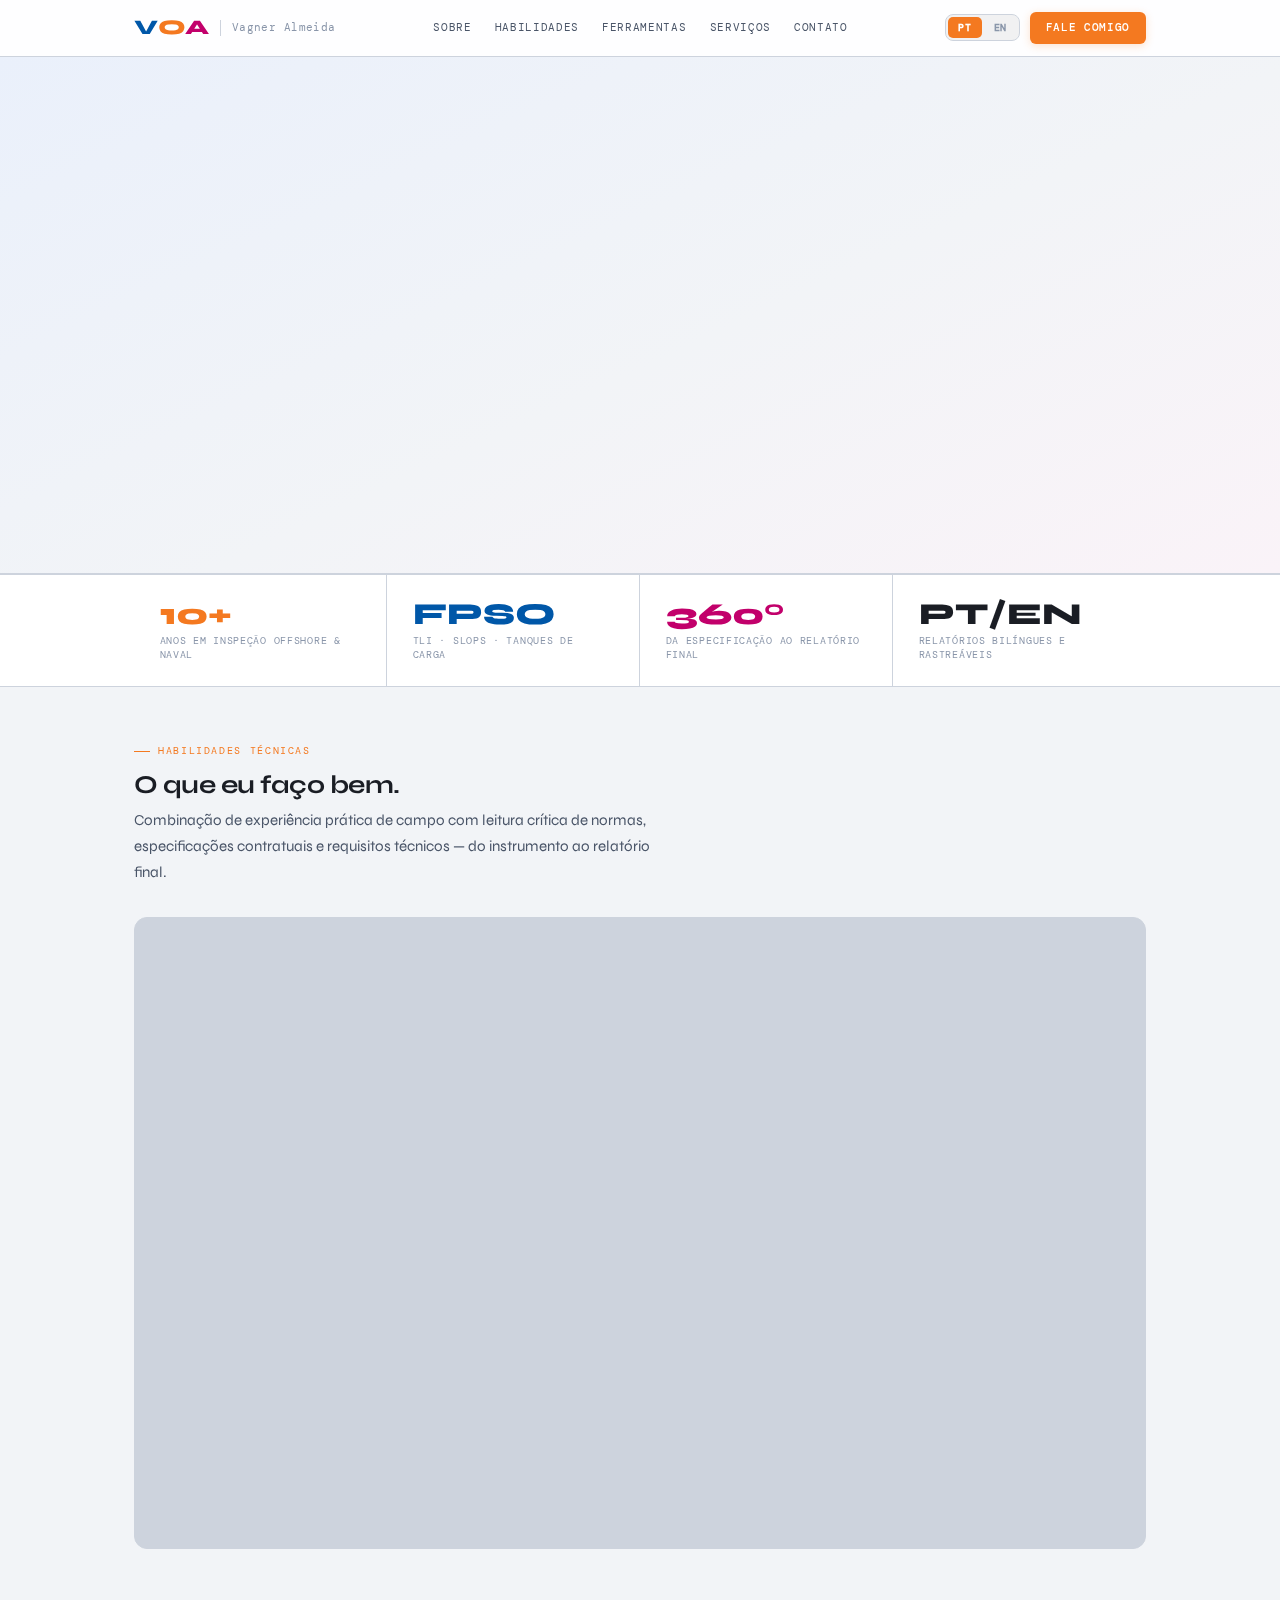
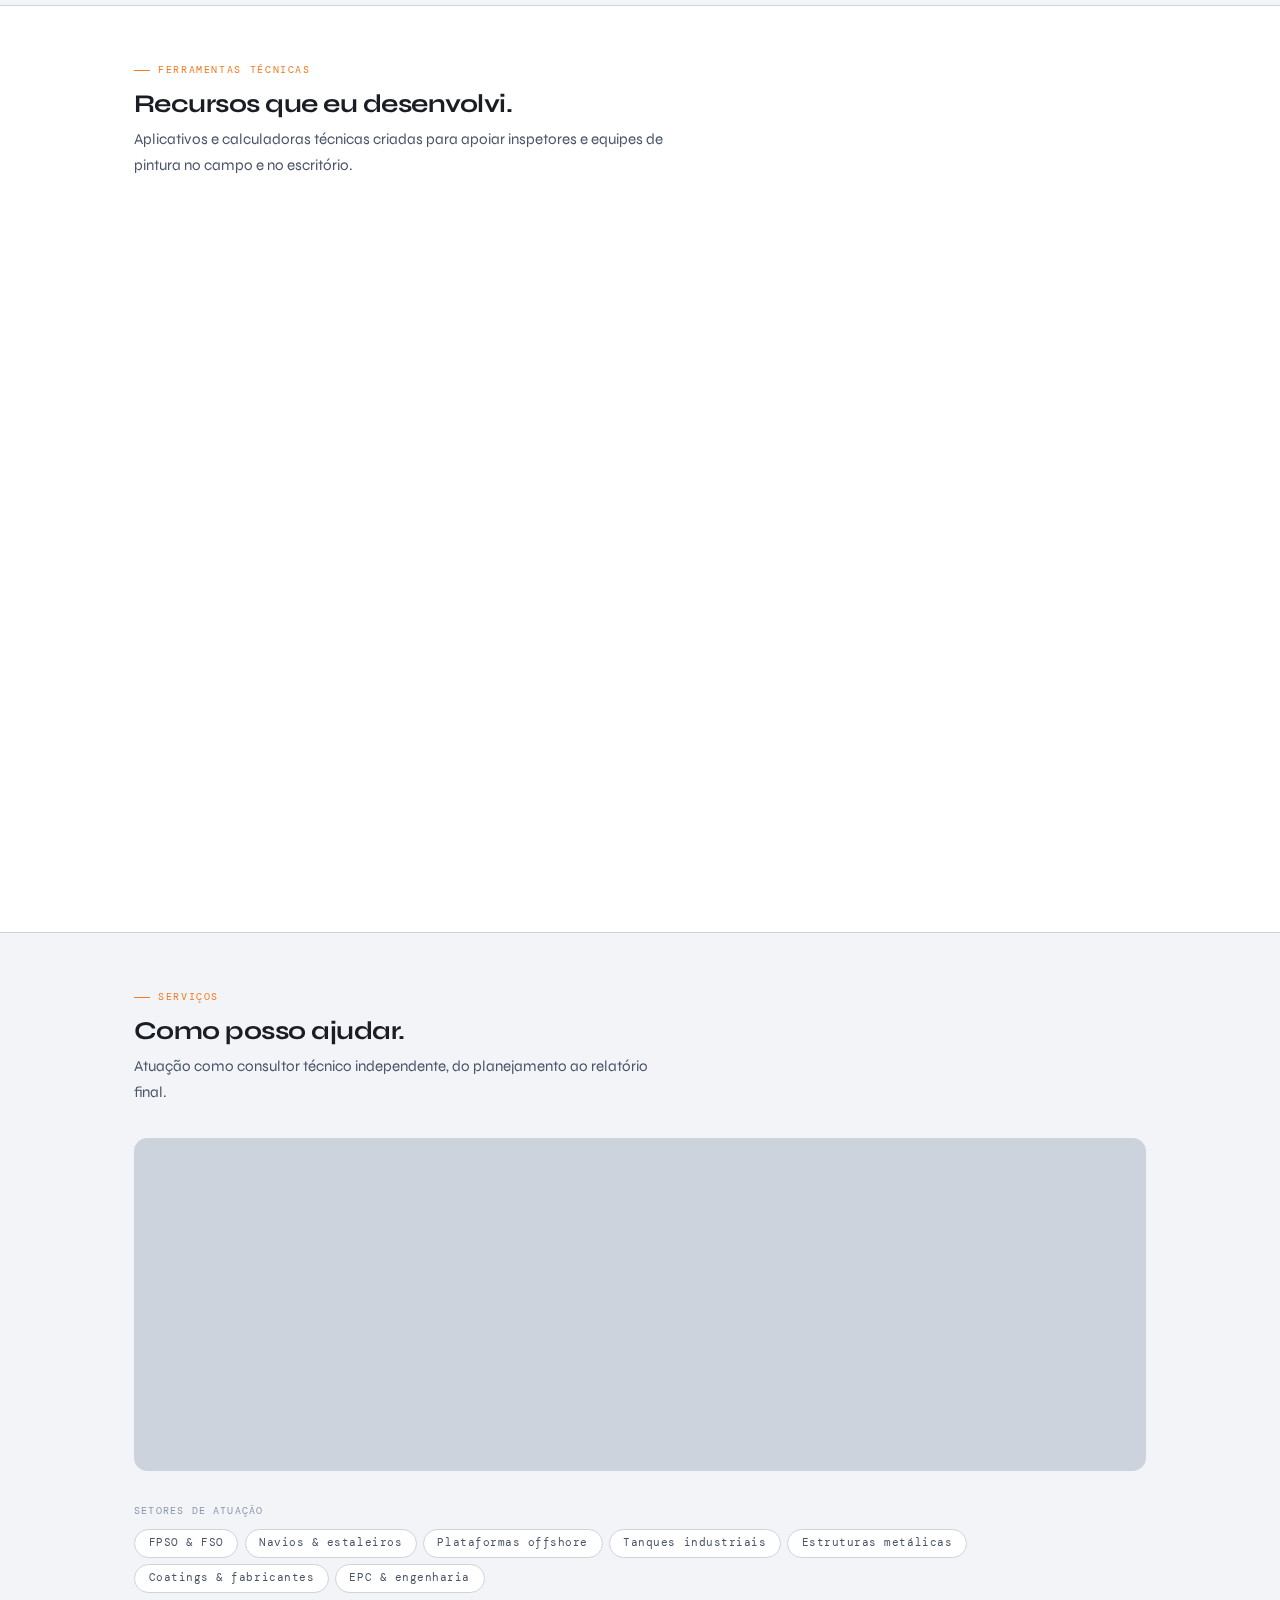
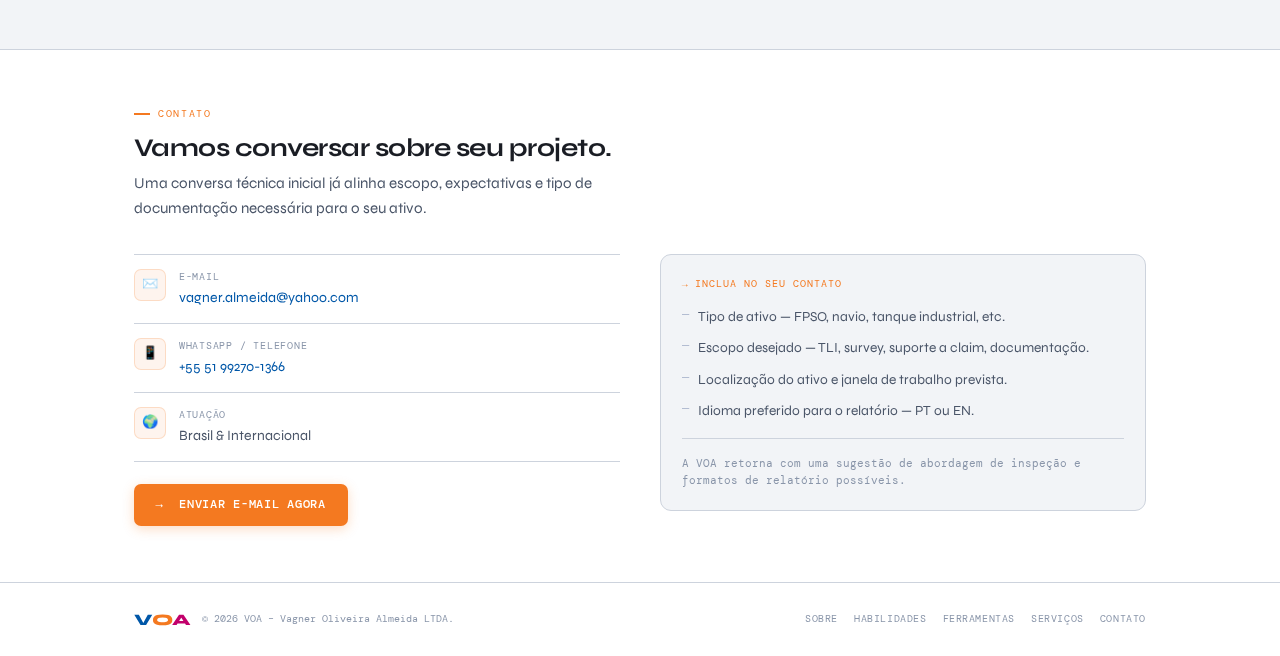
<file: index.html>
<!DOCTYPE html>
<html lang="pt-BR">
<head>
  <meta charset="UTF-8" />
  <title>Vagner Almeida – Inspetor de Pintura & Especialista em Revestimentos</title>
  <meta name="viewport" content="width=device-width, initial-scale=1" />
  <meta name="description" content="Vagner Oliveira Almeida – Consultor independente em inspeção de pintura, TLI e revestimentos para FPSOs, navios e estruturas industriais." />
  <link rel="preconnect" href="https://fonts.googleapis.com" />
  <link rel="preconnect" href="https://fonts.gstatic.com" crossorigin />
  <link href="https://fonts.googleapis.com/css2?family=DM+Mono:ital,wght@0,300;0,400;0,500&family=Syne:wght@400;600;700;800&display=swap" rel="stylesheet" />
  <style>
    :root {
      --v: #0057A8;
      --o: #F47920;
      --a: #C2006B;
      --bg: #f2f4f7;
      --surface: #ffffff;
      --surface2: #e8ecf2;
      --border: #cdd3dd;
      --border2: #b0bad0;
      --text: #1a1d24;
      --text2: #4a5568;
      --text3: #8a96aa;
      --w: 1060px;
      --shadow-sm: 0 1px 4px rgba(26,29,36,0.07);
      --shadow-md: 0 4px 18px rgba(26,29,36,0.10);
    }

    *, *::before, *::after { box-sizing: border-box; margin: 0; padding: 0; }
    html { scroll-behavior: smooth; }
    body {
      font-family: 'Syne', system-ui, sans-serif;
      background: var(--bg);
      color: var(--text);
      line-height: 1.6;
      -webkit-font-smoothing: antialiased;
    }
    a { color: inherit; text-decoration: none; }

    .wrap { max-width: var(--w); margin: 0 auto; padding: 0 1.5rem; }


    


    /* ── LANG TOGGLE (padrão VOA) ── */
    .lang-toggle{display:flex;background:rgba(0,0,0,0.05);border:1.5px solid var(--border);border-radius:8px;padding:2px;gap:2px;flex-shrink:0}
    .lang-btn{padding:4px 10px;font-size:10px;letter-spacing:.07em;border:none;background:transparent;color:var(--text3);cursor:pointer;font-family:'DM Mono',monospace;font-weight:600;border-radius:5px;transition:all .15s;white-space:nowrap}
    .lang-btn.active{background:var(--o);color:#fff;font-weight:bold}
    .lang-btn:not(.active):hover{color:var(--text);background:rgba(0,0,0,0.05)}

    /* HEADER */
    header {
      position: sticky; top: 0; z-index: 100;
      background: rgba(255,255,255,0.9);
      border-bottom: 1px solid var(--border);
      backdrop-filter: blur(16px) saturate(180%);
    }
    .nav {
      display: flex; align-items: center; justify-content: space-between;
      height: 56px; gap: 1rem;
    }
    .logo {
      font-family: 'Syne', sans-serif; font-weight: 800;
      font-size: 1.3rem; letter-spacing: -0.02em;
      display: flex; align-items: center; flex-shrink: 0;
    }
    .logo .v { color: var(--v); }
    .logo .o { color: var(--o); }
    .logo .aa { color: var(--a); }
    .logo-sep { width: 1px; height: 16px; background: var(--border); margin: 0 11px; }
    .logo-sub {
      font-family: 'DM Mono', monospace; font-size: 0.66rem;
      font-weight: 400; color: var(--text3); letter-spacing: 0.04em;
    }
    nav ul {
      display: flex; list-style: none;
      font-family: 'DM Mono', monospace; font-size: 0.7rem;
      letter-spacing: 0.06em; text-transform: uppercase;
    }
    nav ul a {
      display: block; padding: 0.38rem 0.72rem;
      border-radius: 6px; color: var(--text2);
      transition: color 0.15s, background 0.15s;
    }
    nav ul a:hover { color: var(--v); background: #eaf0fb; }
    .nav-cta {
      background: var(--o); color: #fff;
      padding: 0.42rem 1rem; border-radius: 6px;
      font-family: 'DM Mono', monospace; font-size: 0.7rem;
      letter-spacing: 0.06em; text-transform: uppercase; font-weight: 500;
      white-space: nowrap; flex-shrink: 0;
      box-shadow: 0 2px 8px rgba(244,121,32,0.22);
      transition: opacity 0.15s, transform 0.15s;
    }
    .nav-cta:hover { opacity: 0.9; transform: translateY(-1px); }

    /* HERO */
    .hero {
      background: linear-gradient(155deg, #eaf0fb 0%, #f2f4f7 55%, #faf3f8 100%);
      border-bottom: 1px solid var(--border);
      padding: 3.5rem 0 3rem;
    }
    .hero-inner {
      display: grid; grid-template-columns: 1fr 330px;
      gap: 3rem; align-items: center;
    }
    .eyebrow-pill {
      display: inline-flex; align-items: center; gap: 0.45rem;
      font-family: 'DM Mono', monospace; font-size: 0.66rem;
      text-transform: uppercase; letter-spacing: 0.14em; color: var(--v);
      background: rgba(0,87,168,0.08); border: 1px solid rgba(0,87,168,0.18);
      border-radius: 999px; padding: 0.28rem 0.85rem; margin-bottom: 1.1rem;
    }
    .eyebrow-pill::before { content: '●'; font-size: 0.42rem; }
    h1 {
      font-family: 'Syne', sans-serif; font-weight: 800;
      font-size: clamp(1.9rem, 3.6vw, 2.8rem);
      line-height: 1.1; letter-spacing: -0.03em; color: var(--text);
      margin-bottom: 1rem;
    }
    h1 strong { color: var(--v); }
    .hero-desc {
      font-size: 0.97rem; color: var(--text2); max-width: 490px;
      margin-bottom: 1.8rem; line-height: 1.7;
    }
    .hero-actions { display: flex; gap: 0.7rem; flex-wrap: wrap; align-items: center; }

    .btn-primary {
      background: var(--o); color: #fff;
      padding: 0.68rem 1.35rem; border-radius: 7px;
      font-family: 'DM Mono', monospace; font-size: 0.76rem;
      letter-spacing: 0.06em; text-transform: uppercase; font-weight: 500;
      border: none; cursor: pointer; display: inline-flex; align-items: center; gap: 0.4rem;
      box-shadow: 0 3px 12px rgba(244,121,32,0.26);
      transition: opacity 0.15s, transform 0.15s, box-shadow 0.15s;
    }
    .btn-primary:hover { opacity: 0.9; transform: translateY(-2px); box-shadow: 0 7px 18px rgba(244,121,32,0.35); }
    .btn-ghost {
      background: var(--surface); color: var(--v);
      padding: 0.68rem 1.2rem; border-radius: 7px;
      font-family: 'DM Mono', monospace; font-size: 0.76rem;
      letter-spacing: 0.06em; text-transform: uppercase;
      border: 1.5px solid var(--border);
      display: inline-flex; align-items: center; gap: 0.4rem;
      transition: border-color 0.15s, background 0.15s;
    }
    .btn-ghost:hover { border-color: var(--v); background: #eaf0fb; }

    /* Profile Card */
    .profile-card {
      background: var(--surface); border: 1px solid var(--border);
      border-radius: 14px; padding: 1.5rem;
      box-shadow: var(--shadow-md); position: relative; overflow: hidden;
    }
    .profile-card::before {
      content: ''; position: absolute; top: 0; left: 0; right: 0;
      height: 3px; background: linear-gradient(90deg, var(--v), var(--o), var(--a));
    }
    .avatar {
      width: 60px; height: 60px; border-radius: 50%;
      background: linear-gradient(135deg, var(--v), var(--a));
      display: flex; align-items: center; justify-content: center;
      font-family: 'Syne', sans-serif; font-weight: 800; font-size: 1.2rem;
      color: #fff; margin-bottom: 0.8rem;
    }
    .p-name { font-family: 'Syne', sans-serif; font-weight: 700; font-size: 0.94rem; color: var(--text); margin-bottom: 0.18rem; }
    .p-role { font-family: 'DM Mono', monospace; font-size: 0.63rem; color: var(--o); letter-spacing: 0.08em; text-transform: uppercase; margin-bottom: 1rem; }
    .p-grid { display: grid; grid-template-columns: 1fr 1fr; gap: 0.55rem; margin-bottom: 1rem; }
    .pstat {
      background: var(--bg); border: 1px solid var(--border);
      border-radius: 7px; padding: 0.55rem 0.75rem;
    }
    .pstat-v { font-family: 'Syne', sans-serif; font-weight: 700; font-size: 1.15rem; color: var(--text); line-height: 1; }
    .pstat-l { font-family: 'DM Mono', monospace; font-size: 0.58rem; color: var(--text3); text-transform: uppercase; letter-spacing: 0.06em; margin-top: 0.22rem; }
    .chips { display: flex; flex-wrap: wrap; gap: 0.3rem; }
    .chip {
      font-family: 'DM Mono', monospace; font-size: 0.6rem;
      padding: 0.2rem 0.55rem; border-radius: 4px;
      letter-spacing: 0.04em; text-transform: uppercase; font-weight: 500; border: 1px solid;
    }
    .chip-v { background: rgba(0,87,168,0.07); color: var(--v); border-color: rgba(0,87,168,0.2); }
    .chip-o { background: rgba(244,121,32,0.07); color: #c05500; border-color: rgba(244,121,32,0.22); }
    .chip-a { background: rgba(194,0,107,0.07); color: var(--a); border-color: rgba(194,0,107,0.2); }
    .chip-n { background: var(--bg); color: var(--text2); border-color: var(--border); }

    /* METRICS */
    .metrics-row { background: var(--surface); border-top: 1px solid var(--border); border-bottom: 1px solid var(--border); }
    .metrics-grid { display: grid; grid-template-columns: repeat(4,1fr); }
    .m-item { padding: 1.5rem 1.6rem; border-right: 1px solid var(--border); }
    .m-item:last-child { border-right: none; }
    .m-num { font-family: 'Syne', sans-serif; font-weight: 800; font-size: 1.9rem; line-height: 1; margin-bottom: 0.28rem; }
    .m-num.v { color: var(--v); }
    .m-num.o { color: var(--o); }
    .m-num.a { color: var(--a); }
    .m-num.t { color: var(--text); }
    .m-label { font-family: 'DM Mono', monospace; font-size: 0.63rem; color: var(--text3); text-transform: uppercase; letter-spacing: 0.07em; line-height: 1.4; }

    /* SECTIONS */
    section { padding: 3.5rem 0; }
    .s-eye {
      font-family: 'DM Mono', monospace; font-size: 0.64rem;
      letter-spacing: 0.16em; text-transform: uppercase; color: var(--o);
      display: flex; align-items: center; gap: 0.5rem; margin-bottom: 0.65rem;
    }
    .s-eye::before { content: ''; display: inline-block; width: 16px; height: 1.5px; background: var(--o); }
    h2 {
      font-family: 'Syne', sans-serif; font-weight: 700;
      font-size: clamp(1.35rem, 2vw, 1.8rem); letter-spacing: -0.02em;
      color: var(--text); margin-bottom: 0.45rem; line-height: 1.2;
    }
    .s-lead { font-size: 0.95rem; color: var(--text2); max-width: 540px; line-height: 1.7; margin-bottom: 2rem; }

    /* SKILLS */
    .skills-grid {
      display: grid; grid-template-columns: 1fr 1fr;
      gap: 1px; background: var(--border);
      border: 1px solid var(--border); border-radius: 13px; overflow: hidden;
    }
    .sk-card { background: var(--surface); padding: 1.35rem 1.35rem 1.35rem 1.7rem; position: relative; transition: background 0.15s; }
    .sk-card:hover { background: #f8faff; }
    .sk-bar { position: absolute; top: 0; left: 0; bottom: 0; width: 3px; }
    .sk-icon { font-size: 1.2rem; margin-bottom: 0.5rem; }
    .sk-title { font-family: 'Syne', sans-serif; font-weight: 700; font-size: 0.9rem; color: var(--text); margin-bottom: 0.38rem; }
    .sk-desc { font-size: 0.85rem; color: var(--text2); line-height: 1.6; margin-bottom: 0.75rem; }
    .tags { display: flex; flex-wrap: wrap; gap: 0.28rem; }
    .tag { font-family: 'DM Mono', monospace; font-size: 0.58rem; color: var(--text3); border: 1px solid var(--border); background: var(--bg); padding: 0.13rem 0.48rem; border-radius: 3px; }

    /* TOOLS */
    .tools-section { background: var(--surface); border-top: 1px solid var(--border); border-bottom: 1px solid var(--border); }
    .tool-card {
      background: var(--surface); border: 1.5px solid var(--border);
      border-radius: 13px; padding: 1.6rem;
      display: grid; grid-template-columns: 1fr auto; gap: 2rem; align-items: center;
      margin-bottom: 1rem; position: relative; overflow: hidden;
      transition: border-color 0.2s, box-shadow 0.2s;
    }
    .tool-card:last-child { margin-bottom: 0; }
    .tool-card:hover { border-color: var(--border2); box-shadow: var(--shadow-md); }
    .tool-stripe { position: absolute; top: 0; left: 0; right: 0; height: 3px; }
    .ts-blue { background: linear-gradient(90deg, var(--v), #2480d6); }
    .ts-mag  { background: linear-gradient(90deg, var(--a), #d93080); }
    .ts-teal { background: linear-gradient(90deg, #0a7a6a, #0fb89e); }
    .tool-eye {
      font-family: 'DM Mono', monospace; font-size: 0.63rem;
      letter-spacing: 0.12em; text-transform: uppercase; color: var(--v);
      display: flex; align-items: center; gap: 0.38rem; margin-bottom: 0.45rem;
    }
    .tool-eye.mag { color: var(--a); }
    .tool-eye::before { content: '◆'; font-size: 0.42rem; color: var(--o); }
    .tool-title { font-family: 'Syne', sans-serif; font-weight: 700; font-size: 1.15rem; color: var(--text); margin-bottom: 0.38rem; }
    .tool-desc { font-size: 0.88rem; color: var(--text2); line-height: 1.65; max-width: 520px; margin-bottom: 0.85rem; }
    .tool-cta { display: flex; flex-direction: column; align-items: center; gap: 0.45rem; flex-shrink: 0; }
    .btn-launch {
      display: inline-flex; align-items: center; gap: 0.45rem;
      padding: 0.65rem 1.25rem; border-radius: 7px;
      font-family: 'DM Mono', monospace; font-size: 0.72rem;
      letter-spacing: 0.06em; text-transform: uppercase; font-weight: 500;
      color: #fff; white-space: nowrap;
      transition: opacity 0.15s, transform 0.15s, box-shadow 0.15s;
    }
    .btn-launch.blue { background: var(--v); box-shadow: 0 3px 12px rgba(0,87,168,0.22); }
    .btn-launch.blue:hover { opacity: 0.9; transform: translateY(-2px); box-shadow: 0 7px 18px rgba(0,87,168,0.32); }
    .btn-launch.mag { background: var(--a); box-shadow: 0 3px 12px rgba(194,0,107,0.2); }
    .btn-launch.mag:hover { opacity: 0.9; transform: translateY(-2px); box-shadow: 0 7px 18px rgba(194,0,107,0.3); }
    .btn-launch.teal { background: #0a7a6a; box-shadow: 0 3px 12px rgba(10,122,106,0.22); }
    .btn-launch.teal:hover { opacity: 0.9; transform: translateY(-2px); box-shadow: 0 7px 18px rgba(10,122,106,0.32); }
    .btn-launch.mag:hover { opacity: 0.9; transform: translateY(-2px); box-shadow: 0 7px 18px rgba(194,0,107,0.3); }
    .t-note { font-family: 'DM Mono', monospace; font-size: 0.58rem; color: var(--text3); letter-spacing: 0.04em; text-align: center; }

    /* SERVICES */
    .svc-grid {
      display: grid; grid-template-columns: repeat(3,1fr);
      gap: 1px; background: var(--border);
      border: 1px solid var(--border); border-radius: 13px; overflow: hidden;
    }
    .svc-card { background: var(--surface); padding: 1.3rem; transition: background 0.15s; }
    .svc-card:hover { background: #f8faff; }
    .svc-num { font-family: 'DM Mono', monospace; font-size: 0.6rem; letter-spacing: 0.1em; color: var(--a); margin-bottom: 0.6rem; }
    .svc-title { font-family: 'Syne', sans-serif; font-weight: 700; font-size: 0.88rem; color: var(--text); margin-bottom: 0.38rem; line-height: 1.3; }
    .svc-desc { font-size: 0.83rem; color: var(--text2); line-height: 1.6; }

    .sectors-wrap { margin-top: 2rem; }
    .sec-label { font-family: 'DM Mono', monospace; font-size: 0.62rem; text-transform: uppercase; letter-spacing: 0.12em; color: var(--text3); margin-bottom: 0.6rem; }
    .sectors-row { display: flex; flex-wrap: wrap; gap: 0.38rem; }
    .sec-pill {
      font-family: 'DM Mono', monospace; font-size: 0.66rem;
      letter-spacing: 0.05em; color: var(--text2);
      border: 1px solid var(--border); background: var(--surface);
      border-radius: 999px; padding: 0.32rem 0.85rem;
      transition: border-color 0.15s, color 0.15s, background 0.15s;
    }
    .sec-pill:hover { border-color: var(--v); color: var(--v); background: #eaf0fb; }

    /* CONTACT */
    .contact-section { background: var(--surface); border-top: 1px solid var(--border); }
    .ct-layout { display: grid; grid-template-columns: 1fr 1fr; gap: 2.5rem; align-items: start; }
    .ct-row {
      display: flex; align-items: flex-start; gap: 0.8rem;
      padding: 0.85rem 0; border-bottom: 1px solid var(--border);
    }
    .ct-row:first-child { border-top: 1px solid var(--border); }
    .ct-icon {
      width: 32px; height: 32px; border-radius: 7px;
      background: rgba(244,121,32,0.08); border: 1px solid rgba(244,121,32,0.2);
      display: flex; align-items: center; justify-content: center;
      font-size: 0.82rem; flex-shrink: 0;
    }
    .ct-key { font-family: 'DM Mono', monospace; font-size: 0.6rem; color: var(--text3); text-transform: uppercase; letter-spacing: 0.08em; margin-bottom: 0.18rem; }
    .ct-val { font-size: 0.88rem; color: var(--text); }
    .ct-val a { color: var(--v); transition: opacity 0.15s; }
    .ct-val a:hover { opacity: 0.7; }
    .scope-box { background: var(--bg); border: 1px solid var(--border); border-radius: 11px; padding: 1.3rem; }
    .scope-head { font-family: 'DM Mono', monospace; font-size: 0.62rem; color: var(--o); text-transform: uppercase; letter-spacing: 0.1em; margin-bottom: 0.85rem; display: flex; align-items: center; gap: 0.38rem; }
    .scope-head::before { content: '→'; }
    .scope-item { display: flex; align-items: flex-start; gap: 0.55rem; margin-bottom: 0.6rem; font-size: 0.86rem; color: var(--text2); }
    .scope-item::before { content: '—'; color: var(--border2); font-family: 'DM Mono', monospace; font-size: 0.72rem; flex-shrink: 0; margin-top: 0.07rem; }

    /* FOOTER */
    footer { border-top: 1px solid var(--border); background: var(--surface); padding: 1.5rem 0; }
    .ft-inner { display: flex; align-items: center; justify-content: space-between; flex-wrap: wrap; gap: 1rem; }
    .ft-brand { display: flex; align-items: center; gap: 0.7rem; }
    .ft-logo { font-family: 'Syne', sans-serif; font-weight: 800; font-size: 1rem; }
    .ft-copy { font-family: 'DM Mono', monospace; font-size: 0.62rem; color: var(--text3); }
    .ft-nav { display: flex; gap: 1rem; font-family: 'DM Mono', monospace; font-size: 0.62rem; letter-spacing: 0.06em; text-transform: uppercase; color: var(--text3); }
    .ft-nav a:hover { color: var(--v); }

    /* ANIMATIONS */
    @keyframes fadeUp { from { opacity:0; transform:translateY(16px); } to { opacity:1; transform:translateY(0); } }
    .fu { opacity:0; animation: fadeUp 0.5s ease forwards; }
    .d1 { animation-delay:0.08s; } .d2 { animation-delay:0.18s; } .d3 { animation-delay:0.3s; } .d4 { animation-delay:0.44s; }

    /* RESPONSIVE */
    @media (max-width: 860px) {
      .hero-inner { grid-template-columns: 1fr; }
      .profile-card { max-width: 360px; }
      .skills-grid { grid-template-columns: 1fr; }
      .svc-grid { grid-template-columns: 1fr 1fr; }
      .metrics-grid { grid-template-columns: 1fr 1fr; }
      .m-item:nth-child(2) { border-right: none; }
      .m-item { border-bottom: 1px solid var(--border); }
      .m-item:nth-child(3), .m-item:nth-child(4) { border-bottom: none; }
      .ct-layout { grid-template-columns: 1fr; }
      .tool-card { grid-template-columns: 1fr; }
    }
    @media (max-width: 580px) {
      nav ul { display: none; }
      .svc-grid { grid-template-columns: 1fr; }
    }
  </style>
</head>
<body>

<header>
  <div class="wrap">
    <div class="nav">
      <div class="logo">
        <span class="v">V</span><span class="o">O</span><span class="aa">A</span>
        <div class="logo-sep"></div>
        <span class="logo-sub">Vagner Almeida</span>
      </div>
      <nav>
        <ul>
          <li><a href="#sobre" data-i18n="nav.about">Sobre</a></li>
          <li><a href="#habilidades" data-i18n="nav.skills">Habilidades</a></li>
          <li><a href="#ferramentas" data-i18n="nav.tools">Ferramentas</a></li>
          <li><a href="#servicos" data-i18n="nav.services">Serviços</a></li>
          <li><a href="#contato" data-i18n="nav.contact">Contato</a></li>
        </ul>
      </nav>
      <div style="display:flex;align-items:center;gap:0.6rem;">
        <div class="lang-toggle">
          <button class="lang-btn active" id="lb-pt" onclick="setLang('pt')">PT</button>
          <button class="lang-btn" id="lb-en" onclick="setLang('en')">EN</button>
        </div>
        <a href="#contato" class="nav-cta" id="nav-cta-btn" data-i18n="nav.cta">Fale comigo</a>
      </div>
    </div>
  </div>
</header>

<section class="hero" id="sobre">
  <div class="wrap">
    <div class="hero-inner">
      <div>
        <div class="eyebrow-pill fu" data-i18n="hero.eyebrow">Consultor independente · Inspeção de pintura</div>
        <h1 class="fu d1"><span data-i18n="hero.h1">Especialista em</span><br /><strong data-i18n="hero.h1b">revestimentos</strong><br /><span data-i18n="hero.h1c">e integridade</span><br /><span data-i18n="hero.h1d">de ativos críticos.</span></h1>
        <p class="hero-desc fu d2" data-i18n="hero.desc">Mais de 10 anos de campo em FPSOs, navios e estruturas industriais. Inspeções estruturadas, documentação rastreável e suporte técnico independente para operadores, estaleiros e fabricantes de tinta.</p>
        <div class="hero-actions fu d3">
          <a href="#contato" class="btn-primary" data-i18n="hero.cta1">→&nbsp; Agendar conversa</a>
          <a href="#ferramentas" class="btn-ghost" data-i18n="hero.cta2">◆&nbsp; Ver ferramentas</a>
        </div>
      </div>

      <div class="profile-card fu d4">
        <div class="avatar">VA</div>
        <div class="p-name">Vagner Oliveira Almeida</div>
        <div class="p-role" data-i18n="profile.role">Paint Inspector · Coating Consultant</div>
        <div class="p-grid">
          <div class="pstat">
            <div class="pstat-v" style="color:var(--v);">10+</div>
            <div class="pstat-l">Anos de campo</div>
          </div>
          <div class="pstat">
            <div class="pstat-v" style="color:var(--o);">FPSO</div>
            <div class="pstat-l">Foco offshore</div>
          </div>
          <div class="pstat" style="grid-column:1/-1;">
            <div class="pstat-v" style="font-size:0.92rem;">Brasil &amp; Internacional</div>
            <div class="pstat-l">Projetos locais e globais</div>
          </div>
        </div>
        <div class="chips">
          <span class="chip chip-v">TLI</span>
          <span class="chip chip-o">DFT / Pit gauge</span>
          <span class="chip chip-a">ISO 4628</span>
          <span class="chip chip-n">ASTM D610</span>
          <span class="chip chip-v">Pull-off</span>
          <span class="chip chip-o">Claims</span>
          <span class="chip chip-n">CQM</span>
        </div>
      </div>
    </div>
  </div>
</section>

<div class="metrics-row">
  <div class="wrap">
    <div class="metrics-grid">
      <div class="m-item"><div class="m-num o">10+</div><div class="m-label" data-i18n="metrics.m1">Anos em inspeção offshore &amp; naval</div></div>
      <div class="m-item"><div class="m-num v">FPSO</div><div class="m-label" data-i18n="metrics.m2">TLI · slops · tanques de carga</div></div>
      <div class="m-item"><div class="m-num a">360°</div><div class="m-label" data-i18n="metrics.m3">Da especificação ao relatório final</div></div>
      <div class="m-item"><div class="m-num t">PT/EN</div><div class="m-label" data-i18n="metrics.m4">Relatórios bilíngues e rastreáveis</div></div>
    </div>
  </div>
</div>

<section id="habilidades">
  <div class="wrap">
    <div class="s-eye">Habilidades técnicas</div>
    <h2 data-i18n="skills.h2">O que eu faço bem.</h2>
    <p class="s-lead">Combinação de experiência prática de campo com leitura crítica de normas, especificações contratuais e requisitos técnicos — do instrumento ao relatório final.</p>
    <div class="skills-grid">
      <div class="sk-card">
        <div class="sk-bar" style="background:var(--o);"></div>
        <div class="sk-icon">🔍</div>
        <div class="sk-title" data-i18n="sk1.title">Inspeção instrumental &amp; visual</div>
        <div class="sk-desc">Medição de DFT com múltiplos instrumentos, pit gauge, testes de aderência (pull-off), avaliação de perfil de ancoragem e condições de aplicação — ponto de orvalho, temperatura de superfície.</div>
        <div class="tags"><span class="tag">DFT</span><span class="tag">Pit gauge</span><span class="tag">Pull-off</span><span class="tag">Elcometer</span><span class="tag">PosiTector</span></div>
      </div>
      <div class="sk-card">
        <div class="sk-bar" style="background:var(--v);"></div>
        <div class="sk-icon">🛢️</div>
        <div class="sk-title" data-i18n="sk2.title">Tank Lining Inspection (TLI)</div>
        <div class="sk-desc">Inspeção estruturada por cells e bays em COTs, slops e tanques de água produzida em FPSOs e navios. Mapeamento de defeitos, evidências fotográficas e emissão de relatório final.</div>
        <div class="tags"><span class="tag">COT</span><span class="tag">Slops</span><span class="tag">Cells / Bays</span><span class="tag">FPSO</span></div>
      </div>
      <div class="sk-card">
        <div class="sk-bar" style="background:var(--a);"></div>
        <div class="sk-icon">📋</div>
        <div class="sk-title" data-i18n="sk3.title">Normas &amp; avaliação de falhas</div>
        <div class="sk-desc">Classificação de falhas conforme ISO 4628, ASTM D610 e escala europeia. Identificação de causas prováveis (root cause) e avaliação de extensão de reparo.</div>
        <div class="tags"><span class="tag">ISO 4628</span><span class="tag">ASTM D610</span><span class="tag">Root cause</span><span class="tag">NACE</span><span class="tag">ISO 8501</span></div>
      </div>
      <div class="sk-card">
        <div class="sk-bar" style="background:var(--border2);"></div>
        <div class="sk-icon">📄</div>
        <div class="sk-title" data-i18n="sk4.title">Documentação técnica &amp; relatórios</div>
        <div class="sk-desc">Relatórios bilíngues, flash reports, databooks, croquis e timesheets. Suporte documental para claims, auditorias e negociações técnicas.</div>
        <div class="tags"><span class="tag">Flash reports</span><span class="tag">Databooks</span><span class="tag">Croquis</span><span class="tag">EN / PT</span><span class="tag">Claims</span></div>
      </div>
      <div class="sk-card">
        <div class="sk-bar" style="background:var(--v);"></div>
        <div class="sk-icon">🔧</div>
        <div class="sk-title" data-i18n="sk5.title">Especificação &amp; suporte a projetos</div>
        <div class="sk-desc">Leitura crítica de especificações, P&amp;IDs, PINTs, procedimentos de aplicação e planos de inspeção e teste (PIT). Seleção de sistemas de coating.</div>
        <div class="tags"><span class="tag">PIT</span><span class="tag">PINT</span><span class="tag">P&amp;ID</span><span class="tag">Newbuilds</span><span class="tag">Dry docking</span></div>
      </div>
      <div class="sk-card">
        <div class="sk-bar" style="background:var(--o);"></div>
        <div class="sk-icon">🤝</div>
        <div class="sk-title" data-i18n="sk6.title">Interface técnica &amp; claims</div>
        <div class="sk-desc">Suporte técnico independente em disputas entre operador, estaleiro e fabricante de tinta. Organização de evidências e histórico para claims de pintura.</div>
        <div class="tags"><span class="tag">Operadores</span><span class="tag">Estaleiros</span><span class="tag">Fabricantes</span><span class="tag">Independente</span></div>
      </div>
    </div>
  </div>
</section>

<section class="tools-section" id="ferramentas">
  <div class="wrap">
    <div class="s-eye">Ferramentas técnicas</div>
    <h2 data-i18n="tools.h2">Recursos que eu desenvolvi.</h2>
    <p class="s-lead">Aplicativos e calculadoras técnicas criadas para apoiar inspetores e equipes de pintura no campo e no escritório.</p>

    <div class="tool-card">
      <div class="tool-stripe ts-blue"></div>
      <div>
        <div class="tool-eye">App técnico · Gratuito</div>
        <div class="tool-title" data-i18n="tools.t1title">Avaliador de Grau de Alcance de Falhas</div>
        <div class="tool-desc"><span>Ferramenta para avaliação e classificação de falhas em revestimentos conforme <strong>ISO 4628</strong>, <strong>ASTM D610</strong> e a <strong>Escala Europeia</strong>. Padrões visuais de referência e geração de laudos técnicos.</span></div>
        <div class="chips">
          <span class="chip chip-v">ISO 4628</span>
          <span class="chip chip-o">ASTM D610</span>
          <span class="chip chip-a">Escala Europeia</span>
          <span class="chip chip-n">Laudo técnico</span>
        </div>
      </div>
      <div class="tool-cta">
        <a href="avaliador/index.html" class="btn-launch blue" data-i18n="tools.t1btn">◆ &nbsp;Acessar avaliador</a>
        <div class="t-note">Sem cadastro · Uso imediato</div>
      </div>
    </div>

    <div class="tool-card">
      <div class="tool-stripe ts-mag"></div>
      <div>
        <div class="tool-eye mag">Calculadora · Gratuita</div>
        <div class="tool-title" data-i18n="tools.t2title">Calculadora de Ponto de Orvalho</div>
        <div class="tool-desc"><span>Calcule o ponto de orvalho a partir de temperatura do ar e umidade relativa usando a <strong>fórmula de Magnus</strong>. Avalie risco de condensação com indicadores visuais de ΔT e alertas automáticos.</span></div>
        <div class="chips">
          <span class="chip chip-a">Fórmula Magnus</span>
          <span class="chip chip-n">Delta T</span>
          <span class="chip chip-n">Alerta ΔT &lt; 3°C</span>
        </div>
      </div>
      <div class="tool-cta">
        <a href="ponto-de-orvalho.html" class="btn-launch mag" data-i18n="tools.t2btn">◆ &nbsp;Abrir calculadora</a>
        <div class="t-note">Acesso direto</div>
      </div>
    </div>

    <div class="tool-card">
      <div class="tool-stripe ts-teal"></div>
      <div>
        <div class="tool-eye" style="color:#0a7a6a;">Calculadora · Gratuita</div>
        <div class="tool-title" data-i18n="tools.t3title">Comparador de Tintas</div>
        <div class="tool-desc">Compara até 5 tintas calculando rendimento teórico e prático, WFT, custo por m² e custo total de material. Baseado em SV, DFT e eficiência de aplicação.</div>
        <div class="chips">
          <span class="chip chip-n">Rendimento RT/RP</span>
          <span class="chip chip-n">WFT</span>
          <span class="chip chip-n">Custo por m²</span>
          <span class="chip chip-n">Até 5 tintas</span>
        </div>
      </div>
      <div class="tool-cta">
        <a href="comparador/index.html" class="btn-launch teal" data-i18n="tools.t3btn">◆ &nbsp;Abrir comparador</a>
        <div class="t-note">Sem cadastro · Uso imediato</div>
      </div>
    </div>
  </div>
</section>

<section id="servicos">
  <div class="wrap">
    <div class="s-eye">Serviços</div>
    <h2 data-i18n="svc.h2">Como posso ajudar.</h2>
    <p class="s-lead">Atuação como consultor técnico independente, do planejamento ao relatório final.</p>
    <div class="svc-grid">
      <div class="svc-card"><div class="svc-num">01</div><div class="svc-title" data-i18n="svc1.title">Inspeção de pintura &amp; TLI</div><div class="svc-desc">Inspeção visual e instrumental em tanques, convés e estruturas com mapeamento por cells/bays, DFT, pit gauge e verificação de especificações.</div></div>
      <div class="svc-card"><div class="svc-num">02</div><div class="svc-title" data-i18n="svc2.title">Surveys e perícias</div><div class="svc-desc">Avaliação independente de falhas, root cause e suporte técnico em discussões entre operador, estaleiro e fabricante de tinta.</div></div>
      <div class="svc-card"><div class="svc-num">03</div><div class="svc-title" data-i18n="svc3.title">Documentação &amp; relatórios</div><div class="svc-desc">Relatórios bilíngues, flash reports, databooks, croquis e timesheets com rastreabilidade e alinhamento contratual.</div></div>
      <div class="svc-card"><div class="svc-num">04</div><div class="svc-title" data-i18n="svc4.title">Suporte a projetos</div><div class="svc-desc">Leitura crítica de especificações, procedimentos de aplicação, seleção de sistemas de coating e planos de inspeção e teste.</div></div>
      <div class="svc-card"><div class="svc-num">05</div><div class="svc-title" data-i18n="svc5.title">Claims &amp; disputas técnicas</div><div class="svc-desc">Organização de evidências, relatórios técnicos e histórico de inspeções para claims, disputas contratuais e negociações.</div></div>
      <div class="svc-card"><div class="svc-num">06</div><div class="svc-title" data-i18n="svc6.title">Treinamentos &amp; coaching</div><div class="svc-desc">Capacitação prática para times de inspeção em critérios de aceitação, registro de defeitos e documentação de campo.</div></div>
    </div>
    <div class="sectors-wrap">
      <div class="sec-label">Setores de atuação</div>
      <div class="sectors-row">
        <span class="sec-pill">FPSO &amp; FSO</span>
        <span class="sec-pill">Navios &amp; estaleiros</span>
        <span class="sec-pill">Plataformas offshore</span>
        <span class="sec-pill">Tanques industriais</span>
        <span class="sec-pill">Estruturas metálicas</span>
        <span class="sec-pill">Coatings &amp; fabricantes</span>
        <span class="sec-pill">EPC &amp; engenharia</span>
      </div>
    </div>
  </div>
</section>

<section class="contact-section" id="contato">
  <div class="wrap">
    <div class="s-eye">Contato</div>
    <h2 data-i18n="ct.h2">Vamos conversar sobre seu projeto.</h2>
    <p class="s-lead">Uma conversa técnica inicial já alinha escopo, expectativas e tipo de documentação necessária para o seu ativo.</p>
    <div class="ct-layout">
      <div>
        <div class="ct-row">
          <div class="ct-icon">✉️</div>
          <div><div class="ct-key">E-mail</div><div class="ct-val"><a href="mailto:vagner.almeida@yahoo.com">vagner.almeida@yahoo.com</a></div></div>
        </div>
        <div class="ct-row">
          <div class="ct-icon">📱</div>
          <div><div class="ct-key">WhatsApp / Telefone</div><div class="ct-val"><a href="https://wa.me/5551992701366" target="_blank">+55 51 99270-1366</a></div></div>
        </div>
        <div class="ct-row">
          <div class="ct-icon">🌍</div>
          <div><div class="ct-key">Atuação</div><div class="ct-val" style="color:var(--text2);">Brasil &amp; Internacional</div></div>
        </div>
        <div style="margin-top:1.4rem;">
          <a href="mailto:vagner.almeida@yahoo.com" class="btn-primary" data-i18n="ct.btn">→&nbsp; Enviar e-mail agora</a>
        </div>
      </div>
      <div class="scope-box">
        <div class="scope-head">Inclua no seu contato</div>
        <div class="scope-item">Tipo de ativo — FPSO, navio, tanque industrial, etc.</div>
        <div class="scope-item">Escopo desejado — TLI, survey, suporte a claim, documentação.</div>
        <div class="scope-item">Localização do ativo e janela de trabalho prevista.</div>
        <div class="scope-item">Idioma preferido para o relatório — PT ou EN.</div>
        <div style="margin-top:1rem; padding-top:1rem; border-top:1px solid var(--border); font-family:'DM Mono',monospace; font-size:0.68rem; color:var(--text3); line-height:1.55;">
          A VOA retorna com uma sugestão de abordagem de inspeção e formatos de relatório possíveis.
        </div>
      </div>
    </div>
  </div>
</section>

<footer>
  <div class="wrap">
    <div class="ft-inner">
      <div class="ft-brand">
        <div class="ft-logo"><span style="color:var(--v);">V</span><span style="color:var(--o);">O</span><span style="color:var(--a);">A</span></div>
        <div class="ft-copy">© <span id="year"></span> VOA – Vagner Oliveira Almeida LTDA.</div>
      </div>
      <div class="ft-nav">
        <a href="#sobre" data-i18n="nav.about">Sobre</a>
        <a href="#habilidades" data-i18n="nav.skills">Habilidades</a>
        <a href="#ferramentas" data-i18n="nav.tools">Ferramentas</a>
        <a href="#servicos" data-i18n="nav.services">Serviços</a>
        <a href="#contato" data-i18n="nav.contact">Contato</a>
      </div>
    </div>
  </div>
</footer>

<script>
  // ════════════════════════════════════════
  // VOA i18n — PT / EN
  // ════════════════════════════════════════
  const I18N = {
    pt: {
      'nav.about':'Sobre','nav.skills':'Habilidades','nav.tools':'Ferramentas',
      'nav.services':'Serviços','nav.contact':'Contato','nav.cta':'Fale comigo',
      'hero.eyebrow':'Consultor independente · Inspeção de pintura',
      'hero.h1':'Especialista em','hero.h1b':'revestimentos',
      'hero.h1c':'e integridade','hero.h1d':'de ativos críticos.',
      'hero.desc':'Mais de 10 anos de campo em FPSOs, navios e estruturas industriais. Inspeções estruturadas, documentação rastreável e suporte técnico independente para operadores, estaleiros e fabricantes de tinta.',
      'hero.cta1':'→  Agendar conversa','hero.cta2':'◆  Ver ferramentas',
      'profile.role':'Inspetor de Pintura · Consultor',
      'metrics.m1':'Anos em inspeção offshore & naval','metrics.m2':'TLI · slops · tanques de carga',
      'metrics.m3':'Da especificação ao relatório final','metrics.m4':'Relatórios bilíngues e rastreáveis',
      'skills.h2':'O que eu faço bem.',
      'sk1.title':'Inspeção instrumental & visual',
      'sk2.title':'Tank Lining Inspection (TLI)',
      'sk3.title':'Normas & avaliação de falhas',
      'sk4.title':'Documentação técnica & relatórios',
      'sk5.title':'Especificação & suporte a projetos',
      'sk6.title':'Interface técnica & claims',
      'tools.h2':'Recursos que eu desenvolvi.',
      'tools.t1title':'Avaliador de Grau de Alcance de Falhas',
      'tools.t1btn':'◆  Acessar avaliador',
      'tools.t2title':'Calculadora de Ponto de Orvalho',
      'tools.t2btn':'◆  Abrir calculadora',
      'svc.h2':'Como posso ajudar.',
      'svc1.title':'Inspeção de pintura & TLI','svc2.title':'Surveys e perícias',
      'svc3.title':'Documentação & relatórios','svc4.title':'Suporte a projetos',
      'svc5.title':'Claims & disputas técnicas','svc6.title':'Treinamentos & coaching',
      'ct.h2':'Vamos conversar sobre seu projeto.',
      'tools.t3title':'Comparador de Tintas',
      'tools.t3btn':'◆  Abrir comparador',
      'ct.btn':'→  Enviar e-mail agora',
    },
    en: {
      'nav.about':'About','nav.skills':'Skills','nav.tools':'Tools',
      'nav.services':'Services','nav.contact':'Contact','nav.cta':'Get in touch',
      'hero.eyebrow':'Independent coating consultant',
      'hero.h1':'Specialist in','hero.h1b':'coatings',
      'hero.h1c':'and asset','hero.h1d':'integrity.',
      'hero.desc':'Over 10 years of field experience in FPSOs, vessels and industrial structures. Structured inspections, traceable documentation and independent technical support for operators, shipyards and paint manufacturers.',
      'hero.cta1':'→  Schedule a call','hero.cta2':'◆  View tools',
      'profile.role':'Paint Inspector · Coating Consultant',
      'metrics.m1':'Years in offshore & marine inspection','metrics.m2':'TLI · slops · cargo tanks',
      'metrics.m3':'From specification to final report','metrics.m4':'Bilingual and traceable reports',
      'skills.h2':'What I do well.',
      'sk1.title':'Instrumental & visual inspection',
      'sk2.title':'Tank Lining Inspection (TLI)',
      'sk3.title':'Standards & failure assessment',
      'sk4.title':'Technical documentation & reports',
      'sk5.title':'Specification & project support',
      'sk6.title':'Technical interface & claims',
      'tools.h2':'Resources I developed.',
      'tools.t1title':'Coating Failure Grade Evaluator',
      'tools.t1btn':'◆  Open evaluator',
      'tools.t2title':'Dew Point Calculator',
      'tools.t2btn':'◆  Open calculator',
      'svc.h2':'How I can help.',
      'svc1.title':'Coating inspection & TLI','svc2.title':'Surveys and investigations',
      'svc3.title':'Documentation & reports','svc4.title':'Project support',
      'svc5.title':'Claims & technical disputes','svc6.title':'Training & coaching',
      'tools.t3title':'Paint Comparator',
      'tools.t3btn':'◆  Open comparator',
      'ct.h2':"Let's talk about your project.",
      'ct.btn':'→  Send email now',
    }
  };

  function setLang(lang) {
    document.documentElement.lang = lang === 'pt' ? 'pt-BR' : 'en';
    document.getElementById('lb-pt').classList.toggle('active', lang === 'pt');
    document.getElementById('lb-en').classList.toggle('active', lang === 'en');
    const s = I18N[lang];
    document.querySelectorAll('[data-i18n]').forEach(el => {
      const k = el.getAttribute('data-i18n');
      if (s[k] !== undefined) el.textContent = s[k];
    });
    document.title = lang === 'pt'
      ? 'Vagner Almeida – Inspetor de Pintura & Especialista em Revestimentos'
      : 'Vagner Almeida – Paint Inspector & Coating Specialist';
  }

  // ── init ──
  document.getElementById('year').textContent = new Date().getFullYear();

  const obs = new IntersectionObserver((entries) => {
    entries.forEach(e => {
      if (e.isIntersecting) {
        e.target.style.opacity = '1';
        e.target.style.transform = 'translateY(0)';
        obs.unobserve(e.target);
      }
    });
  }, { threshold: 0.07, rootMargin: '0px 0px -24px 0px' });

  document.querySelectorAll('.sk-card, .svc-card, .tool-card, .m-item').forEach((el, i) => {
    el.style.opacity = '0';
    el.style.transform = 'translateY(14px)';
    el.style.transition = `opacity 0.4s ease ${i*0.035}s, transform 0.4s ease ${i*0.035}s`;
    obs.observe(el);
  });
</script>
</body>
</html>
</file>
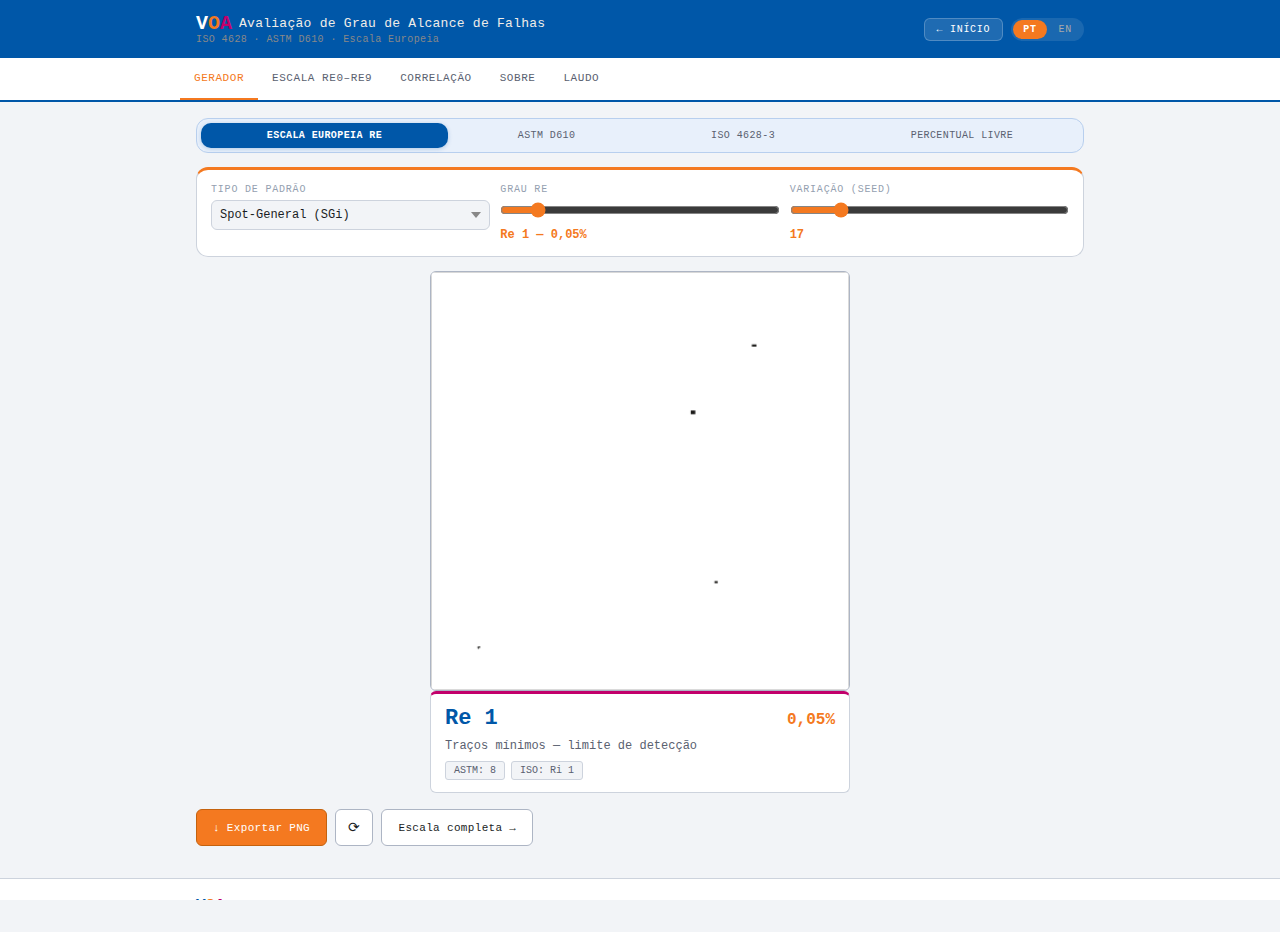
<file: avaliador/index.html>
<!DOCTYPE html>
<html lang="pt-BR">
<head>
<meta charset="UTF-8">
<meta name="viewport" content="width=device-width, initial-scale=1.0, maximum-scale=1.0">
<title>Avaliação de Grau de Alcance de Falhas</title>
<style>
:root{
  --bg:#f2f4f7;--surface:#fff;--surface2:#e6eaf2;
  --border:#cdd3dd;--border2:#adb5c4;
  --text:#1a1d24;--text2:#5a6170;--text3:#94a0b0;
  --voa-v:#0057A8;
  --voa-o:#F47920;
  --voa-a:#C2006B;
  --accent:#F47920;--accent2:#c4620e;
  --blue:#0057A8;--magenta:#C2006B;
  --green:#27623a;
  --r:6px;--rl:12px;
  --header-h:58px;
  --tabs-h:42px;
}
*,*::before,*::after{box-sizing:border-box;margin:0;padding:0}
html,body{height:100%;width:100%;overflow-x:hidden}
body{font-family:'Courier New',monospace;background:var(--bg);color:var(--text);font-size:13px;display:flex;flex-direction:column;min-height:100vh}

/* ── HEADER ── */
.hdr{
  background:#0057A8;color:#fff;
  position:sticky;top:0;z-index:10;
  flex-shrink:0;
}
.hdr-inner{
  max-width:920px;margin:0 auto;padding:0 16px;
  height:var(--header-h);
  display:flex;align-items:center;justify-content:space-between;
  gap:8px;
}
.hdr-top{display:flex;align-items:center;gap:8px;min-width:0}
.voa-logo{display:flex;align-items:center;gap:1px;flex-shrink:0;line-height:1}
.voa-v{font-size:20px;font-weight:900;color:#ffffff;font-family:"Courier New",monospace;letter-spacing:-1px}
.voa-o{font-size:20px;font-weight:900;color:#F47920;font-family:"Courier New",monospace;letter-spacing:-1px}
.voa-a{font-size:20px;font-weight:900;color:#C2006B;font-family:"Courier New",monospace;letter-spacing:-1px}
.hdr-title{
  display:flex;flex-direction:column;
  min-width:0;
}
.hdr-title .t1{font-size:13px;color:#f0ede8;letter-spacing:.02em;white-space:nowrap;overflow:hidden;text-overflow:ellipsis}
.hdr-title .t2{font-size:10px;color:#888;letter-spacing:.04em;white-space:nowrap;overflow:hidden;text-overflow:ellipsis}

/* LANG TOGGLE */
.lang-toggle{display:flex;background:rgba(255,255,255,.1);border-radius:var(--rl);padding:2px;gap:2px;flex-shrink:0}
.lang-btn{padding:4px 10px;font-size:10px;letter-spacing:.07em;border:none;background:transparent;color:#aaa;cursor:pointer;font-family:inherit;border-radius:calc(var(--rl) - 1px);transition:all .15s;white-space:nowrap}
.lang-btn.active{background:#F47920;color:#fff;font-weight:bold}
.btn-home{
  display:inline-flex;align-items:center;gap:4px;
  background:rgba(255,255,255,0.12);
  border:1px solid rgba(255,255,255,0.22);
  color:#fff;padding:5px 12px;border-radius:6px;
  font-family:'Courier New',monospace;font-size:10px;
  letter-spacing:0.07em;text-transform:uppercase;
  text-decoration:none;white-space:nowrap;
  transition:background 0.15s;
}
.btn-home:hover{background:rgba(255,255,255,0.22);}

/* ── TABS ── */
.tabs-bar-outer{
  background:var(--surface);
  border-bottom:2px solid #0057A8;
  position:sticky;top:var(--header-h);z-index:9;
  flex-shrink:0;
}
.tabs-bar{
  max-width:920px;margin:0 auto;
  display:flex;overflow-x:auto;
  -webkit-overflow-scrolling:touch;
  scrollbar-width:none;
}
.tabs-bar::-webkit-scrollbar{display:none}
.tab{
  padding:0 14px;height:var(--tabs-h);
  font-size:11px;letter-spacing:.05em;text-transform:uppercase;
  color:var(--text2);cursor:pointer;
  border-bottom:2px solid transparent;
  background:none;border-top:none;border-left:none;border-right:none;
  font-family:inherit;white-space:nowrap;transition:all .15s;
  flex-shrink:0;
}
.tab.active{color:var(--accent);border-bottom-color:var(--accent)}
.tab:hover:not(.active){color:var(--text)}

/* ── CONTENT WRAPPER ── */
.content-wrap{max-width:920px;margin:0 auto;width:100%;}

/* ── PANELS ── */
.panel{display:none;padding:16px}
.panel.active{display:block}

/* ── MODE BAR ── */
.mode-bar{
  display:flex;flex-wrap:wrap;gap:4px;
  background:#e8f0fb;border:1px solid #b8cfee;
  border-radius:var(--rl);padding:4px;margin-bottom:14px;
}
.mode-btn{
  flex:1 1 auto;min-width:0;
  padding:7px 10px;font-size:10px;letter-spacing:.04em;text-transform:uppercase;
  border:none;background:transparent;color:var(--text2);cursor:pointer;
  font-family:inherit;border-radius:calc(var(--rl) - 2px);transition:all .15s;
  white-space:nowrap;text-align:center;
}
.mode-btn.active{background:#0057A8;color:#fff;font-weight:bold;box-shadow:0 1px 4px rgba(0,87,168,.25)}

/* ── CONTROLS ── */
.controls-grid{
  display:grid;
  grid-template-columns:repeat(auto-fit,minmax(140px,1fr));
  gap:10px;background:var(--surface);
  border:1px solid var(--border);border-top:3px solid #F47920;border-radius:var(--rl);
  padding:14px;margin-bottom:14px;
}
.ctrl label{display:block;font-size:10px;color:var(--text3);letter-spacing:.08em;text-transform:uppercase;margin-bottom:5px}
.ctrl select{
  width:100%;background:var(--bg);border:1px solid var(--border);
  border-radius:var(--r);padding:7px 8px;font-size:12px;
  font-family:inherit;color:var(--text);cursor:pointer;
  -webkit-appearance:none;appearance:none;
  background-image:url("data:image/svg+xml,%3Csvg xmlns='http://www.w3.org/2000/svg' width='10' height='6'%3E%3Cpath d='M0 0l5 6 5-6z' fill='%23888'/%3E%3C/svg%3E");
  background-repeat:no-repeat;background-position:right 8px center;
  padding-right:24px;
}
.ctrl input[type=range]{width:100%;accent-color:var(--accent);height:20px;cursor:pointer}
.ctrl .readout{font-size:12px;font-weight:bold;color:var(--accent);margin-top:4px}
.ctrl-hidden{display:none!important}

/* ── SINGLE CARD ── */
.card-area{display:flex;flex-direction:column;align-items:center;gap:12px;margin-bottom:16px}
.card-wrap{width:100%;max-width:420px}
.cwrap{
  position:relative;background:#fff;
  border:1px solid var(--border2);border-radius:var(--r);
  overflow:hidden;width:100%;aspect-ratio:1;
}
.cwrap canvas{position:absolute;top:0;left:0;width:100%;height:100%}
.card-meta{
  background:var(--surface);border:1px solid var(--border);border-top:3px solid #C2006B;
  border-radius:var(--r);padding:12px 14px;
  display:flex;flex-direction:column;gap:6px;
}
.card-top{display:flex;align-items:baseline;justify-content:space-between;gap:8px}
.card-re{font-size:22px;font-weight:bold;color:#0057A8}
.card-pct{font-size:16px;color:var(--accent);font-weight:bold}
.card-desc{font-size:12px;color:var(--text2);line-height:1.5}
.card-stds{display:flex;gap:6px;flex-wrap:wrap}
.std-pill{font-size:10px;padding:3px 8px;border-radius:3px;border:1px solid var(--border);color:var(--text2);background:var(--bg)}

/* ── ACTIONS ── */
.action-row{display:flex;gap:8px;flex-wrap:wrap;margin-bottom:8px}
.btn{
  font-size:11px;padding:9px 16px;border-radius:var(--r);
  border:1px solid var(--border2);background:var(--surface);
  color:var(--text);cursor:pointer;font-family:inherit;
  letter-spacing:.03em;transition:background .1s;
  -webkit-tap-highlight-color:transparent;
  touch-action:manipulation;
}
.btn:hover,.btn:active{background:var(--surface2)}
.btn.primary{background:#F47920;color:#fff;border-color:#c4620e}
.btn.primary:hover,.btn.primary:active{background:#d4660e}
.btn.icon{padding:9px 12px;font-size:14px}

/* ── SCALE GRID ── */
.scale-note{font-size:12px;color:var(--text2);margin-bottom:12px;line-height:1.5}
.scale-grid{display:grid;grid-template-columns:repeat(auto-fill,minmax(min(100%,240px),1fr));gap:10px;margin-bottom:16px}
.scale-card{
  background:var(--surface);border:1px solid var(--border);
  border-radius:var(--rl);padding:10px;
  display:flex;gap:10px;align-items:flex-start;
  cursor:pointer;transition:border-color .15s;
  -webkit-tap-highlight-color:transparent;touch-action:manipulation;
}
.scale-card:hover,.scale-card:active{border-color:#C2006B;border-width:1.5px}
.scwrap{flex-shrink:0;width:60px;height:60px;position:relative;border:1px solid var(--border);border-radius:3px;background:#fff;overflow:hidden}
.scwrap canvas{position:absolute;top:0;left:0;width:100%;height:100%}
.sc-info{flex:1;min-width:0}
.sc-re{font-size:16px;font-weight:bold}.sc-pct{font-size:12px;color:var(--accent);font-weight:bold}
.sc-desc{font-size:10px;color:var(--text2);margin-top:2px;line-height:1.4}
.sc-norms{display:flex;gap:4px;margin-top:5px;flex-wrap:wrap}
.norm-tag{font-size:9px;padding:2px 6px;border:1px solid var(--border);border-radius:2px;color:var(--text2);background:var(--bg)}
.norm-tag.hi{border-color:var(--blue);color:var(--blue);background:#eef4fc}

/* ── CORRELATION TABLE ── */
.section-title{font-size:10px;letter-spacing:.08em;text-transform:uppercase;color:#0057A8;margin-bottom:10px;padding-bottom:6px;border-bottom:2px solid #0057A8}
.table-scroll{overflow-x:auto;-webkit-overflow-scrolling:touch;margin-bottom:20px}
.corr-table{width:100%;min-width:480px;border-collapse:collapse;background:var(--surface);border-radius:var(--rl);overflow:hidden;border:1px solid var(--border)}
.corr-table th{background:var(--surface2);padding:7px 10px;text-align:left;font-size:10px;letter-spacing:.06em;text-transform:uppercase;color:var(--text2);border-bottom:1px solid var(--border);font-weight:normal;white-space:nowrap}
.corr-table td{padding:7px 10px;font-size:12px;border-bottom:1px solid var(--border);vertical-align:middle}
.corr-table tr:last-child td{border-bottom:none}
.re-chip{display:inline-block;background:#0057A8;color:#fff;padding:2px 8px;border-radius:2px;font-size:11px;font-weight:bold}
.pct-bar-wrap{display:flex;align-items:center}.pct-bar{height:5px;background:var(--accent);border-radius:2px;min-width:2px}
.na{color:var(--text3);font-size:11px}

/* ── ABOUT ── */
.about-grid{display:grid;grid-template-columns:repeat(auto-fit,minmax(min(100%,260px),1fr));gap:12px}
.about-card{background:var(--surface);border:1px solid var(--border);border-radius:var(--rl);padding:14px;border-top:3px solid #0057A8}
.about-card h4{font-size:10px;letter-spacing:.07em;text-transform:uppercase;color:var(--text2);margin-bottom:9px}
.about-card p{font-size:12px;color:var(--text);line-height:1.7;margin-bottom:7px}
.about-card p:last-child{margin-bottom:0}
.note-box{background:#fff8f0;border:1px solid #F47920;border-left:4px solid #F47920;border-radius:var(--r);padding:9px 11px;font-size:11px;color:#a04e10;line-height:1.6;margin-top:9px}

/* ── RESPONSIVE ── */
@media(max-width:480px){
  .hdr-title .t1{font-size:11px}
  .hdr-title .t2{display:none}
  .tab{font-size:10px;padding:0 10px}
  .mode-btn{font-size:9px;padding:6px 7px}
  .controls-grid{grid-template-columns:1fr 1fr}
  .card-re{font-size:18px}.card-pct{font-size:14px}
}

/* ══ REPORT TAB ══ */
/* ══ REPORT PREVIEW ══ */
.rpt{font-family:'Courier New',monospace;font-size:11px;color:#1a1d24;background:#fff;padding:28px 32px;border:1px solid var(--border);border-radius:var(--rl);margin-bottom:14px;line-height:1.55}
.rpt-header{display:grid;grid-template-columns:1fr auto;gap:16px;border-bottom:3px solid #0057A8;padding-bottom:14px;margin-bottom:18px}
.rpt-brand-logo{display:flex;align-items:center;gap:2px;font-size:24px;font-weight:900;letter-spacing:-1px;line-height:1}
.rpt-brand-logo .rv{color:#0057A8}.rpt-brand-logo .ro{color:#F47920}.rpt-brand-logo .ra{color:#C2006B}
.rpt-brand-name{font-size:9px;color:#5a6170;letter-spacing:.08em;text-transform:uppercase;margin-top:3px}
.rpt-brand-contact{font-size:9px;color:#5a6170;margin-top:2px;line-height:1.6}
.rpt-docid{text-align:right}
.rpt-docnum{font-size:12px;font-weight:700;color:#0057A8;letter-spacing:.04em}
.rpt-docdate{font-size:9px;color:#5a6170;margin-top:2px}
.rpt-status{display:inline-block;margin-top:5px;background:#F47920;color:#fff;font-size:8px;font-weight:700;letter-spacing:.1em;padding:2px 8px;border-radius:2px;text-transform:uppercase}
.rpt-title{text-align:center;margin-bottom:18px;padding-bottom:12px;border-bottom:1px solid #d0d5df}
.rpt-title h1{font-size:14px;font-weight:700;margin-bottom:2px}
.rpt-title h2{font-size:10px;font-weight:400;color:#5a6170;letter-spacing:.05em;text-transform:uppercase}
.rpt-sec{margin-bottom:18px}
.rpt-sec-head{display:flex;align-items:center;gap:8px;margin-bottom:10px}
.rpt-sec-num{width:20px;height:20px;border-radius:50%;background:#0057A8;color:#fff;font-size:9px;font-weight:700;display:flex;align-items:center;justify-content:center;flex-shrink:0}
.rpt-sec-head h3{font-size:10px;font-weight:700;color:#0057A8;letter-spacing:.06em;text-transform:uppercase}
.rpt-info-table{width:100%;border-collapse:collapse;font-size:10px}
.rpt-info-table td{padding:5px 8px;border:1px solid #d0d5df;vertical-align:top}
.rpt-info-table td:first-child{background:#f2f4f7;color:#5a6170;font-weight:600;font-size:9px;letter-spacing:.05em;text-transform:uppercase;width:33%;white-space:nowrap}
.rpt-grade-table{width:100%;border-collapse:collapse;font-size:10px}
.rpt-grade-table th{background:#0057A8;color:#fff;padding:6px 8px;text-align:left;font-size:8.5px;letter-spacing:.07em;text-transform:uppercase;font-weight:600}
.rpt-grade-table td{padding:6px 8px;border-bottom:1px solid #d0d5df;vertical-align:middle}
.rpt-grade-table tr:nth-child(even) td{background:#f8f9fb}
.rpt-chip{display:inline-block;background:#0057A8;color:#fff;padding:1px 7px;border-radius:2px;font-size:9px;font-weight:700}
.rpt-pct{color:#F47920;font-weight:700;font-size:10px}
.rpt-ok{color:#1a7a3a;font-weight:600;font-size:9px}
.rpt-warn{color:#F47920;font-weight:600;font-size:9px}
.rpt-bad{color:#C2006B;font-weight:600;font-size:9px}
.rpt-canvas-row{display:grid;grid-template-columns:repeat(auto-fill,minmax(120px,1fr));gap:10px;margin:10px 0}
.rpt-canvas-card{border:1px solid #d0d5df;border-radius:3px;overflow:hidden;text-align:center}
.rpt-canvas-card canvas{display:block;width:100%;aspect-ratio:1;background:#fff}
.rpt-canvas-footer{padding:4px;background:#f2f4f7;border-top:1px solid #d0d5df;font-size:8.5px}
.rpt-canvas-footer strong{color:#0057A8}.rpt-canvas-footer span{color:#F47920;font-weight:700}
.rpt-gauge-wrap{margin:8px 0}
.rpt-gauge-track{height:8px;background:#f2f4f7;border-radius:4px;overflow:hidden;border:1px solid #d0d5df}
.rpt-gauge-fill{height:100%;border-radius:4px;background:linear-gradient(90deg,#27ae60,#F47920,#C2006B)}
.rpt-gauge-labels{display:flex;justify-content:space-between;font-size:8px;color:#94a0b0;margin-top:3px}
.rpt-obs{background:#f8f9fb;border:1px solid #d0d5df;border-left:3px solid #0057A8;border-radius:3px;padding:9px 11px;font-size:10px;line-height:1.65;margin-bottom:8px}
.rpt-obs.warn{border-left-color:#F47920;background:#fff9f5}
.rpt-obs.crit{border-left-color:#C2006B;background:#fff5f9}
.rpt-notice{text-align:center;font-size:9px;color:#94a0b0;padding:10px;border-top:1px solid #d0d5df;margin-top:20px}
.rpt-sig{display:grid;grid-template-columns:1fr 1fr;gap:24px;margin-top:22px;padding-top:14px;border-top:1px solid #d0d5df}
.rpt-sig-box{text-align:center}
.rpt-sig-line{border-top:1px solid #1a1d24;margin:28px 0 5px}
.rpt-sig-name{font-size:10px;font-weight:600}
.rpt-sig-role{font-size:8.5px;color:#5a6170}
.rpt-footer{display:flex;justify-content:space-between;font-size:8px;color:#94a0b0;margin-top:14px;padding-top:10px;border-top:1px solid #d0d5df}
.rpt-footer-logo{display:flex;align-items:center;gap:2px;font-weight:900}
.rpt-footer-logo .rv{color:#0057A8}.rpt-footer-logo .ro{color:#F47920}.rpt-footer-logo .ra{color:#C2006B}
@media print{.panel:not(.active){display:none!important}.no-print{display:none!important}}

.rpt-notice-top{
  background:#fff8f0;border:1px solid #F47920;border-left:4px solid #F47920;
  border-radius:var(--r);padding:9px 12px;font-size:10px;color:#a04e10;
  line-height:1.6;margin-bottom:14px;font-family:'Courier New',monospace;
}
</style>
</head>
<body>

<!-- HEADER -->
<div class="hdr">
  <div class="hdr-inner">
    <div class="hdr-title">
      <div class="hdr-top">
        <span class="voa-logo"><span class="voa-v">V</span><span class="voa-o">O</span><span class="voa-a">A</span></span>
        <span class="t1" id="hdr-t1">Avaliação de Grau de Alcance de Falhas</span>
      </div>
      <span class="t2" id="hdr-t2">ISO 4628 · ASTM D610 · Escala Europeia</span>
    </div>
    <div style="display:flex;align-items:center;gap:8px;flex-shrink:0;">
      <a href="../index.html" class="btn-home">← Início</a>
      <div class="lang-toggle">
        <button class="lang-btn active" id="lb-pt" onclick="setLang('pt')">PT</button>
        <button class="lang-btn"        id="lb-en" onclick="setLang('en')">EN</button>
      </div>
    </div>
  </div>
</div>

<div class="tabs-bar-outer">
<div class="tabs-bar">
  <button class="tab active" id="tab-btn-gen"  onclick="setTab('gen')"  data-pt="Gerador"         data-en="Generator">Gerador</button>
  <button class="tab"        id="tab-btn-scale" onclick="setTab('scale')" data-pt="Escala Re0–Re9"  data-en="Re0–Re9 Scale">Escala Re0–Re9</button>
  <button class="tab"        id="tab-btn-corr"  onclick="setTab('corr')"  data-pt="Correlação"      data-en="Correlation">Correlação</button>
  <button class="tab"        id="tab-btn-about" onclick="setTab('about')" data-pt="Sobre"           data-en="About">Sobre</button>
  <button class="tab"        id="tab-btn-report" onclick="setTab('report')" data-pt="Laudo"           data-en="Report">Laudo</button>
</div><!-- /tabs-bar -->
</div><!-- /tabs-bar-outer -->

<div class="content-wrap">
<!-- ══════════ GERADOR ══════════ -->
<div id="tab-gen" class="panel active">

  <div class="mode-bar">
    <button class="mode-btn active" id="mode-norma" onclick="setMode('norma')"
      data-pt="Escala Europeia Re" data-en="European Scale Re">Escala Europeia Re</button>
    <button class="mode-btn" id="mode-astm" onclick="setMode('astm')"
      data-pt="ASTM D610" data-en="ASTM D610">ASTM D610</button>
    <button class="mode-btn" id="mode-iso" onclick="setMode('iso')"
      data-pt="ISO 4628-3" data-en="ISO 4628-3">ISO 4628-3</button>
    <button class="mode-btn" id="mode-pct" onclick="setMode('pct')"
      data-pt="Percentual livre" data-en="Free percentage">Percentual livre</button>
  </div>

  <div class="controls-grid">
    <div class="ctrl">
      <label data-pt="Tipo de padrão" data-en="Pattern type">Tipo de padrão</label>
      <select id="g-type" onchange="renderGen()">
        <option value="general">General (Gi)</option>
        <option value="spot-general" selected>Spot-General (SGi)</option>
        <option value="spot">Spot (Si)</option>
        <option value="pinpoint">Pinpoint (Pi)</option>
      </select>
    </div>
    <div class="ctrl" id="ctrl-re">
      <label data-pt="Grau Re" data-en="Re Grade">Grau Re</label>
      <input type="range" id="g-re" min="0" max="9" value="1" step="1" oninput="renderGen()">
      <div class="readout" id="out-re">Re 1 — 0,05%</div>
    </div>
    <div class="ctrl ctrl-hidden" id="ctrl-astm">
      <label data-pt="Rust Grade (ASTM)" data-en="Rust Grade (ASTM)">Rust Grade (ASTM)</label>
      <select id="g-astm" onchange="renderGen()">
        <option value="0">Grade 10 — &lt;0,01%</option>
        <option value="1" selected>Grade 8 — 0,03–0,1%</option>
        <option value="2">Grade 6 — 0,3–1%</option>
        <option value="3">Grade 4 — 3–10%</option>
        <option value="4">Grade 1 — 33–55%</option>
      </select>
    </div>
    <div class="ctrl ctrl-hidden" id="ctrl-iso">
      <label data-pt="Rust Grade (ISO)" data-en="Rust Grade (ISO)">Rust Grade (ISO)</label>
      <select id="g-iso" onchange="renderGen()">
        <option value="0">Ri 0 — 0%</option>
        <option value="1" selected>Ri 1 — 0,05%</option>
        <option value="2">Ri 2 — 0,5%</option>
        <option value="3">Ri 3 — 1%</option>
        <option value="4">Ri 4 — 8%</option>
        <option value="5">Ri 5 — 40–50%</option>
      </select>
    </div>
    <div class="ctrl ctrl-hidden" id="ctrl-pct">
      <label data-pt="Área afetada %" data-en="Affected area %">Área afetada %</label>
      <input type="range" id="g-pct" min="0" max="100" value="5" step="1" oninput="renderGen()">
      <div class="readout" id="out-pct">5%</div>
    </div>
    <div class="ctrl">
      <label data-pt="Variação (seed)" data-en="Variation (seed)">Variação (seed)</label>
      <input type="range" id="g-seed" min="1" max="99" value="17" step="1" oninput="renderGen()">
      <div class="readout" id="out-seed">17</div>
    </div>
  </div>

  <div class="card-area">
    <div class="card-wrap">
      <div class="cwrap" id="g-cwrap"></div>
      <div class="card-meta" id="g-meta"></div>
    </div>
  </div>

  <div class="action-row">
    <button class="btn primary" onclick="exportCard()" data-pt="↓ Exportar PNG" data-en="↓ Export PNG">↓ Exportar PNG</button>
    <button class="btn icon" onclick="document.getElementById('g-seed').value=Math.floor(Math.random()*99)+1;renderGen()" title="Novo padrão">⟳</button>
    <button class="btn" onclick="setTab('scale')" data-pt="Escala completa →" data-en="Full scale →">Escala completa →</button>
  </div>
</div>

<!-- ══════════ ESCALA ══════════ -->
<div id="tab-scale" class="panel">
  <p class="scale-note" id="scale-note"></p>
  <div class="scale-grid" id="scale-cards"></div>
</div>

<!-- ══════════ CORRELAÇÃO ══════════ -->
<div id="tab-corr" class="panel">
  <div class="section-title" id="corr-title"></div>
  <div class="table-scroll">
    <table class="corr-table">
      <thead>
        <tr>
          <th data-pt="Grau Europeu" data-en="European Grade">Grau Europeu</th>
          <th data-pt="Área %" data-en="Area %">Área %</th>
          <th data-pt="Visual" data-en="Visual">Visual</th>
          <th>ASTM D610</th>
          <th>ISO 4628-3</th>
          <th data-pt="Descrição" data-en="Description">Descrição</th>
        </tr>
      </thead>
      <tbody id="corr-body"></tbody>
    </table>
  </div>
  <div class="about-grid" id="corr-notes"></div>
</div>

<!-- ══════════ SOBRE ══════════ -->
<div id="tab-about" class="panel">
  <div class="about-grid" id="about-cards"></div>
</div>

<script>
/* ══════════════════════════════════════════
   DADOS
══════════════════════════════════════════ */
const RE=[
  {label:'Re 0',pct:'0%',       n:0,      bar:0,  astm:'10',iso:'Ri 0',
   desc_pt:'Sem enferrujamento',                    desc_en:'No rusting'},
  {label:'Re 1',pct:'0,05%',    n:0.0005, bar:1,  astm:'8', iso:'Ri 1',
   desc_pt:'Traços mínimos — limite de detecção',   desc_en:'Minimal traces — visual detection limit'},
  {label:'Re 2',pct:'0,5%',     n:0.005,  bar:3,  astm:'6', iso:'Ri 2',
   desc_pt:'Muito leve — pontos isolados',          desc_en:'Very slight — isolated spots'},
  {label:'Re 3',pct:'1,0%',     n:0.01,   bar:6,  astm:'6', iso:'Ri 3',
   desc_pt:'Leve — área discreta afetada',          desc_en:'Slight — discrete area affected'},
  {label:'Re 4',pct:'3,0%',     n:0.03,   bar:12, astm:'—', iso:'—',
   desc_pt:'Moderado — sem equiv. ASTM/ISO',        desc_en:'Moderate — no direct ASTM/ISO equiv.'},
  {label:'Re 5',pct:'8,0%',     n:0.08,   bar:22, astm:'4', iso:'Ri 4',
   desc_pt:'Médio — deterioração visível',          desc_en:'Medium — visible deterioration'},
  {label:'Re 6',pct:'15–20%',   n:0.175,  bar:38, astm:'—', iso:'—',
   desc_pt:'Significativo — sem equiv. ASTM/ISO',   desc_en:'Significant — no direct ASTM/ISO equiv.'},
  {label:'Re 7',pct:'40–50%',   n:0.45,   bar:65, astm:'1', iso:'Ri 5',
   desc_pt:'Severo — falha ampla do revestimento',  desc_en:'Severe — extensive coating failure'},
  {label:'Re 8',pct:'75–85%',   n:0.80,   bar:85, astm:'—', iso:'—',
   desc_pt:'Muito severo — revestimento perdido',   desc_en:'Very severe — coating mostly lost'},
  {label:'Re 9',pct:'~95%',     n:0.95,   bar:98, astm:'—', iso:'—',
   desc_pt:'Completo — aço exposto generalizado',   desc_en:'Complete — widespread bare steel'},
];
const ASTM_LIST=[
  {grade:'10',pct:'<0,01%',n:0.00008,re:0},
  {grade:'8', pct:'0,03–0,1%',n:0.0005,re:1},
  {grade:'6', pct:'0,3–1%',n:0.007,re:2},
  {grade:'4', pct:'3–10%',n:0.06,re:5},
  {grade:'1', pct:'33–55%',n:0.44,re:7},
];
const ISO_LIST=[
  {grade:'Ri 0',pct:'0%',n:0,re:0},
  {grade:'Ri 1',pct:'0,05%',n:0.0005,re:1},
  {grade:'Ri 2',pct:'0,5%',n:0.005,re:2},
  {grade:'Ri 3',pct:'1%',n:0.01,re:3},
  {grade:'Ri 4',pct:'8%',n:0.08,re:5},
  {grade:'Ri 5',pct:'40–50%',n:0.45,re:7},
];

const T={
  hdr_t1:{pt:'Avaliação de Grau de Alcance de Falhas',en:'Coating Failure Grade Assessment'},
  hdr_t2:{pt:'ISO 4628 · ASTM D610 · Escala Europeia',en:'ISO 4628 · ASTM D610 · European Scale'},
  scale_note:{pt:'Escala Europeia de Grau de Enferrujamento. Clique em um grau para carregar no gerador.',en:'European Scale of Degree of Rusting. Click a grade to load it in the generator.'},
  corr_title:{pt:'Tabela de Correlação de Normas',en:'Standards Correlation Table'},
  no_equiv:{pt:'Sem equivalente direto',en:'No direct equivalent'},
};

/* ══════════════════════════════════════════
   IDIOMA
══════════════════════════════════════════ */
let LANG='pt';
function setLang(l){
  LANG=l;
  document.getElementById('lb-pt').classList.toggle('active',l==='pt');
  document.getElementById('lb-en').classList.toggle('active',l==='en');
  document.getElementById('hdr-t1').textContent=T.hdr_t1[l];
  document.getElementById('hdr-t2').textContent=T.hdr_t2[l];
  document.documentElement.lang=l==='pt'?'pt-BR':'en';
  /* tabs */
  document.querySelectorAll('.tab[data-pt]').forEach(el=>{el.textContent=el.dataset[l];});
  /* mode btns */
  document.querySelectorAll('.mode-btn[data-pt]').forEach(el=>{el.textContent=el.dataset[l]});
  /* ctrl labels */
  document.querySelectorAll('.ctrl label[data-pt]').forEach(el=>{el.textContent=el.dataset[l]});
  /* action btns */
  document.querySelectorAll('.btn[data-pt]').forEach(el=>{el.textContent=el.dataset[l]});
  /* table headers */
  document.querySelectorAll('.corr-table th[data-pt]').forEach(el=>{el.textContent=el.dataset[l]});
  /* corr section */
  document.getElementById('corr-title').textContent=T.corr_title[l];
  document.getElementById('scale-note').textContent=T.scale_note[l];
  /* rebuild dynamic content */
  buildAbout();
  buildCorrNotes();
  buildCorrelation();
  renderGen();
}

/* ══════════════════════════════════════════
   RNG + CANVAS
══════════════════════════════════════════ */
function rng(s){let v=s|0;return()=>{v=(v*1664525+1013904223)&0xffffffff;return(v>>>0)/0xffffffff;};}

function mkCanvas(wrap,px){
  wrap.innerHTML='';
  const dpr=Math.min(window.devicePixelRatio||1,3);
  const cv=document.createElement('canvas');
  cv.width=px*dpr;cv.height=px*dpr;
  cv.style.position='absolute';cv.style.top='0';cv.style.left='0';
  cv.style.width='100%';cv.style.height='100%';
  wrap.appendChild(cv);
  const ctx=cv.getContext('2d');
  ctx.scale(dpr,dpr);
  return ctx;
}

function draw(ctx,sz,pct,type,seed){
  ctx.clearRect(0,0,sz,sz);
  ctx.fillStyle='#fff';ctx.fillRect(0,0,sz,sz);
  if(pct>0){
    const r=rng(seed);
    ctx.fillStyle='#1a1917';
    const area=sz*sz*pct;
    if(type==='general'){
      const b=Math.max(3,4+Math.sqrt(pct)*15);
      const n=Math.max(1,Math.round(area/(b*b*0.56)));
      for(let i=0;i<n;i++){
        ctx.save();ctx.translate(r()*(sz-12)+4,r()*(sz-12)+4);ctx.rotate((r()-.5)*.6);
        ctx.fillRect(-(r()*.7+.6)*b/2,-(r()*.6+.5)*b/2,(r()*.7+.6)*b,(r()*.6+.5)*b);
        ctx.restore();
      }
    }else if(type==='spot-general'){
      const ns=Math.max(1,Math.round(Math.sqrt(pct)*12+1));
      const rv=Math.max(4,Math.sqrt(pct)*28);
      const pos=[[.1,.1],[.9,.1],[.1,.9],[.9,.9],[.5,.1],[.1,.5],[.5,.9],[.9,.5],[.3,.3],[.7,.7]];
      for(let i=0;i<ns;i++){const p=pos[Math.floor(r()*pos.length)];clust(ctx,r,p[0]*sz+(r()-.5)*20,p[1]*sz+(r()-.5)*20,rv);}
      const sc=Math.round(area/30);
      for(let i=0;i<sc;i++)ctx.fillRect(r()*(sz-6)+3-2,r()*(sz-6)+3-1.5,r()*4+2,r()*3+1.5);
    }else if(type==='spot'){
      const ns=Math.max(1,Math.round(Math.sqrt(pct)*8+.5));
      const rv=Math.max(8,Math.sqrt(pct)*38);
      for(let i=0;i<ns;i++)clust(ctx,r,r()*(sz-rv*2)+rv,r()*(sz-rv*2)+rv,rv*1.2);
    }else{
      const dp=Math.max(1.2,1.4+pct*3.5);
      const n=Math.max(1,Math.round(area/(dp*dp*3)));
      for(let i=0;i<n;i++){ctx.beginPath();ctx.arc(r()*(sz-4)+2,r()*(sz-4)+2,dp*(r()*.4+.8),0,Math.PI*2);ctx.fill();}
    }
  }
  ctx.strokeStyle='#ccc';ctx.lineWidth=.75;ctx.strokeRect(.5,.5,sz-1,sz-1);
}
function clust(ctx,r,cx,cy,rv){
  const n=Math.round(r()*3+2);
  for(let i=0;i<n;i++){
    const a=r()*Math.PI*2,d=r()*rv*.5;
    ctx.save();ctx.translate(cx+Math.cos(a)*d,cy+Math.sin(a)*d);ctx.rotate((r()-.5)*.9);
    ctx.fillRect(-(r()*rv*.5+rv*.2)/2,-(r()*rv*.35+rv*.12)/2,r()*rv*.5+rv*.2,r()*rv*.35+rv*.12);
    ctx.restore();
  }
}

/* ══════════════════════════════════════════
   MODE
══════════════════════════════════════════ */
let MODE='norma';
function setMode(m){
  MODE=m;
  document.querySelectorAll('.mode-btn').forEach(b=>b.classList.remove('active'));
  document.getElementById('mode-'+m).classList.add('active');
  ['ctrl-re','ctrl-astm','ctrl-iso','ctrl-pct'].forEach(id=>document.getElementById(id).classList.add('ctrl-hidden'));
  ({norma:'ctrl-re',astm:'ctrl-astm',iso:'ctrl-iso',pct:'ctrl-pct'})[m] && document.getElementById(({norma:'ctrl-re',astm:'ctrl-astm',iso:'ctrl-iso',pct:'ctrl-pct'})[m]).classList.remove('ctrl-hidden');
  renderGen();
}

/* ══════════════════════════════════════════
   GET GRADE
══════════════════════════════════════════ */
function getGrade(){
  const seed=parseInt(document.getElementById('g-seed').value);
  const type=document.getElementById('g-type').value;
  if(MODE==='norma'){
    const i=parseInt(document.getElementById('g-re').value);
    document.getElementById('out-re').textContent=RE[i].label+' — '+RE[i].pct;
    return{n:RE[i].n,label:RE[i].label,pct:RE[i].pct,desc:RE[i]['desc_'+LANG],astm:RE[i].astm,iso:RE[i].iso,seed,type,showNorms:true};
  }
  if(MODE==='astm'){
    const i=parseInt(document.getElementById('g-astm').value);
    const g=ASTM_LIST[i],re=RE[g.re];
    return{n:g.n,label:'Grade '+g.grade,pct:g.pct,desc:re['desc_'+LANG],astm:g.grade,iso:re.iso,seed,type,showNorms:true};
  }
  if(MODE==='iso'){
    const i=parseInt(document.getElementById('g-iso').value);
    const g=ISO_LIST[i],re=RE[g.re];
    return{n:g.n,label:g.grade,pct:g.pct,desc:re['desc_'+LANG],astm:re.astm,iso:g.grade,seed,type,showNorms:true};
  }
  const v=parseInt(document.getElementById('g-pct').value);
  document.getElementById('out-pct').textContent=v+'%';
  const desc_pt='Área afetada (valor livre)',desc_en='Affected area (free value)';
  return{n:v/100,label:v+'%',pct:v+'%',desc:LANG==='pt'?desc_pt:desc_en,astm:'—',iso:'—',seed,type,showNorms:false};
}

/* ══════════════════════════════════════════
   RENDER GENERATOR
══════════════════════════════════════════ */
function renderGen(){
  document.getElementById('out-seed').textContent=document.getElementById('g-seed').value;
  const g=getGrade();
  /* canvas — usa tamanho real do container */
  const cwrap=document.getElementById('g-cwrap');
  const sz=Math.min(cwrap.offsetWidth||300,600)||300;
  const ctx=mkCanvas(cwrap,sz);
  draw(ctx,sz,g.n,g.type,g.seed);
  /* meta */
  const ap=g.showNorms&&g.astm!=='—'?`<span class="std-pill">ASTM: ${g.astm}</span>`:'';
  const ip=g.showNorms&&g.iso!=='—'?`<span class="std-pill">ISO: ${g.iso}</span>`:'';
  document.getElementById('g-meta').innerHTML=`
    <div class="card-top"><span class="card-re">${g.label}</span><span class="card-pct">${g.pct}</span></div>
    <div class="card-desc">${g.desc}</div>
    ${g.showNorms?`<div class="card-stds">${ap}${ip}</div>`:''}`;
}

/* ══════════════════════════════════════════
   EXPORT
══════════════════════════════════════════ */
function exportCard(){
  const g=getGrade();
  const SZ=400;
  const out=document.createElement('canvas');out.width=SZ;out.height=SZ+50;
  const ctx=out.getContext('2d');
  ctx.fillStyle='#f3f2ef';ctx.fillRect(0,0,SZ,SZ+50);
  const tmp=document.createElement('canvas');tmp.width=SZ;tmp.height=SZ;
  draw(tmp.getContext('2d'),SZ,g.n,g.type,g.seed);
  ctx.drawImage(tmp,0,0);
  ctx.fillStyle='#fff';ctx.fillRect(0,SZ,SZ,50);
  ctx.fillStyle='#1a1917';ctx.font='bold 16px monospace';ctx.textAlign='center';
  ctx.fillText(g.label,SZ/2,SZ+18);
  ctx.fillStyle='#c0410f';ctx.font='13px monospace';
  ctx.fillText(g.pct,SZ/2,SZ+36);
  ctx.fillStyle='#65625c';ctx.font='11px monospace';
  ctx.fillText('Coating Failure Grade Assessment · ISO 4628 / ASTM D610',SZ/2,SZ+50);
  const a=document.createElement('a');a.download='coating_failure_grade.png';a.href=out.toDataURL();a.click();
}

/* ══════════════════════════════════════════
   TAB
══════════════════════════════════════════ */
function setTab(id){
  document.querySelectorAll('.panel').forEach(p=>p.classList.remove('active'));
  document.querySelectorAll('.tab').forEach(t=>t.classList.remove('active'));
  document.getElementById('tab-'+id).classList.add('active');
  document.getElementById('tab-btn-'+id).classList.add('active');
  if(id==='gen') setTimeout(renderGen,50);
  if(id==='report') renderStaticReport();
}

/* ══════════════════════════════════════════
   SCALE TAB
══════════════════════════════════════════ */
function buildScale(){
  const grid=document.getElementById('scale-cards');grid.innerHTML='';
  RE.forEach((re,i)=>{
    const div=document.createElement('div');div.className='scale-card';
    const cw=document.createElement('div');cw.className='scwrap';
    const ctx=mkCanvas(cw,64);draw(ctx,64,re.n,'spot-general',42+i*7);
    const info=document.createElement('div');info.className='sc-info';
    const ah=re.astm!=='—'?`<span class="norm-tag hi">ASTM ${re.astm}</span>`:`<span class="norm-tag">${re.astm}</span>`;
    const ih=re.iso!=='—'?`<span class="norm-tag hi">${re.iso}</span>`:`<span class="norm-tag">${re.iso}</span>`;
    info.innerHTML=`<div style="display:flex;align-items:baseline;gap:6px"><span class="sc-re">${re.label}</span><span class="sc-pct">${re.pct}</span></div><div class="sc-desc">${re['desc_'+LANG]}</div><div class="sc-norms">${ah}${ih}</div>`;
    div.appendChild(cw);div.appendChild(info);
    div.onclick=()=>{setMode('norma');document.getElementById('g-re').value=i;setTab('gen');};
    grid.appendChild(div);
  });
}

/* ══════════════════════════════════════════
   CORRELATION
══════════════════════════════════════════ */
function buildCorrelation(){
  const tb=document.getElementById('corr-body');tb.innerHTML='';
  RE.forEach(re=>{
    const bw=Math.max(2,Math.round(re.bar*1.3));
    const as=re.astm!=='—'?`<strong>${re.astm}</strong>`:`<span class="na">—</span>`;
    const is=re.iso!=='—'?`<span style="color:var(--green);font-weight:bold">${re.iso}</span>`:`<span class="na">—</span>`;
    tb.innerHTML+=`<tr><td><span class="re-chip">${re.label}</span></td><td style="font-weight:bold;color:var(--accent)">${re.pct}</td><td><div class="pct-bar-wrap"><div class="pct-bar" style="width:${bw}px"></div></div></td><td>${as}</td><td>${is}</td><td style="color:var(--text2);font-size:11px">${re['desc_'+LANG]}</td></tr>`;
  });
}

/* ══════════════════════════════════════════
   CORR NOTES
══════════════════════════════════════════ */
function buildCorrNotes(){
  const c=document.getElementById('corr-notes');
  const notes=LANG==='pt'?[
    ['Escala Europeia — uso primário','A Escala Europeia (Re0–Re9) é a referência principal para avaliação visual de revestimentos. ASTM D610 e ISO 4628-3 são apresentadas como correlação.'],
    ['Lógica invertida: Europeia vs ASTM','Escala Europeia: Re0 = sem ferrugem (melhor). ASTM D610: Grade 10 = sem ferrugem (melhor). A leitura é oposta — atenção redobrada.'],
    ['Graus sem equivalente direto','Re4 (3%), Re6 (15–20%), Re8 (75–85%) e Re9 (~95%) não possuem equivalente direto em ASTM ou ISO. A escala europeia é mais granular para estágios avançados.'],
  ]:[
    ['European Scale — primary use','The European Scale (Re0–Re9) is the main reference for visual coating assessment. ASTM D610 and ISO 4628-3 are shown for cross-reference only.'],
    ['Inverted logic: European vs ASTM','European Scale: Re0 = no rusting (best). ASTM D610: Grade 10 = no rusting (best). The reading is reversed — use caution.'],
    ['Grades without direct equivalents','Re4 (3%), Re6 (15–20%), Re8 (75–85%) and Re9 (~95%) have no direct ASTM or ISO equivalent. The European scale is more granular for advanced degradation.'],
  ];
  c.innerHTML=notes.map(([h,p])=>`<div class="about-card"><h4>${h}</h4><p>${p}</p></div>`).join('');
}

/* ══════════════════════════════════════════
   ABOUT
══════════════════════════════════════════ */
function buildAbout(){
  const c=document.getElementById('about-cards');
  const cards=LANG==='pt'?[
    ['Sobre esta ferramenta','Gerador visual interativo de padrões de avaliação de grau de alcance de falhas em revestimentos anticorrosivos, baseado na Escala Europeia de Enferrujamento, ASTM D610 e ISO 4628-3.'],
    ['Normas de referência','ASTM D610 — Avaliação de grau de enferrujamento em superfícies pintadas\nISO 4628-3 — Avaliação de degradação de revestimentos\nEscala Europeia (CEPE) — Padrão pictórico de referência'],
    ['Tipos de padrão visual','General (Gi): distribuição uniforme e densa.\nSpot-General (SGi): manchas maiores com partículas esparsas.\nSpot (Si): manchas isoladas de maior diâmetro.\nPinpoint (Pi): microporos dispersos.'],
    ['Modo percentual livre','O modo "Percentual livre" permite simular qualquer valor de 0 a 100% de área afetada sem vínculo a uma norma específica, útil para avaliações e treinamento.'],
    ['Idealização e contato','Este aplicativo foi idealizado por <strong>Vagner Almeida</strong> — VOA LTDA.<br><br>📧 vagner.almeida@yahoo.com<br>📱 +55 51 99270-1366'],
  ]:[
    ['About this tool','Interactive visual generator for coating failure grade assessment patterns, based on the European Rusting Scale, ASTM D610 and ISO 4628-3.'],
    ['Reference standards','ASTM D610 — Evaluating degree of rusting on painted steel surfaces\nISO 4628-3 — Assessment of coating degradation\nEuropean Scale (CEPE) — Pictorial reference standard'],
    ['Visual pattern types','General (Gi): uniform dense distribution.\nSpot-General (SGi): larger spots with scattered particles.\nSpot (Si): isolated larger spots.\nPinpoint (Pi): scattered micropores.'],
    ['Free percentage mode','The "Free percentage" mode lets you simulate any value from 0 to 100% affected area without tying to a specific standard — useful for assessment and training.'],
    ['Concept & contact','This application was conceived by <strong>Vagner Almeida</strong> — VOA LTDA.<br><br>📧 vagner.almeida@yahoo.com<br>📱 +55 51 99270-1366'],
  ];
  c.innerHTML=cards.map(([h,p])=>`<div class="about-card"><h4>${h}</h4><p>${p.includes('<')?p:p.replace(/\n/g,'<br>')}</p></div>`).join('');
}


/* ══════════════════════════════════════════
   REPORT TAB
══════════════════════════════════════════ */


function renderStaticReport(){
  if(document.getElementById("rpt-content").innerHTML.trim()) return;
  buildStaticReport();
}

/* ══════════════════════════════════════════
   STATIC REPORT
══════════════════════════════════════════ */
function buildStaticReport(){
  const areas=[
    {name:'Área 1',re:1,type:'spot-general',seed:17},
    {name:'Área 2',re:3,type:'general',     seed:46},
    {name:'Área 3',re:4,type:'spot-general',seed:75},
    {name:'Área 4',re:5,type:'general',     seed:104},
  ];

  function getStatus(r){
    if(r<=1) return ['rpt-ok','✓ Aceitável / Acceptable'];
    if(r<=3) return ['rpt-ok','✓ Monitorar / Monitor'];
    if(r<=5) return ['rpt-warn','⚠ Reparo breve / Short-term repair'];
    return ['rpt-bad','✗ Reparo imediato / Immediate repair'];
  }

  function getRec(r,name){
    if(r<=1) return `${name}: Sem ação imediata. Próxima inspeção em 12 meses.`;
    if(r<=3) return `${name}: Reparo pontual recomendado. Prazo: 6 meses.`;
    if(r<=5) return `${name}: Reparo localizado com preparação de superfície. Prazo: 90 dias.`;
    return `<span style="color:#C2006B;font-weight:700">${name}: Reparo imediato. Jateamento Sa 2½ + reaplicação do revestimento.</span>`;
  }

  const avgRe=Math.ceil(areas.reduce((s,a)=>s+a.re,0)/areas.length);
  const gaugeW=Math.round((avgRe/9)*100);
  const integrity=Math.max(0,Math.round(100-(avgRe/9)*100));

  const tableRows=areas.map(a=>{
    const [cls,txt]=getStatus(a.re); const re=RE[a.re];
    return `<tr>
      <td><strong>${a.name}</strong></td>
      <td><span class="rpt-chip">${re.label}</span></td>
      <td>${re.iso!=='—'?re.iso:'—'}</td>
      <td>${re.astm!=='—'?re.astm:'—'}</td>
      <td><span class="rpt-pct">${re.pct}</span></td>
      <td>${a.type}</td>
      <td><span class="${cls}">${txt}</span></td>
    </tr>`;
  }).join('');

  const canvasCards=areas.map((a,i)=>
    `<div class="rpt-canvas-card">
      <canvas id="rptcv-${i}" style="display:block;width:100%;aspect-ratio:1"></canvas>
      <div class="rpt-canvas-footer"><strong>${a.name}</strong> — <span>${RE[a.re].label} (${RE[a.re].pct})</span></div>
    </div>`
  ).join('');

  const worst=areas.reduce((a,b)=>b.re>a.re?b:a);
  const best =areas.reduce((a,b)=>b.re<a.re?b:a);
  const obsText=`O sistema de revestimento apresenta condição variável entre as áreas inspecionadas. A área de menor severidade é ${best.name} (${RE[best.re].label}), enquanto ${worst.name} apresenta o maior grau de deterioração (${RE[worst.re].label} — ${RE[worst.re].pct}). Monitoramento contínuo e execução dos reparos dentro dos prazos indicados são recomendados.`;

  document.getElementById('rpt-content').innerHTML=`
    <div class="rpt-notice-top">
      ⚠ Este é um modelo de laudo gerado pelo sistema VOA. Para mais informações de projetos personalizados, contacte o administrador.
    </div>

    <div class="rpt-header">
      <div>
        <div class="rpt-brand-logo"><span class="rv">V</span><span class="ro">O</span><span class="ra">A</span></div>
        <div class="rpt-brand-name">VOA LTDA — Inspeção de Revestimentos</div>
        <div class="rpt-brand-contact">vagner.almeida@yahoo.com &nbsp;·&nbsp; +55 51 99270-1366</div>
      </div>
      <div class="rpt-docid">
        <div class="rpt-docnum">VOA-REV-2025-0001</div>
        <div class="rpt-docdate">Emissão: 02/04/2025 &nbsp;·&nbsp; Rev. 0</div>
        <div class="rpt-status">Modelo / Sample</div>
      </div>
    </div>

    <div class="rpt-title">
      <h1>Laudo Técnico de Avaliação de Grau de Alcance de Falhas em Revestimentos</h1>
      <h2>Coating Failure Grade Assessment Report</h2>
    </div>

    <div class="rpt-sec">
      <div class="rpt-sec-head"><div class="rpt-sec-num">1</div><h3>Identificação / Identification</h3></div>
      <table class="rpt-info-table">
        <tr><td>Projeto / Project</td><td><strong>Projeto Piloto</strong></td></tr>
        <tr><td>Compartimento / Sector</td><td>Compartimento 4 — Setor Bombordo</td></tr>
        <tr><td>Data / Date</td><td>02/04/2025</td></tr>
        <tr><td>Inspetor / Inspector</td><td>Vagner Almeida — VOA LTDA</td></tr>
        <tr><td>Normas / Standards</td><td>Escala Europeia (CEPE) · ISO 4628-3 · ASTM D610</td></tr>
        <tr><td>Sistema / Coating system</td><td>Epóxi de alto sólidos — revestimento anticorrosivo</td></tr>
      </table>
    </div>

    <div class="rpt-sec">
      <div class="rpt-sec-head"><div class="rpt-sec-num">2</div><h3>Padrões Visuais / Visual Patterns</h3></div>
      <p style="font-size:9px;color:#94a0b0;margin-bottom:8px">Padrões gerados pelo sistema VOA com base nos graus registrados em campo.</p>
      <div class="rpt-canvas-row">${canvasCards}</div>
    </div>

    <div class="rpt-sec">
      <div class="rpt-sec-head"><div class="rpt-sec-num">3</div><h3>Grau por Área / Grade per Area</h3></div>
      <table class="rpt-grade-table">
        <thead><tr>
          <th>Área / Area</th><th>Grau Europeu</th><th>ISO 4628-3</th>
          <th>ASTM D610</th><th>Área afetada</th><th>Padrão</th><th>Status</th>
        </tr></thead>
        <tbody>${tableRows}</tbody>
      </table>
    </div>

    <div class="rpt-sec">
      <div class="rpt-sec-head"><div class="rpt-sec-num">4</div><h3>Indicador Geral / Overall Indicator</h3></div>
      <div class="rpt-gauge-wrap">
        <div style="display:flex;justify-content:space-between;font-size:9px;color:#5a6170;margin-bottom:3px">
          <span>Ótimo / Excellent</span>
          <span style="color:#C2006B;font-weight:700">Grau médio: ${RE[avgRe].label} · Integridade: ${integrity}%</span>
          <span>Crítico / Critical</span>
        </div>
        <div class="rpt-gauge-track"><div class="rpt-gauge-fill" style="width:${gaugeW}%"></div></div>
        <div class="rpt-gauge-labels"><span>Re 0</span><span>Re 2</span><span>Re 4</span><span>Re 6</span><span>Re 8</span><span>Re 9</span></div>
      </div>
      <table class="rpt-info-table" style="margin-top:10px;font-size:10px">
        <tr><td>Grau médio arredondado / Avg. grade (rounded up)</td><td><strong>${RE[avgRe].label}</strong></td></tr>
        <tr><td>Áreas inspecionadas / Inspected areas</td><td>4</td></tr>
        <tr><td>Áreas críticas / Critical areas</td><td>${areas.filter(a=>a.re>=6).length}</td></tr>
      </table>
    </div>

    <div class="rpt-sec">
      <div class="rpt-sec-head"><div class="rpt-sec-num">5</div><h3>Observações / Observations</h3></div>
      <div class="rpt-obs">${obsText}</div>
    </div>

    <div class="rpt-sec">
      <div class="rpt-sec-head"><div class="rpt-sec-num">6</div><h3>Recomendações / Recommendations</h3></div>
      <table class="rpt-info-table" style="font-size:10px">
        ${areas.map(a=>`<tr><td>${getRec(a.re,a.name)}</td></tr>`).join('')}
      </table>
    </div>

    <div class="rpt-sig">
      <div class="rpt-sig-box">
        <div class="rpt-sig-line"></div>
        <div class="rpt-sig-name">Vagner Almeida</div>
        <div class="rpt-sig-role">Inspetor Responsável / Lead Inspector<br>VOA LTDA</div>
      </div>
      <div class="rpt-sig-box">
        <div class="rpt-sig-line"></div>
        <div class="rpt-sig-name">____________________________</div>
        <div class="rpt-sig-role">Aprovação Cliente / Client Approval</div>
      </div>
    </div>

    <div class="rpt-notice">
      ⚠ Este é um modelo de laudo gerado pelo sistema VOA. Para mais informações de projetos personalizados, contacte o administrador.
    </div>

    <div class="rpt-footer">
      <div class="rpt-footer-logo">
        <span class="rv">V</span><span class="ro">O</span><span class="ra">A</span>
        <span style="margin-left:4px;font-weight:400">LTDA · vagner.almeida@yahoo.com · +55 51 99270-1366</span>
      </div>
      <div>VOA-REV-2025-0001 · Rev. 0 · 02/04/2025</div>
    </div>
  `;

  /* draw canvases */
  setTimeout(()=>{
    areas.forEach((a,i)=>{
      const cv=document.getElementById(`rptcv-${i}`);
      if(!cv) return;
      const sz=cv.offsetWidth||130;
      const dpr=Math.min(window.devicePixelRatio||1,2);
      cv.width=sz*dpr; cv.height=sz*dpr;
      const ctx=cv.getContext('2d'); ctx.scale(dpr,dpr);
      draw(ctx,sz,RE[a.re].n,a.type,a.seed);
    });
  },80);
}

/* ══════════════════════════════════════════
   RESIZE
══════════════════════════════════════════ */
let resizeTimer;
window.addEventListener('resize',()=>{clearTimeout(resizeTimer);resizeTimer=setTimeout(renderGen,100);});

/* ══════════════════════════════════════════
   INIT
══════════════════════════════════════════ */
function init(){
  setLang('pt');
  buildScale();
  buildCorrelation();
  buildCorrNotes();
  buildAbout();
  setTimeout(renderGen,60);
}
init();
</script>

<!-- ══════════ LAUDO ══════════ -->
<div id="tab-report" class="panel">
  <div class="rpt" id="rpt-content"></div>
</div>
</div><!-- /content-wrap -->

<footer style="border-top:1px solid var(--border);background:var(--surface);padding:1.1rem 0;margin-top:0.5rem;">
  <div style="max-width:920px;margin:0 auto;padding:0 16px;display:flex;align-items:center;justify-content:space-between;flex-wrap:wrap;gap:0.75rem;">
    <div style="display:flex;align-items:center;gap:8px;">
      <span style="font-family:'Courier New',monospace;font-weight:900;font-size:1rem;">
        <span style="color:var(--voa-v);">V</span><span style="color:var(--voa-o);">O</span><span style="color:var(--voa-a);">A</span>
      </span>
      <span style="font-family:'Courier New',monospace;font-size:0.62rem;color:var(--text3);letter-spacing:0.03em;">
        © <span id="ft-year"></span> VOA – Vagner Oliveira Almeida LTDA.
      </span>
    </div>
    <a href="../index.html" style="font-family:'Courier New',monospace;font-size:0.65rem;letter-spacing:0.07em;text-transform:uppercase;color:var(--voa-v);text-decoration:none;transition:opacity 0.15s;" onmouseover="this.style.opacity='.65'" onmouseout="this.style.opacity='1'">← Voltar ao site</a>
  </div>
</footer>
<script>document.getElementById('ft-year').textContent=new Date().getFullYear();</script>
</body>
</html>
</file>
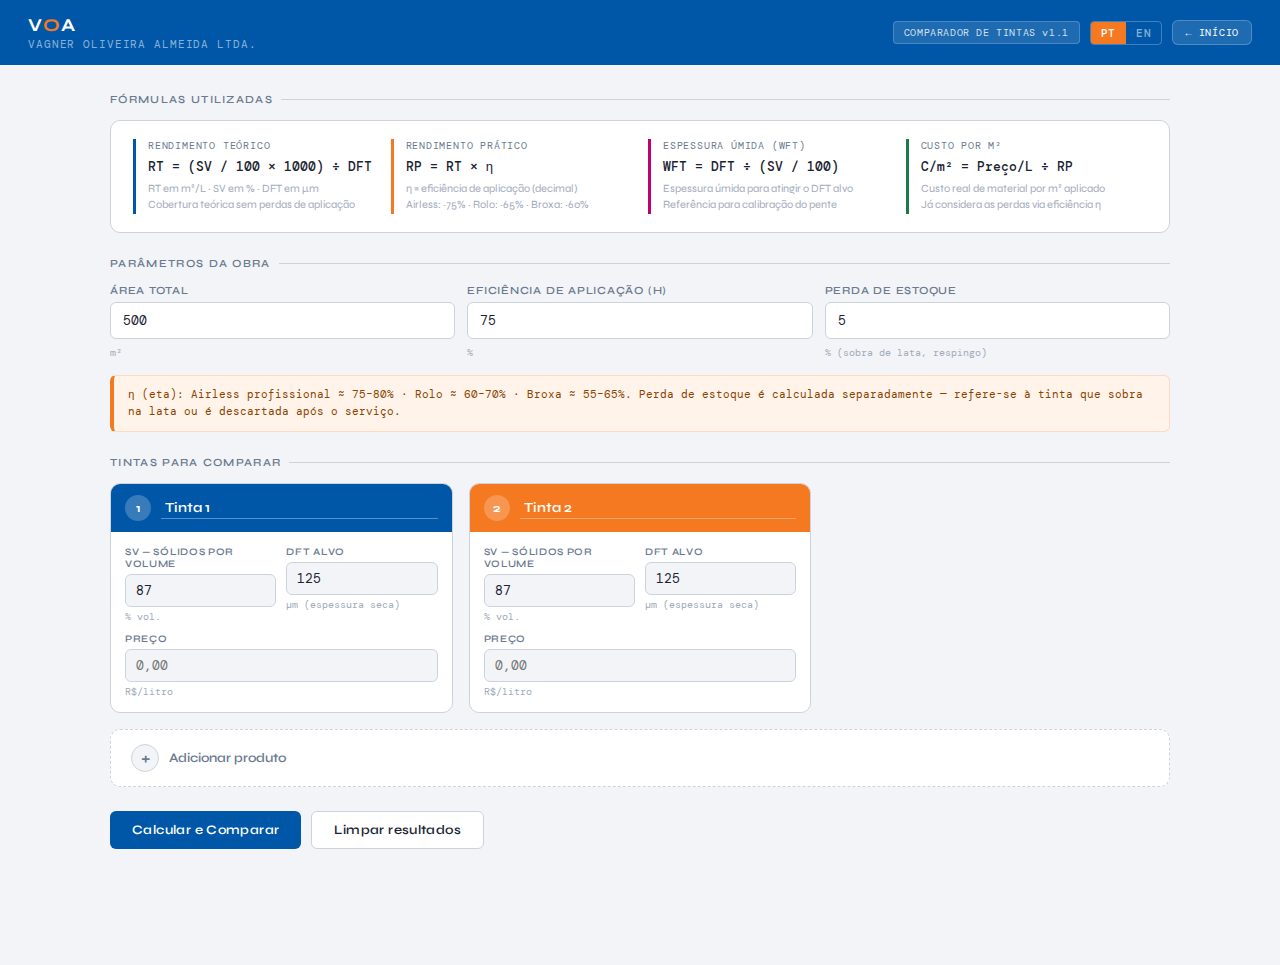
<file: comparador/index.html>
<!DOCTYPE html>
<html lang="pt-BR">
<head>
<meta charset="UTF-8"/>
<meta name="viewport" content="width=device-width, initial-scale=1.0"/>
<title>Comparador de Tintas — VOA</title>
<link href="https://fonts.googleapis.com/css2?family=Syne:wght@400;500;600;700&family=DM+Mono:wght@300;400;500&display=swap" rel="stylesheet"/>
<style>
*{box-sizing:border-box;margin:0;padding:0}
:root{
  --bg:#f2f4f7;--card:#ffffff;--border:#cdd3dd;--border-light:#e4e8ef;
  --text:#1a2332;--muted:#6b7a90;--dim:#a0aabb;
  --blue:#0057A8;--blue-light:#e8f0fb;
  --orange:#F47920;--orange-light:#fff3ea;
  --magenta:#C2006B;--magenta-light:#fce8f3;
  --teal:#0a7a6a;--teal-light:#e6f5f3;
  --purple:#5c2d9e;--purple-light:#f0eafd;
  --green:#1a7a4a;--green-light:#e6f7ef;
  --font:Syne,sans-serif;--mono:'DM Mono',monospace;
  --r:6px;--rl:10px;
}
body{font-family:var(--font);background:var(--bg);color:var(--text);min-height:100vh;padding:0 0 60px}

/* TOPBAR */
.topbar{background:var(--blue);padding:14px 28px;display:flex;align-items:center;gap:14px}
.topbar .logo{font-size:18px;font-weight:700;color:#fff;letter-spacing:.12em}
.topbar .logo span{color:var(--orange)}
.topbar .subtitle{font-family:var(--mono);font-size:11px;color:rgba(255,255,255,.55);letter-spacing:.08em;margin-top:1px}
.topbar-right{margin-left:auto;display:flex;align-items:center;gap:10px}
.topbar .badge{background:rgba(255,255,255,.12);border:1px solid rgba(255,255,255,.2);color:rgba(255,255,255,.8);font-family:var(--mono);font-size:10px;padding:4px 10px;border-radius:4px;letter-spacing:.06em}
.lang-toggle{display:flex;border:1px solid rgba(255,255,255,.25);border-radius:4px;overflow:hidden}
.lang-btn{font-family:var(--mono);font-size:11px;font-weight:500;letter-spacing:.06em;padding:4px 10px;background:transparent;border:none;color:rgba(255,255,255,.55);cursor:pointer;transition:all .15s}
.lang-btn.active{background:var(--orange);color:#fff}
.lang-btn:not(.active):hover{background:rgba(255,255,255,.12);color:#fff}

/* LAYOUT */
.wrap{max-width:1100px;margin:0 auto;padding:28px 20px}
.section-title{font-size:11px;font-weight:600;letter-spacing:.12em;text-transform:uppercase;color:var(--muted);margin-bottom:14px;display:flex;align-items:center;gap:8px}
.section-title::after{content:'';flex:1;height:1px;background:var(--border)}

/* FÓRMULAS */
.formula-strip{background:var(--card);border:1px solid var(--border);border-radius:var(--rl);padding:18px 22px;margin-bottom:24px;display:grid;grid-template-columns:repeat(auto-fit,minmax(220px,1fr));gap:16px}
.fml{border-left:3px solid var(--blue);padding-left:12px}
.fml.or{border-color:var(--orange)}.fml.mg{border-color:var(--magenta)}.fml.gn{border-color:var(--green)}
.fml-name{font-family:var(--mono);font-size:10px;letter-spacing:.08em;color:var(--muted);margin-bottom:5px}
.fml-eq{font-family:var(--mono);font-size:13px;color:var(--text);font-weight:500;line-height:1.5}
.fml-desc{font-size:11px;color:var(--dim);margin-top:4px;line-height:1.5}

/* GLOBAL */
.global-row{display:grid;grid-template-columns:repeat(auto-fit,minmax(200px,1fr));gap:12px;margin-bottom:16px}
.field{display:flex;flex-direction:column;gap:5px}
.field label{font-size:11px;font-weight:600;letter-spacing:.07em;text-transform:uppercase;color:var(--muted)}
.field input{font-family:var(--mono);font-size:13px;padding:9px 12px;border:1px solid var(--border);border-radius:var(--r);background:#fff;color:var(--text);outline:none;transition:border .15s}
.field input:focus{border-color:var(--blue);box-shadow:0 0 0 3px rgba(0,87,168,.1)}
.field .unit{font-size:10px;color:var(--dim);margin-top:2px;font-family:var(--mono)}
.eff-explain{background:var(--orange-light);border:1px solid rgba(248,121,32,.2);border-left:4px solid var(--orange);border-radius:var(--r);padding:10px 14px;font-size:11px;color:#8a4400;line-height:1.6;font-family:var(--mono);margin-bottom:24px}

/* PAINT CARDS */
.paints-grid{display:grid;grid-template-columns:repeat(auto-fill,minmax(290px,1fr));gap:16px;margin-bottom:16px}
.paint-card{background:var(--card);border:1px solid var(--border);border-radius:var(--rl);overflow:hidden}
.pc-head{padding:11px 14px;display:flex;align-items:center;gap:10px}
.pc-num{width:26px;height:26px;border-radius:50%;background:rgba(255,255,255,.22);display:flex;align-items:center;justify-content:center;font-size:12px;font-weight:700;color:#fff;flex-shrink:0}
.pc-name-in{background:transparent;border:none;border-bottom:1px solid rgba(255,255,255,.35);color:#fff;font-family:var(--font);font-size:14px;font-weight:600;flex:1;outline:none;padding:2px 4px;min-width:0}
.pc-name-in::placeholder{color:rgba(255,255,255,.5)}
.pc-remove{background:rgba(255,255,255,.15);border:1px solid rgba(255,255,255,.25);color:#fff;border-radius:4px;width:24px;height:24px;display:flex;align-items:center;justify-content:center;cursor:pointer;font-size:16px;line-height:1;flex-shrink:0;transition:background .15s;font-family:monospace}
.pc-remove:hover{background:rgba(255,255,255,.32)}
.pc-body{padding:14px}
.pc-grid{display:grid;grid-template-columns:1fr 1fr;gap:10px}
.pc-field label{font-size:10px;font-weight:600;letter-spacing:.07em;text-transform:uppercase;color:var(--muted);display:block;margin-bottom:4px}
.pc-field input{width:100%;font-family:var(--mono);font-size:13px;padding:7px 10px;border:1px solid var(--border);border-radius:var(--r);background:var(--bg);color:var(--text);outline:none;transition:border .15s}
.pc-field input:focus{border-color:var(--blue);background:#fff;box-shadow:0 0 0 3px rgba(0,87,168,.1)}
.pc-field .hint{font-family:var(--mono);font-size:10px;color:var(--dim);margin-top:3px}
.pc-head[data-c="0"]{background:var(--blue)}
.pc-head[data-c="1"]{background:var(--orange)}
.pc-head[data-c="2"]{background:var(--magenta)}
.pc-head[data-c="3"]{background:var(--teal)}
.pc-head[data-c="4"]{background:var(--purple)}

/* ADD BTN */
.btn-add{display:flex;align-items:center;gap:10px;background:var(--card);border:1.5px dashed var(--border);border-radius:var(--rl);padding:14px 20px;cursor:pointer;font-family:var(--font);font-size:13px;font-weight:600;color:var(--muted);width:100%;margin-bottom:24px;transition:all .15s}
.btn-add:hover{border-color:var(--blue);color:var(--blue);background:var(--blue-light)}
.btn-add .plus{width:28px;height:28px;border-radius:50%;background:var(--bg);border:1.5px solid var(--border);display:flex;align-items:center;justify-content:center;font-size:18px;flex-shrink:0;transition:all .15s;line-height:1}
.btn-add:hover .plus{background:var(--blue);border-color:var(--blue);color:#fff}

/* BTNS */
.btn-row{display:flex;gap:10px;margin-bottom:28px;flex-wrap:wrap}
.btn{font-family:var(--font);font-size:13px;font-weight:600;padding:10px 22px;border-radius:var(--r);cursor:pointer;border:none;transition:all .15s;letter-spacing:.03em}
.btn-primary{background:var(--blue);color:#fff}
.btn-primary:hover{background:#004a90}
.btn-secondary{background:var(--card);color:var(--text);border:1px solid var(--border)}
.btn-secondary:hover{background:var(--bg);border-color:var(--blue);color:var(--blue)}

/* RESULTS */
.results-wrap{background:var(--card);border:1px solid var(--border);border-radius:var(--rl);overflow:hidden;margin-bottom:20px;overflow-x:auto}
.res-table{width:100%;border-collapse:collapse;min-width:480px}
.res-table th{font-size:10px;font-weight:600;letter-spacing:.07em;text-transform:uppercase;color:var(--muted);padding:10px 16px;text-align:left;border-bottom:1px solid var(--border-light);background:var(--bg);white-space:nowrap}
.res-table td{padding:11px 16px;border-bottom:1px solid var(--border-light);font-size:13px;vertical-align:middle}
.res-table tr:last-child td{border-bottom:none}
.row-label{font-size:11px;color:var(--muted);font-family:var(--mono);font-weight:500}
.formula-ref{font-family:var(--mono);font-size:10px;color:var(--dim);display:block;margin-top:1px}
.val-cell{font-family:var(--mono);font-weight:500;font-size:14px}
.val-cell.best{color:var(--green)}
.pill{display:inline-block;font-size:10px;font-family:var(--mono);padding:2px 8px;border-radius:3px;font-weight:500}
.p0{background:var(--blue-light);color:var(--blue)}.p1{background:var(--orange-light);color:#b85500}
.p2{background:var(--magenta-light);color:#8a004b}.p3{background:var(--teal-light);color:var(--teal)}.p4{background:var(--purple-light);color:var(--purple)}
.badge-best{display:inline-block;background:var(--green-light);color:var(--green);font-size:10px;font-family:var(--mono);padding:2px 8px;border-radius:3px;margin-left:6px}
.info-box{background:var(--blue-light);border:1px solid rgba(0,87,168,.2);border-left:4px solid var(--blue);border-radius:var(--r);padding:12px 16px;font-size:12px;color:var(--blue);line-height:1.7;font-family:var(--mono);margin-bottom:20px}

/* VIS */
.vis-block{background:var(--card);border:1px solid var(--border);border-radius:var(--rl);padding:20px;margin-bottom:24px}
.vis-row{display:flex;align-items:center;gap:12px;margin-bottom:10px}
.vis-row:last-child{margin-bottom:0}
.vis-label{font-family:var(--mono);font-size:11px;color:var(--muted);width:110px;flex-shrink:0;overflow:hidden;text-overflow:ellipsis;white-space:nowrap}
.vis-bar-wrap{flex:1;height:22px;background:var(--bg);border-radius:4px;overflow:hidden}
.vis-bar{height:100%;border-radius:4px;transition:width .4s ease;display:flex;align-items:center;justify-content:flex-end;padding-right:8px;min-width:50px}
.vis-bar span{font-family:var(--mono);font-size:10px;color:#fff;font-weight:500;white-space:nowrap}
.b0{background:var(--blue)}.b1{background:var(--orange)}.b2{background:var(--magenta)}.b3{background:var(--teal)}.b4{background:var(--purple)}

/* BREAKDOWN */
.breakdown{display:grid;grid-template-columns:repeat(auto-fit,minmax(280px,1fr));gap:14px;margin-bottom:24px}
.bk-card{background:var(--card);border:1px solid var(--border);border-radius:var(--rl);padding:16px}
.bk-card-title{font-size:12px;font-weight:700;letter-spacing:.06em;margin-bottom:12px;display:flex;align-items:center;gap:8px}
.bk-dot{width:10px;height:10px;border-radius:50%}
.d0{background:var(--blue)}.d1{background:var(--orange)}.d2{background:var(--magenta)}.d3{background:var(--teal)}.d4{background:var(--purple)}
.bk-row{display:flex;justify-content:space-between;align-items:baseline;padding:6px 0;border-bottom:1px solid var(--border-light);font-size:12px}
.bk-row:last-child{border-bottom:none;padding-top:8px;font-weight:700;font-size:13px}
.bk-label{color:var(--muted)}
.bk-val{font-family:var(--mono);color:var(--text)}
.bk-calc{font-family:var(--mono);font-size:10px;color:var(--dim);text-align:right}
.legend-row{display:flex;gap:14px;flex-wrap:wrap}
.legend-item{display:flex;align-items:center;gap:5px;font-size:11px;color:var(--muted);font-family:var(--mono)}
.legend-dot{width:8px;height:8px;border-radius:50%}

@media(max-width:600px){.paints-grid{grid-template-columns:1fr}.topbar{padding:12px 16px}.wrap{padding:16px}.formula-strip{grid-template-columns:1fr}}

/* ── BOTÃO VOLTAR INÍCIO ── */
.btn-home-top{
  display:inline-flex;align-items:center;gap:4px;
  background:rgba(255,255,255,0.12);
  border:1px solid rgba(255,255,255,0.22);
  color:#fff;padding:5px 12px;border-radius:6px;
  font-family:var(--mono);font-size:10px;
  letter-spacing:0.07em;text-transform:uppercase;
  text-decoration:none;white-space:nowrap;
  transition:background 0.15s;
}
.btn-home-top:hover{background:rgba(255,255,255,0.22);}
</style>
</head>
<body>

<div class="topbar">
  <div>
    <div class="logo">V<span>O</span>A</div>
    <div class="subtitle">VAGNER OLIVEIRA ALMEIDA LTDA.</div>
  </div>
  <div class="topbar-right">
    <div class="badge" data-i18n="badge">COMPARADOR DE TINTAS v1.1</div>
    <div class="lang-toggle">
      <button class="lang-btn active" onclick="setLang('pt')">PT</button>
      <button class="lang-btn" onclick="setLang('en')">EN</button>
    </div>
    <a href="../index.html" class="btn-home-top" id="btn-home">← Início</a>
  </div>
</div>

<div class="wrap">

  <div class="section-title" data-i18n="sec_formulas">Fórmulas utilizadas</div>
  <div class="formula-strip">
    <div class="fml">
      <div class="fml-name" data-i18n="fml1_name">RENDIMENTO TEÓRICO</div>
      <div class="fml-eq">RT = (SV / 100 × 1000) ÷ DFT</div>
      <div class="fml-desc" data-i18n="fml1_desc">RT em m²/L · SV em % · DFT em µm<br>Cobertura teórica sem perdas de aplicação</div>
    </div>
    <div class="fml or">
      <div class="fml-name" data-i18n="fml2_name">RENDIMENTO PRÁTICO</div>
      <div class="fml-eq">RP = RT × η</div>
      <div class="fml-desc" data-i18n="fml2_desc">η = eficiência de aplicação (decimal)<br>Airless: ~75% · Rolo: ~65% · Broxa: ~60%</div>
    </div>
    <div class="fml mg">
      <div class="fml-name" data-i18n="fml3_name">ESPESSURA ÚMIDA (WFT)</div>
      <div class="fml-eq">WFT = DFT ÷ (SV / 100)</div>
      <div class="fml-desc" data-i18n="fml3_desc">Espessura úmida para atingir o DFT alvo<br>Referência para calibração do pente</div>
    </div>
    <div class="fml gn">
      <div class="fml-name" data-i18n="fml4_name">CUSTO POR M²</div>
      <div class="fml-eq">C/m² = Preço/L ÷ RP</div>
      <div class="fml-desc" data-i18n="fml4_desc">Custo real de material por m² aplicado<br>Já considera as perdas via eficiência η</div>
    </div>
  </div>

  <div class="section-title" data-i18n="sec_params">Parâmetros da obra</div>
  <div class="global-row">
    <div class="field">
      <label data-i18n="lbl_area">Área total</label>
      <input type="number" id="g-area" value="500" min="1" step="10"/>
      <div class="unit" data-i18n="unit_area">m²</div>
    </div>
    <div class="field">
      <label data-i18n="lbl_eff">Eficiência de aplicação (η)</label>
      <input type="number" id="g-eff" value="75" min="30" max="100" step="1"/>
      <div class="unit">%</div>
    </div>
    <div class="field">
      <label data-i18n="lbl_waste">Perda de estoque</label>
      <input type="number" id="g-waste" value="5" min="0" max="30" step="1"/>
      <div class="unit" data-i18n="unit_waste">% (sobra de lata, respingo)</div>
    </div>
  </div>
  <div class="eff-explain" data-i18n="eff_note">η (eta): Airless profissional ≈ 75–80% · Rolo ≈ 60–70% · Broxa ≈ 55–65%. Perda de estoque é calculada separadamente — refere-se à tinta que sobra na lata ou é descartada após o serviço.</div>

  <div class="section-title" data-i18n="sec_paints">Tintas para comparar</div>
  <div class="paints-grid" id="paints-grid"></div>

  <button class="btn-add" id="btn-add" onclick="adicionarTinta()">
    <div class="plus">+</div>
    <span data-i18n="btn_add">Adicionar produto</span>
  </button>

  <div class="btn-row">
    <button class="btn btn-primary" onclick="calcular()" data-i18n="btn_calc">Calcular e Comparar</button>
    <button class="btn btn-secondary" onclick="limpar()" data-i18n="btn_clear">Limpar resultados</button>
  </div>

  <div id="results-area" style="display:none">
    <div class="section-title" data-i18n="sec_results">Resultados comparativos</div>
    <div class="info-box" id="info-box"></div>
    <div class="results-wrap">
      <table class="res-table">
        <thead><tr id="thead-row"><th style="width:220px" data-i18n="th_param">Parâmetro</th></tr></thead>
        <tbody id="tbody"></tbody>
      </table>
    </div>

    <div class="section-title" data-i18n="sec_vis">Visualização</div>
    <div class="vis-block">
      <div style="display:flex;justify-content:space-between;align-items:center;margin-bottom:14px;flex-wrap:wrap;gap:10px">
        <div class="legend-row" id="legend-row"></div>
        <select id="vis-metric" onchange="renderVis()" style="font-family:var(--mono);font-size:12px;padding:5px 10px;border:1px solid var(--border);border-radius:var(--r);background:#fff;color:var(--text);outline:none">
          <option value="rt" data-i18n="opt_rt">Rendimento Teórico (m²/L)</option>
          <option value="rp" data-i18n="opt_rp">Rendimento Prático (m²/L)</option>
          <option value="wft" data-i18n="opt_wft">WFT — Espessura Úmida (µm)</option>
          <option value="vol" data-i18n="opt_vol">Volume necessário (L)</option>
          <option value="cost_m2" data-i18n="opt_cost">Custo por m² (R$)</option>
          <option value="total" data-i18n="opt_total">Custo total material (R$)</option>
          <option value="sv" data-i18n="opt_sv">Sólidos por Volume (%)</option>
        </select>
      </div>
      <div id="vis-area"></div>
    </div>

    <div class="section-title" data-i18n="sec_breakdown">Detalhamento das fórmulas</div>
    <div class="breakdown" id="breakdown"></div>
  </div>

</div>

<script>
var currentLang = 'pt';
var paintCount = 0;
var lastResults = [];
var MAX = 5;

var PAL = [
  {c:'0',pill:'p0',bar:'b0',dot:'d0'},
  {c:'1',pill:'p1',bar:'b1',dot:'d1'},
  {c:'2',pill:'p2',bar:'b2',dot:'d2'},
  {c:'3',pill:'p3',bar:'b3',dot:'d3'},
  {c:'4',pill:'p4',bar:'b4',dot:'d4'}
];

var STRINGS = {
  pt: {
    badge: 'COMPARADOR DE TINTAS v1.1',
    sec_formulas: 'Fórmulas utilizadas',
    fml1_name: 'RENDIMENTO TEÓRICO',
    fml1_desc: 'RT em m²/L · SV em % · DFT em µm\nCobertura teórica sem perdas de aplicação',
    fml2_name: 'RENDIMENTO PRÁTICO',
    fml2_desc: 'η = eficiência de aplicação (decimal)\nAirless: ~75% · Rolo: ~65% · Broxa: ~60%',
    fml3_name: 'ESPESSURA ÚMIDA (WFT)',
    fml3_desc: 'Espessura úmida para atingir o DFT alvo\nReferência para calibração do pente',
    fml4_name: 'CUSTO POR M²',
    fml4_desc: 'Custo real de material por m² aplicado\nJá considera as perdas via eficiência η',
    sec_params: 'Parâmetros da obra',
    lbl_area: 'Área total',
    unit_area: 'm²',
    lbl_eff: 'Eficiência de aplicação (η)',
    lbl_waste: 'Perda de estoque',
    unit_waste: '% (sobra de lata, respingo)',
    eff_note: 'η (eta): Airless profissional ≈ 75–80% · Rolo ≈ 60–70% · Broxa ≈ 55–65%. Perda de estoque é calculada separadamente — refere-se à tinta que sobra na lata ou é descartada após o serviço.',
    sec_paints: 'Tintas para comparar',
    btn_add: 'Adicionar produto',
    btn_calc: 'Calcular e Comparar',
    btn_clear: 'Limpar resultados',
    sec_results: 'Resultados comparativos',
    th_param: 'Parâmetro',
    sec_vis: 'Visualização',
    opt_rt: 'Rendimento Teórico (m²/L)',
    opt_rp: 'Rendimento Prático (m²/L)',
    opt_wft: 'WFT — Espessura Úmida (µm)',
    opt_vol: 'Volume necessário (L)',
    opt_cost: 'Custo por m² (R$)',
    opt_total: 'Custo total material (R$)',
    opt_sv: 'Sólidos por Volume (%)',
    sec_breakdown: 'Detalhamento das fórmulas',
    /* card fields */
    lbl_sv: 'SV — Sólidos por Volume',
    hint_sv: '% vol.',
    lbl_dft: 'DFT alvo',
    hint_dft: 'µm (espessura seca)',
    lbl_price: 'Preço',
    hint_price: 'R$/litro',
    paint_default: 'Tinta',
    /* table rows */
    row_sv: 'Sólidos por Volume', row_sv_fml: 'Dado do fabricante (TDS)',
    row_rt: 'Rendimento Teórico', row_rt_fml: 'RT = (SV/100 × 1000) ÷ DFT',
    row_rp: 'Rendimento Prático',
    row_wft: 'Espessura Úmida (WFT)', row_wft_fml: 'WFT = DFT ÷ (SV/100)',
    row_vol: 'Volume necessário',
    row_cost: 'Custo por m²', row_cost_fml: 'C/m² = Preço/L ÷ RP',
    row_total: 'Custo total material', row_total_fml: '= Preço/L × Volume total',
    badge_best: '✓ melhor',
    /* info box */
    analysis: 'ANÁLISE',
    lowest_cost: 'apresenta o menor custo por m²',
    saving: 'economia de',
    total_saving: 'no total de material em relação a',
    area_label: 'Área',
    loss_label: 'Perda',
    /* breakdown */
    bk_sv: 'SV (Sólidos por Vol.)',
    bk_sv_calc: 'dado do fabricante (TDS)',
    bk_dft: 'DFT alvo',
    bk_dft_calc: 'espessura seca especificada',
    bk_wft: 'WFT necessária',
    bk_rt: 'Rendimento Teórico',
    bk_rp: 'Rendimento Prático',
    bk_vol: 'Volume',
    bk_price: 'Preço',
    bk_cost: 'Custo por m²',
    bk_total: 'Custo total material',
    /* alerts */
    alert_min: 'Preencha ao menos 2 tintas com SV, DFT e Preço.',
    alert_max: 'Máximo de 5 tintas.'
  },
  en: {
    badge: 'PAINT COMPARATOR v1.1',
    sec_formulas: 'Formulas used',
    fml1_name: 'THEORETICAL SPREAD RATE',
    fml1_desc: 'TSR in m²/L · VS in % · DFT in µm\nTheoretical coverage with no application losses',
    fml2_name: 'PRACTICAL SPREAD RATE',
    fml2_desc: 'η = application efficiency (decimal)\nAirless: ~75% · Roller: ~65% · Brush: ~60%',
    fml3_name: 'WET FILM THICKNESS (WFT)',
    fml3_desc: 'WFT required to achieve the target DFT\nReference for wet film gauge calibration',
    fml4_name: 'COST PER M²',
    fml4_desc: 'Actual material cost per m² applied\nAlready accounts for losses via efficiency η',
    sec_params: 'Project parameters',
    lbl_area: 'Total area',
    unit_area: 'm²',
    lbl_eff: 'Application efficiency (η)',
    lbl_waste: 'Stock loss',
    unit_waste: '% (leftover, overspray)',
    eff_note: 'η (eta): Professional airless ≈ 75–80% · Roller ≈ 60–70% · Brush ≈ 55–65%. Stock loss is calculated separately — refers to paint left in the can or discarded after work.',
    sec_paints: 'Paints to compare',
    btn_add: 'Add product',
    btn_calc: 'Calculate & Compare',
    btn_clear: 'Clear results',
    sec_results: 'Comparative results',
    th_param: 'Parameter',
    sec_vis: 'Visualization',
    opt_rt: 'Theoretical Spread Rate (m²/L)',
    opt_rp: 'Practical Spread Rate (m²/L)',
    opt_wft: 'WFT — Wet Film Thickness (µm)',
    opt_vol: 'Volume required (L)',
    opt_cost: 'Cost per m² (R$)',
    opt_total: 'Total material cost (R$)',
    opt_sv: 'Volume Solids (%)',
    sec_breakdown: 'Formula breakdown',
    /* card fields */
    lbl_sv: 'VS — Volume Solids',
    hint_sv: '% vol.',
    lbl_dft: 'Target DFT',
    hint_dft: 'µm (dry film thickness)',
    lbl_price: 'Price',
    hint_price: 'R$/litre',
    paint_default: 'Paint',
    /* table rows */
    row_sv: 'Volume Solids', row_sv_fml: 'Manufacturer data (TDS)',
    row_rt: 'Theoretical Spread Rate', row_rt_fml: 'TSR = (VS/100 × 1000) ÷ DFT',
    row_rp: 'Practical Spread Rate',
    row_wft: 'Wet Film Thickness (WFT)', row_wft_fml: 'WFT = DFT ÷ (VS/100)',
    row_vol: 'Volume required',
    row_cost: 'Cost per m²', row_cost_fml: 'C/m² = Price/L ÷ PSR',
    row_total: 'Total material cost', row_total_fml: '= Price/L × Total volume',
    badge_best: '✓ best',
    /* info box */
    analysis: 'ANALYSIS',
    lowest_cost: 'has the lowest cost per m²',
    saving: 'saving',
    total_saving: 'in total material cost compared to',
    area_label: 'Area',
    loss_label: 'Loss',
    /* breakdown */
    bk_sv: 'VS (Volume Solids)',
    bk_sv_calc: 'manufacturer data (TDS)',
    bk_dft: 'Target DFT',
    bk_dft_calc: 'specified dry film thickness',
    bk_wft: 'Required WFT',
    bk_rt: 'Theoretical Spread Rate',
    bk_rp: 'Practical Spread Rate',
    bk_vol: 'Volume',
    bk_price: 'Price',
    bk_cost: 'Cost per m²',
    bk_total: 'Total material cost',
    /* alerts */
    alert_min: 'Fill in at least 2 paints with VS, DFT and Price.',
    alert_max: 'Maximum of 5 paints.'
  }
};

function t(key) { return STRINGS[currentLang][key] || key; }

function setLang(lang) {
  currentLang = lang;
  document.querySelectorAll('.lang-btn').forEach(function(b) {
    b.classList.toggle('active', b.textContent === lang.toUpperCase());
  });
  document.querySelectorAll('[data-i18n]').forEach(function(el) {
    var key = el.getAttribute('data-i18n');
    var val = t(key);
    if (el.tagName === 'OPTION') {
      el.textContent = val;
    } else {
      el.innerHTML = val.replace(/\n/g, '<br>');
    }
  });
  /* update card field labels & placeholders */
  document.querySelectorAll('.paint-card').forEach(function(card, i) {
    var labels = card.querySelectorAll('.pc-field label');
    var hints = card.querySelectorAll('.pc-field .hint');
    if (labels[0]) labels[0].textContent = t('lbl_sv');
    if (hints[0]) hints[0].textContent = t('hint_sv');
    if (labels[1]) labels[1].textContent = t('lbl_dft');
    if (hints[1]) hints[1].textContent = t('hint_dft');
    if (labels[2]) labels[2].textContent = t('lbl_price');
    if (hints[2]) hints[2].textContent = t('hint_price');
    var nameIn = card.querySelector('.pc-name-in');
    if (nameIn && nameIn.value.match(/^(Tinta|Paint) \d+$/)) {
      nameIn.value = t('paint_default') + ' ' + (i + 1);
    }
  });
  /* traduz botão home */
  var homeBtn = document.getElementById('btn-home');
  if (homeBtn) homeBtn.textContent = lang === 'en' ? '← Home' : '← Início';
  /* re-render results if visible */
  if (lastResults.length && document.getElementById('results-area').style.display !== 'none') {
    renderTable();
    renderVis();
    renderBreakdown();
  }
}

/* ── CARDS ── */
function adicionarTinta() {
  if (paintCount >= MAX) { alert(t('alert_max')); return; }
  var num = paintCount + 1;
  var idx = paintCount;
  var p = PAL[idx % PAL.length];
  var rm = num > 2
    ? '<button class="pc-remove" onclick="remover(this)" title="Remove">×</button>'
    : '';
  var div = document.createElement('div');
  div.className = 'paint-card';
  div.setAttribute('data-idx', idx);
  div.innerHTML =
    '<div class="pc-head" data-c="' + p.c + '">' +
      '<div class="pc-num">' + num + '</div>' +
      '<input class="pc-name-in" type="text" placeholder="' + t('paint_default') + ' ' + num + '" value="' + t('paint_default') + ' ' + num + '"/>' +
      rm +
    '</div>' +
    '<div class="pc-body"><div class="pc-grid">' +
      '<div class="pc-field"><label>' + t('lbl_sv') + '</label><input type="number" name="sv" value="87" min="1" max="100" step="0.1"/><div class="hint">' + t('hint_sv') + '</div></div>' +
      '<div class="pc-field"><label>' + t('lbl_dft') + '</label><input type="number" name="dft" value="125" min="1" max="2000" step="5"/><div class="hint">' + t('hint_dft') + '</div></div>' +
      '<div class="pc-field" style="grid-column:1/-1"><label>' + t('lbl_price') + '</label><input type="number" name="price" value="" min="0" step="0.01" placeholder="0,00"/><div class="hint">' + t('hint_price') + '</div></div>' +
    '</div></div>';
  document.getElementById('paints-grid').appendChild(div);
  paintCount++;
  document.getElementById('btn-add').style.display = paintCount >= MAX ? 'none' : 'flex';
}

function remover(btn) {
  btn.closest('.paint-card').remove();
  paintCount--;
  renumerar();
  document.getElementById('btn-add').style.display = 'flex';
}

function renumerar() {
  document.querySelectorAll('#paints-grid .paint-card').forEach(function(card, i) {
    card.setAttribute('data-idx', i);
    var head = card.querySelector('.pc-head');
    head.setAttribute('data-c', PAL[i % PAL.length].c);
    card.querySelector('.pc-num').textContent = i + 1;
    var nameIn = card.querySelector('.pc-name-in');
    if (nameIn.value.match(/^(Tinta|Paint) \d+$/)) nameIn.value = t('paint_default') + ' ' + (i + 1);
    var rm = card.querySelector('.pc-remove');
    if (i >= 2 && !rm) {
      rm = document.createElement('button');
      rm.className = 'pc-remove';
      rm.setAttribute('onclick', 'remover(this)');
      rm.textContent = '×';
      head.appendChild(rm);
    } else if (i < 2 && rm) { rm.remove(); }
  });
}

function getPaints() {
  return Array.from(document.querySelectorAll('#paints-grid .paint-card')).map(function(card, i) {
    return {
      name: card.querySelector('.pc-name-in').value.trim() || (t('paint_default') + ' ' + (i + 1)),
      sv: parseFloat(card.querySelector('[name=sv]').value) || 0,
      dft: parseFloat(card.querySelector('[name=dft]').value) || 0,
      price: parseFloat(card.querySelector('[name=price]').value) || 0,
      idx: i
    };
  });
}

/* ── CALC ── */
var _area, _eff, _waste, _eta, _wasteF;

function calcular() {
  _area = parseFloat(document.getElementById('g-area').value) || 500;
  _eff = parseFloat(document.getElementById('g-eff').value) || 75;
  _waste = parseFloat(document.getElementById('g-waste').value) || 5;
  _eta = _eff / 100;
  _wasteF = 1 + (_waste / 100);

  var paints = getPaints().filter(function(p) { return p.sv > 0 && p.dft > 0 && p.price > 0; });
  if (paints.length < 2) { alert(t('alert_min')); return; }

  lastResults = paints.map(function(p) {
    var rt = (p.sv / 100 * 1000) / p.dft;
    var rp = rt * _eta;
    var wft = p.dft / (p.sv / 100);
    var vol = ((_area / rp)) * _wasteF;
    var cost_m2 = p.price / rp;
    var total = p.price * vol;
    return {name:p.name, sv:p.sv, dft:p.dft, price:p.price, idx:p.idx, rt:rt, rp:rp, wft:wft, vol:vol, cost_m2:cost_m2, total:total};
  });

  renderTable();
  renderInfoBox();
  renderLegend();
  renderVis();
  renderBreakdown();

  document.getElementById('results-area').style.display = 'block';
  document.getElementById('results-area').scrollIntoView({behavior:'smooth', block:'start'});
}

function renderInfoBox() {
  var winner = lastResults.reduce(function(a, b) { return a.cost_m2 < b.cost_m2 ? a : b; });
  var others = lastResults.filter(function(r) { return r.name !== winner.name; }).sort(function(a, b) { return a.cost_m2 - b.cost_m2; });
  var saving = others.length ? (others[0].total - winner.total).toFixed(2) : null;
  document.getElementById('info-box').innerHTML =
    t('analysis') + ': <strong>' + winner.name + '</strong> ' + t('lowest_cost') + ' — R$ ' + winner.cost_m2.toFixed(2) + '/m²' +
    (saving ? ' — ' + t('saving') + ' R$ ' + saving + ' ' + t('total_saving') + ' ' + others[0].name + '.' : '.') +
    ' | ' + t('area_label') + ': ' + _area + ' m² · η = ' + _eff + '% · ' + t('loss_label') + ': ' + _waste + '%.';
}

function renderLegend() {
  var lg = document.getElementById('legend-row');
  lg.innerHTML = '';
  lastResults.forEach(function(r, i) {
    var p = PAL[i % PAL.length];
    lg.innerHTML += '<div class="legend-item"><div class="legend-dot ' + p.dot + '"></div>' + r.name + '</div>';
  });
}

function renderTable() {
  var thead = document.getElementById('thead-row');
  thead.innerHTML = '<th style="width:220px">' + t('th_param') + '</th>';
  lastResults.forEach(function(r, i) {
    var p = PAL[i % PAL.length];
    thead.innerHTML += '<th><span class="pill ' + p.pill + '">' + r.name + '</span><br><span style="font-family:var(--mono);font-size:10px;color:var(--dim)">SV ' + r.sv + '% · DFT ' + r.dft + 'µm</span></th>';
  });

  var rows = [
    {key:'sv',      label:t('row_sv'),   unit:'%',    fmt:function(v){return v.toFixed(1)},          best:'max', fml:t('row_sv_fml')},
    {key:'rt',      label:t('row_rt'),   unit:'m²/L', fmt:function(v){return v.toFixed(3)},          best:'max', fml:t('row_rt_fml')},
    {key:'rp',      label:t('row_rp'),   unit:'m²/L', fmt:function(v){return v.toFixed(3)},          best:'max', fml:'RP = RT × η   (η = ' + _eff + '%)'},
    {key:'wft',     label:t('row_wft'),  unit:'µm',   fmt:function(v){return v.toFixed(0)},          best:'none',fml:t('row_wft_fml')},
    {key:'vol',     label:t('row_vol') + ' (+' + _waste + '%)', unit:'L', fmt:function(v){return v.toFixed(1)}, best:'min', fml:'V = (A ÷ RP) × ' + _wasteF.toFixed(2)},
    {key:'cost_m2', label:t('row_cost'), unit:'R$',   fmt:function(v){return 'R$ ' + v.toFixed(2)},  best:'min', fml:t('row_cost_fml')},
    {key:'total',   label:t('row_total'),unit:'R$',   fmt:function(v){return 'R$ ' + v.toFixed(2)},  best:'min', fml:t('row_total_fml')}
  ];

  var tbody = document.getElementById('tbody');
  tbody.innerHTML = '';
  rows.forEach(function(row) {
    var vals = lastResults.map(function(r) { return r[row.key]; });
    var bestVal = row.best === 'max' ? Math.max.apply(null, vals) : row.best === 'min' ? Math.min.apply(null, vals) : null;
    var html = '<tr><td><span class="row-label">' + row.label + '</span><span class="formula-ref">' + row.fml + '</span></td>';
    lastResults.forEach(function(r, i) {
      var v = r[row.key];
      var isBest = bestVal !== null && Math.abs(v - bestVal) < 0.00001;
      var cls = isBest ? 'val-cell best' : 'val-cell';
      var badge = isBest ? '<span class="badge-best">' + t('badge_best') + '</span>' : '';
      html += '<td><span class="' + cls + '">' + row.fmt(v) + '</span>' + badge + '<br><span style="font-family:var(--mono);font-size:10px;color:var(--dim)">' + row.unit + '</span></td>';
    });
    tbody.innerHTML += html + '</tr>';
  });
}

function renderVis() {
  if (!lastResults.length) return;
  var metric = document.getElementById('vis-metric').value;
  var keyMap = {rt:'rt',rp:'rp',wft:'wft',vol:'vol',cost_m2:'cost_m2',total:'total',sv:'sv'};
  var k = keyMap[metric];
  var vals = lastResults.map(function(r) { return r[k]; });
  var maxV = Math.max.apply(null, vals);
  var html = '';
  lastResults.forEach(function(r, i) {
    var p = PAL[i % PAL.length];
    var pct = maxV > 0 ? (vals[i] / maxV * 100) : 0;
    var disp = (metric.indexOf('cost') !== -1 || metric === 'total') ? 'R$ ' + vals[i].toFixed(2) : vals[i].toFixed(2);
    html += '<div class="vis-row"><div class="vis-label" title="' + r.name + '">' + r.name + '</div><div class="vis-bar-wrap"><div class="vis-bar ' + p.bar + '" style="width:' + pct.toFixed(1) + '%"><span>' + disp + '</span></div></div></div>';
  });
  document.getElementById('vis-area').innerHTML = html;
}

function renderBreakdown() {
  var bk = document.getElementById('breakdown');
  bk.innerHTML = '';
  lastResults.forEach(function(r, i) {
    var p = PAL[i % PAL.length];
    bk.innerHTML +=
      '<div class="bk-card">' +
      '<div class="bk-card-title"><div class="bk-dot ' + p.dot + '"></div>' + r.name + '</div>' +
      '<div class="bk-row"><span class="bk-label">' + t('bk_sv') + '</span><div><span class="bk-val">' + r.sv + '%</span><div class="bk-calc">' + t('bk_sv_calc') + '</div></div></div>' +
      '<div class="bk-row"><span class="bk-label">' + t('bk_dft') + '</span><div><span class="bk-val">' + r.dft + ' µm</span><div class="bk-calc">' + t('bk_dft_calc') + '</div></div></div>' +
      '<div class="bk-row"><span class="bk-label">' + t('bk_wft') + '</span><div><span class="bk-val">' + r.wft.toFixed(0) + ' µm</span><div class="bk-calc">' + r.dft + ' ÷ (' + r.sv + '/100) = ' + r.wft.toFixed(1) + '</div></div></div>' +
      '<div class="bk-row"><span class="bk-label">' + t('bk_rt') + '</span><div><span class="bk-val">' + r.rt.toFixed(3) + ' m²/L</span><div class="bk-calc">(' + r.sv + '/100 × 1000) ÷ ' + r.dft + '</div></div></div>' +
      '<div class="bk-row"><span class="bk-label">' + t('bk_rp') + ' (η=' + _eff + '%)</span><div><span class="bk-val">' + r.rp.toFixed(3) + ' m²/L</span><div class="bk-calc">' + r.rt.toFixed(3) + ' × ' + _eta.toFixed(2) + '</div></div></div>' +
      '<div class="bk-row"><span class="bk-label">' + t('bk_vol') + ' (' + _area + ' m² +' + _waste + '%)</span><div><span class="bk-val">' + r.vol.toFixed(1) + ' L</span><div class="bk-calc">(' + _area + ' ÷ ' + r.rp.toFixed(3) + ') × ' + _wasteF.toFixed(2) + '</div></div></div>' +
      '<div class="bk-row"><span class="bk-label">' + t('bk_price') + '</span><div><span class="bk-val">R$ ' + r.price.toFixed(2) + '/L</span></div></div>' +
      '<div class="bk-row"><span class="bk-label">' + t('bk_cost') + '</span><div><span class="bk-val">R$ ' + r.cost_m2.toFixed(2) + '</span><div class="bk-calc">R$ ' + r.price.toFixed(2) + ' ÷ ' + r.rp.toFixed(3) + '</div></div></div>' +
      '<div class="bk-row"><span class="bk-label">' + t('bk_total') + '</span><div><span class="bk-val">R$ ' + r.total.toFixed(2) + '</span><div class="bk-calc">' + r.vol.toFixed(1) + ' L × R$ ' + r.price.toFixed(2) + '</div></div></div>' +
      '</div>';
  });
}

function limpar() {
  document.getElementById('results-area').style.display = 'none';
  lastResults = [];
}

adicionarTinta();
adicionarTinta();
</script>
</body>
</html>
</file>
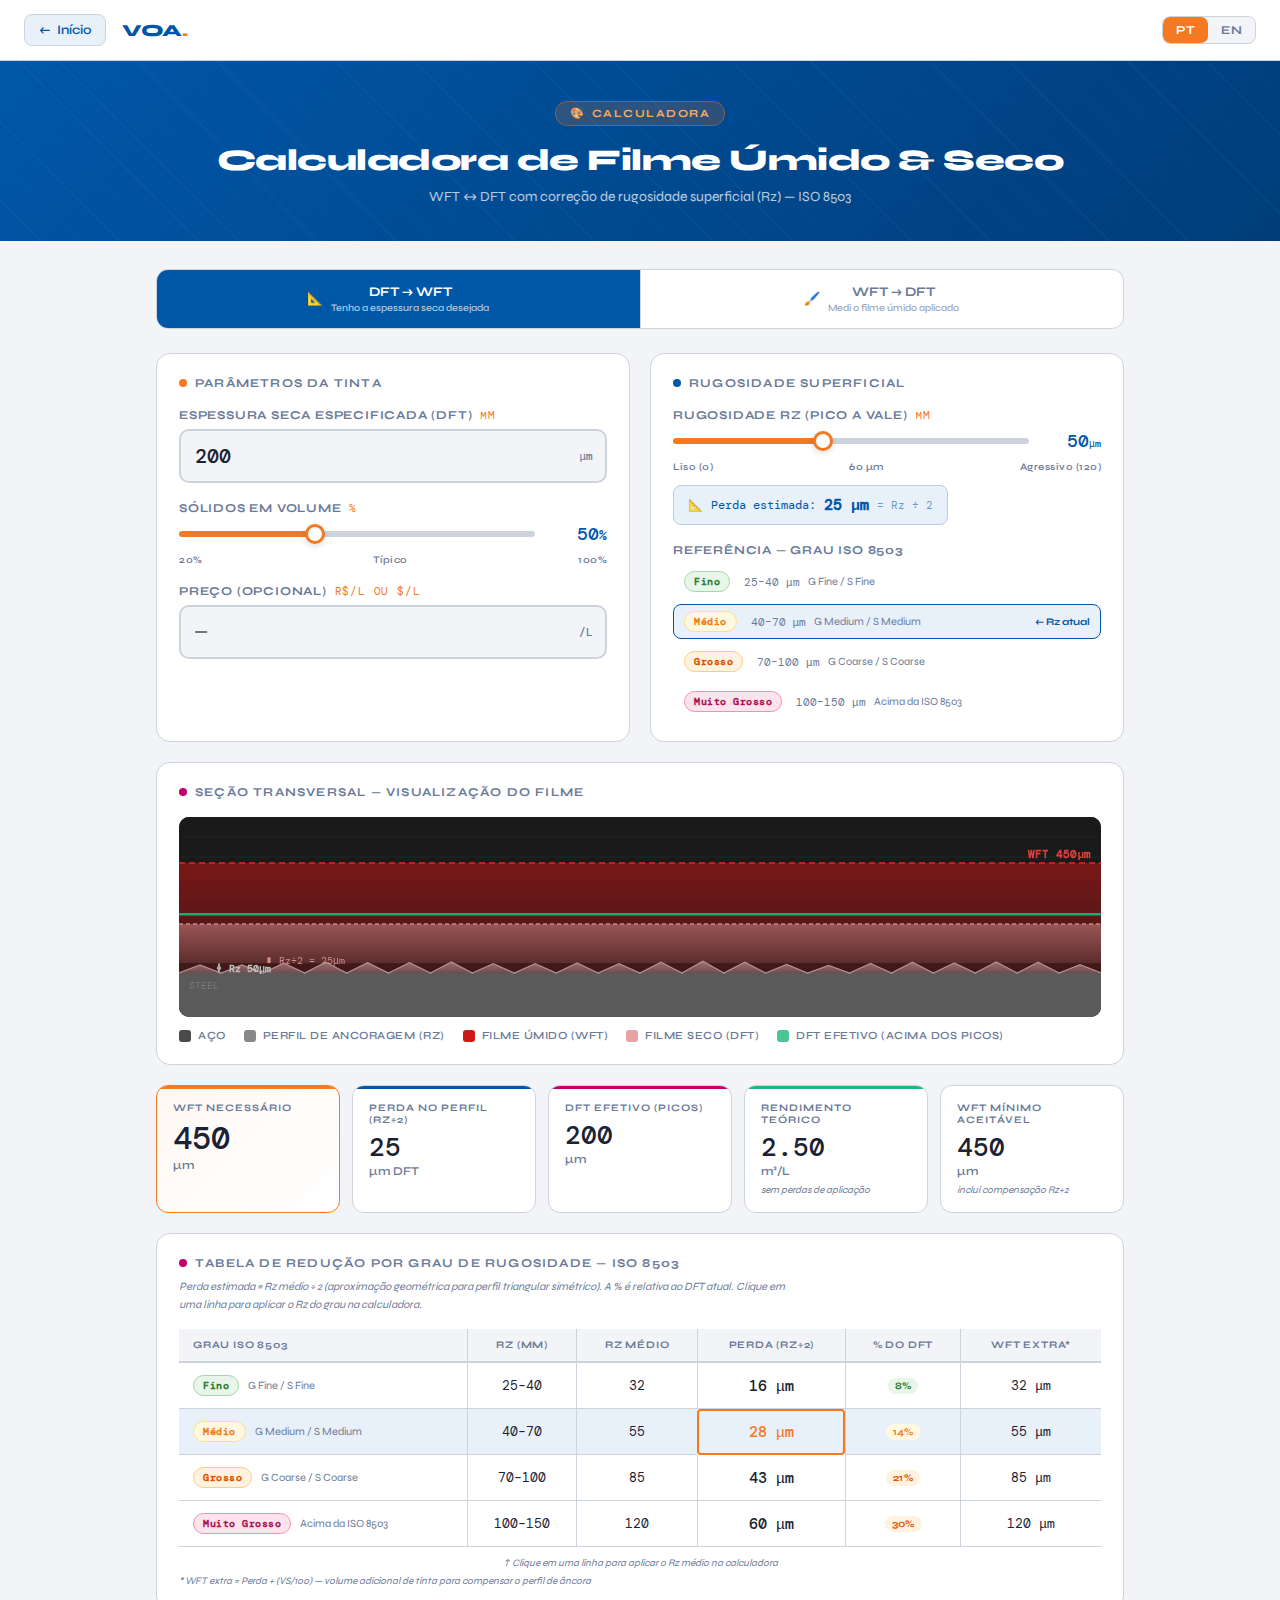
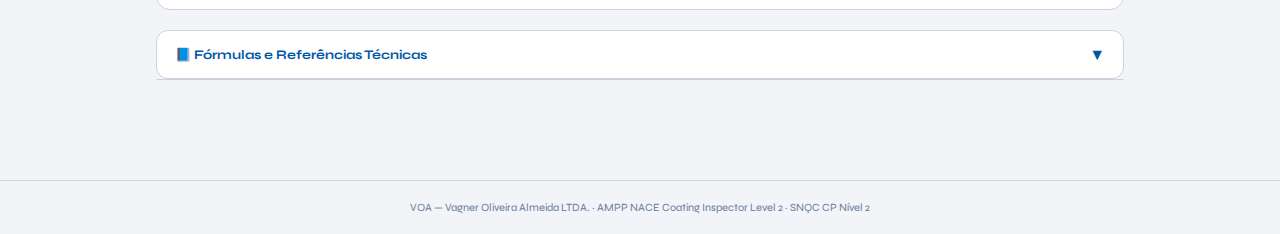
<file: calculadora-filme.html>
<!DOCTYPE html>
<html lang="pt">
<head>
<meta charset="UTF-8">
<meta name="viewport" content="width=device-width, initial-scale=1.0">
<title>Calculadora WFT/DFT | VOA</title>
<link rel="preconnect" href="https://fonts.googleapis.com">
<link rel="preconnect" href="https://fonts.gstatic.com" crossorigin>
<link href="https://fonts.googleapis.com/css2?family=Syne:wght@400;500;600;700;800&family=DM+Mono:wght@300;400;500&display=swap" rel="stylesheet">
<style>
  :root {
    --blue:#0057A8; --orange:#F47920; --magenta:#C2006B;
    --bg:#f2f4f7; --white:#ffffff; --border:#cdd3dd;
    --text:#1a2233; --muted:#6b7a99; --success:#1db87a;
    --danger:#e03e3e; --blue-light:#e8f0fa;
  }
  *{box-sizing:border-box;margin:0;padding:0}
  body{font-family:'Syne',sans-serif;background:var(--bg);color:var(--text);min-height:100vh}

  .topbar{background:var(--white);border-bottom:1px solid var(--border);padding:14px 24px;display:flex;align-items:center;justify-content:space-between;position:sticky;top:0;z-index:100}
  .topbar-left{display:flex;align-items:center;gap:16px}
  .back-btn{display:flex;align-items:center;gap:7px;font-family:'Syne',sans-serif;font-size:13px;font-weight:600;color:var(--blue);text-decoration:none;background:var(--blue-light);border:1px solid var(--border);border-radius:8px;padding:7px 14px;transition:all .18s}
  .back-btn:hover{background:var(--blue);color:#fff}
  .site-logo{font-size:17px;font-weight:800;color:var(--blue);letter-spacing:-0.5px}
  .site-logo span{color:var(--orange)}
  .lang-toggle{display:flex;align-items:center;background:var(--bg);border:1px solid var(--border);border-radius:8px;overflow:hidden}
  .lang-btn{font-family:'Syne',sans-serif;font-size:12px;font-weight:700;padding:6px 13px;border:none;background:transparent;cursor:pointer;color:var(--muted);transition:all .18s;letter-spacing:.5px}
  .lang-btn.active{background:var(--orange);color:#fff;border-radius:7px}

  .hero{background:linear-gradient(135deg,var(--blue) 0%,#003d7a 100%);color:#fff;padding:40px 24px 36px;text-align:center;position:relative;overflow:hidden}
  .hero::before{content:'';position:absolute;inset:0;background:repeating-linear-gradient(45deg,rgba(255,255,255,.03) 0,rgba(255,255,255,.03) 1px,transparent 1px,transparent 28px)}
  .hero-badge{display:inline-flex;align-items:center;gap:6px;background:rgba(244,121,32,.18);border:1px solid rgba(244,121,32,.4);color:#ffa95a;font-size:11px;font-weight:700;letter-spacing:1.5px;text-transform:uppercase;padding:5px 14px;border-radius:20px;margin-bottom:16px}
  .hero h1{font-size:clamp(22px,5vw,30px);font-weight:800;letter-spacing:-0.5px;margin-bottom:10px}
  .hero p{font-size:14px;opacity:.72;max-width:520px;margin:0 auto}

  .main{max-width:1000px;margin:0 auto;padding:28px 16px 60px}

  .mode-tabs{display:flex;background:var(--white);border:1px solid var(--border);border-radius:12px;overflow:hidden;margin-bottom:24px}
  .mode-tab{flex:1;font-family:'Syne',sans-serif;font-size:13px;font-weight:700;padding:14px 10px;border:none;background:transparent;cursor:pointer;color:var(--muted);transition:all .2s;display:flex;align-items:center;justify-content:center;gap:8px}
  .mode-tab.active{background:var(--blue);color:#fff}
  .mode-tab:first-child{border-right:1px solid var(--border)}

  .grid-2{display:grid;grid-template-columns:1fr 1fr;gap:20px}
  @media(max-width:680px){.grid-2{grid-template-columns:1fr}}

  .card{background:var(--white);border:1px solid var(--border);border-radius:14px;padding:22px}
  .card-title{font-size:12px;font-weight:700;letter-spacing:1.2px;text-transform:uppercase;color:var(--muted);margin-bottom:18px;display:flex;align-items:center;gap:8px}
  .card-title .dot{width:8px;height:8px;border-radius:50%;background:var(--orange)}

  .field{margin-bottom:18px}
  .field:last-child{margin-bottom:0}
  .field label{display:block;font-size:12px;font-weight:700;color:var(--muted);letter-spacing:.8px;text-transform:uppercase;margin-bottom:7px}
  .field label .unit{font-family:'DM Mono',monospace;font-weight:400;color:var(--orange);font-size:11px;margin-left:4px}
  .input-wrap{position:relative}
  .input-wrap input[type=number]{width:100%;font-family:'DM Mono',monospace;font-size:20px;font-weight:500;color:var(--text);background:var(--bg);border:2px solid var(--border);border-radius:10px;padding:12px 56px 12px 14px;outline:none;transition:border-color .18s,background .18s;-moz-appearance:textfield}
  .input-wrap input[type=number]::-webkit-inner-spin-button,.input-wrap input[type=number]::-webkit-outer-spin-button{-webkit-appearance:none}
  .input-wrap input[type=number]:focus{border-color:var(--blue);background:#fff}
  .input-unit{position:absolute;right:14px;top:50%;transform:translateY(-50%);font-family:'DM Mono',monospace;font-size:11px;font-weight:500;color:var(--muted);pointer-events:none}

  .slider-wrap{display:flex;flex-direction:column;gap:8px}
  .slider-row{display:flex;align-items:center;gap:12px}
  .slider-value{font-family:'DM Mono',monospace;font-size:18px;font-weight:500;color:var(--blue);min-width:60px;text-align:right}
  input[type=range]{flex:1;height:6px;cursor:pointer;-webkit-appearance:none;appearance:none;background:linear-gradient(to right,var(--orange) 0%,var(--orange) var(--pct,50%),var(--border) var(--pct,50%));border-radius:99px;outline:none}
  input[type=range]::-webkit-slider-thumb{-webkit-appearance:none;width:20px;height:20px;border-radius:50%;background:var(--white);border:3px solid var(--orange);box-shadow:0 2px 6px rgba(0,0,0,.15)}
  .slider-labels{display:flex;justify-content:space-between;font-size:10px;color:var(--muted);font-weight:600;letter-spacing:.5px}

  .rz-pill{display:inline-flex;align-items:center;gap:8px;background:var(--blue-light);border:1px solid #b8cde8;border-radius:8px;padding:9px 14px;margin-top:12px;font-family:'DM Mono',monospace;font-size:12px;color:var(--blue)}
  .rz-pill strong{font-size:15px;color:var(--blue)}
  .rz-pill .eq{opacity:.55;font-size:11px}

  .viz-card{background:var(--white);border:1px solid var(--border);border-radius:14px;padding:22px;margin-bottom:20px}
  #viz-canvas{width:100%;border-radius:10px;background:#0e1a2e;display:block}
  .viz-legend{display:flex;gap:18px;flex-wrap:wrap;margin-top:12px}
  .legend-item{display:flex;align-items:center;gap:7px;font-size:11px;font-weight:600;color:var(--muted);letter-spacing:.5px;text-transform:uppercase}
  .legend-dot{width:12px;height:12px;border-radius:3px;flex-shrink:0}

  .results-grid{display:grid;grid-template-columns:repeat(auto-fit,minmax(148px,1fr));gap:12px;margin-bottom:20px}
  .result-block{background:var(--white);border:1px solid var(--border);border-radius:12px;padding:16px;position:relative;overflow:hidden}
  .result-block::before{content:'';position:absolute;top:0;left:0;right:0;height:3px;border-radius:12px 12px 0 0}
  .result-block.c-orange::before{background:var(--orange)}
  .result-block.c-blue::before{background:var(--blue)}
  .result-block.c-magenta::before{background:var(--magenta)}
  .result-block.c-green::before{background:var(--success)}
  .result-block.c-gold::before{background:#f5a623}
  .result-block.highlight{border-color:var(--orange);background:linear-gradient(135deg,#fff8f3,#fff)}
  .rl{font-size:10px;font-weight:700;letter-spacing:1px;text-transform:uppercase;color:var(--muted);margin-bottom:8px}
  .rv{font-family:'DM Mono',monospace;font-size:26px;font-weight:500;color:var(--text);line-height:1}
  .rv.big{font-size:32px}
  .ru{font-size:12px;color:var(--muted);margin-top:4px;font-weight:600}
  .rn{font-size:10px;color:var(--muted);margin-top:6px;font-style:italic}

  .warn-bar{background:#fff8e1;border:1px solid #ffe082;border-left:4px solid #f5a623;border-radius:10px;padding:12px 16px;font-size:13px;color:#7a5c00;margin-bottom:16px;display:none;align-items:flex-start;gap:10px}
  .warn-bar.show{display:flex}

  /* TABLE */
  .rtable-card{background:var(--white);border:1px solid var(--border);border-radius:14px;padding:22px;margin-top:20px}
  .rtable-note{font-size:11px;color:var(--muted);font-style:italic;line-height:1.6;margin-bottom:16px;max-width:620px}
  table.rft{width:100%;border-collapse:separate;border-spacing:0;font-family:'Syne',sans-serif;min-width:480px}
  table.rft th{background:var(--bg);font-size:10px;font-weight:700;letter-spacing:.8px;text-transform:uppercase;color:var(--muted);padding:10px 14px;border-bottom:2px solid var(--border);text-align:left;white-space:nowrap}
  table.rft th:not(:first-child){text-align:center;border-left:1px solid var(--border)}
  table.rft tr.rr{cursor:pointer;transition:background .12s}
  table.rft tr.rr:hover td{background:#f6f8ff}
  table.rft tr.rr.row-active td{background:var(--blue-light)!important}
  table.rft td{padding:12px 14px;border-bottom:1px solid var(--border);font-size:13px;color:var(--text);vertical-align:middle}
  table.rft td:not(:first-child){text-align:center;border-left:1px solid var(--border)}
  .grade-badge{display:inline-block;font-size:10px;font-weight:700;letter-spacing:.5px;padding:3px 9px;border-radius:20px;white-space:nowrap;font-family:'DM Mono',monospace;margin-right:6px}
  .g1{background:#e8f5e9;color:#2e7d32;border:1px solid #a5d6a7}
  .g2{background:#fff8e1;color:#f57f17;border:1px solid #ffe082}
  .g3{background:#fff3e0;color:#e65100;border:1px solid #ffcc80}
  .g4{background:#fce4ec;color:#ad1457;border:1px solid #f48fb1}
  .loss-val{font-family:'DM Mono',monospace;font-size:15px;font-weight:500}
  .pct-b{display:inline-block;font-size:10px;font-weight:700;padding:2px 7px;border-radius:10px;letter-spacing:.3px}
  .p-ok{background:#e8f5e9;color:#2e7d32}
  .p-warn{background:#fff8e1;color:#f57f17}
  .p-high{background:#fff3e0;color:#e65100}
  .p-crit{background:#fce4ec;color:#ad1457}
  td.cell-hi{background:rgba(244,121,32,.10)!important;outline:2px solid var(--orange);outline-offset:-2px;border-radius:4px}
  td.cell-hi .loss-val{color:var(--orange)}
  .mono{font-family:'DM Mono',monospace;font-size:12px}
  .apply-hint{font-size:10px;color:var(--muted);text-align:center;margin-top:10px;font-style:italic}

  /* INFO */
  .info-accordion{margin-top:20px}
  .info-btn{width:100%;display:flex;align-items:center;justify-content:space-between;background:var(--white);border:1px solid var(--border);border-radius:12px;padding:14px 18px;font-family:'Syne',sans-serif;font-size:13px;font-weight:700;color:var(--blue);cursor:pointer;transition:all .18s}
  .info-btn:hover{background:var(--blue-light)}
  .info-btn .chev{transition:transform .25s;font-size:16px}
  .info-btn.open .chev{transform:rotate(180deg)}
  .info-body{background:var(--white);border:1px solid var(--border);border-top:none;border-radius:0 0 12px 12px;padding:0 18px;max-height:0;overflow:hidden;transition:max-height .3s ease,padding .3s}
  .info-body.open{max-height:700px;padding:18px}
  .fbox{background:#0e1a2e;border-radius:10px;padding:14px 18px;margin:10px 0;font-family:'DM Mono',monospace;font-size:13px;color:#7dd3fc;line-height:1.9}
  .fbox .v{color:#fbbf24}
  .fbox .c{color:#4a5568;font-size:11px}
  .ilist{list-style:none}
  .ilist li{padding:7px 0;border-bottom:1px solid var(--border);font-size:13px;display:flex;gap:10px}
  .ilist li:last-child{border:none}
  .ilist li::before{content:'→';color:var(--orange);font-weight:700;flex-shrink:0}

  .page-footer{text-align:center;padding:20px;font-size:11px;color:var(--muted);border-top:1px solid var(--border);margin-top:40px}

  @keyframes fadeUp{from{opacity:0;transform:translateY(16px)}to{opacity:1;transform:translateY(0)}}
  .fade-in{animation:fadeUp .4s ease both}
  .fade-in:nth-child(2){animation-delay:.07s}
  .fade-in:nth-child(3){animation-delay:.13s}
  .fade-in:nth-child(4){animation-delay:.18s}
  @keyframes pulse-border{0%{border-color:var(--border)}50%{border-color:var(--orange)}100%{border-color:var(--border)}}
  .upd{animation:pulse-border .5s ease}
</style>
</head>
<body>

<nav class="topbar">
  <div class="topbar-left">
    <a href="index.html" class="back-btn">← <span data-i18n="back">Início</span></a>
    <div class="site-logo">VOA<span>.</span></div>
  </div>
  <div class="lang-toggle">
    <button class="lang-btn active" onclick="setLang('pt')">PT</button>
    <button class="lang-btn" onclick="setLang('en')">EN</button>
  </div>
</nav>

<div class="hero">
  <div class="hero-badge">🎨 <span data-i18n="badge">Calculadora</span></div>
  <h1 data-i18n="hero_title">Calculadora de Filme Úmido &amp; Seco</h1>
  <p data-i18n="hero_sub">WFT ↔ DFT com correção de rugosidade superficial (Rz) — ISO 8503</p>
</div>

<div class="main">

  <div class="mode-tabs fade-in">
    <button class="mode-tab active" id="tab-dft" onclick="setMode('dft')">
      <span>📐</span>
      <div>
        <div data-i18n="tab_dft_title">DFT → WFT</div>
        <div style="font-size:10px;opacity:.7;font-weight:500;margin-top:2px" data-i18n="tab_dft_sub">Tenho a espessura seca desejada</div>
      </div>
    </button>
    <button class="mode-tab" id="tab-wft" onclick="setMode('wft')">
      <span>🖌️</span>
      <div>
        <div data-i18n="tab_wft_title">WFT → DFT</div>
        <div style="font-size:10px;opacity:.7;font-weight:500;margin-top:2px" data-i18n="tab_wft_sub">Medi o filme úmido aplicado</div>
      </div>
    </button>
  </div>

  <div class="grid-2 fade-in" style="margin-bottom:20px">

    <div class="card">
      <div class="card-title"><div class="dot"></div><span data-i18n="card_paint">Parâmetros da Tinta</span></div>

      <div class="field" id="field-dft">
        <label><span data-i18n="label_dft">Espessura Seca Especificada (DFT)</span> <span class="unit">μm</span></label>
        <div class="input-wrap">
          <input type="number" id="inp-dft" value="200" min="1" max="5000" oninput="calc()">
          <span class="input-unit">μm</span>
        </div>
      </div>

      <div class="field" id="field-wft" style="display:none">
        <label><span data-i18n="label_wft">Filme Úmido Medido (WFT)</span> <span class="unit">μm</span></label>
        <div class="input-wrap">
          <input type="number" id="inp-wft" value="400" min="1" max="10000" oninput="calc()">
          <span class="input-unit">μm</span>
        </div>
      </div>

      <div class="field">
        <label><span data-i18n="label_vs">Sólidos em Volume</span> <span class="unit">%</span></label>
        <div class="slider-wrap">
          <div class="slider-row">
            <input type="range" id="sl-vs" min="20" max="100" value="50" oninput="syncVs(this)">
            <div class="slider-value" id="disp-vs">50<small style="font-size:13px">%</small></div>
          </div>
          <div class="slider-labels"><span>20%</span><span data-i18n="vs_mid">Típico</span><span>100%</span></div>
        </div>
      </div>

      <div class="field">
        <label><span data-i18n="label_price">Preço (opcional)</span> <span class="unit">R$/L ou $/L</span></label>
        <div class="input-wrap">
          <input type="number" id="inp-price" value="" min="0" placeholder="—" oninput="calc()">
          <span class="input-unit">/L</span>
        </div>
      </div>
    </div>

    <div class="card">
      <div class="card-title"><div class="dot" style="background:var(--blue)"></div><span data-i18n="card_rough">Rugosidade Superficial</span></div>

      <div class="field">
        <label><span data-i18n="label_rz">Rugosidade Rz (pico a vale)</span> <span class="unit">μm</span></label>
        <div class="slider-wrap">
          <div class="slider-row">
            <input type="range" id="sl-rz" min="0" max="120" value="50" oninput="syncRz(this)">
            <div class="slider-value" id="disp-rz">50<small style="font-size:10px">μm</small></div>
          </div>
          <div class="slider-labels">
            <span data-i18n="rz_none">Liso (0)</span>
            <span>60 μm</span>
            <span data-i18n="rz_max">Agressivo (120)</span>
          </div>
        </div>
        <div class="rz-pill">
          <span>📐</span>
          <span data-i18n="rz_loss_lbl">Perda estimada:</span>
          <strong id="rz-loss-pill">25 μm</strong>
          <span class="eq">= Rz ÷ 2</span>
        </div>
      </div>

      <div class="field" style="margin-top:4px">
        <label data-i18n="label_rz_ref">Referência — Grau ISO 8503</label>
        <div id="iso-indicator" style="display:flex;flex-direction:column;gap:5px;margin-top:6px"></div>
      </div>
    </div>
  </div>

  <div class="warn-bar" id="warnBar">
    <span style="font-size:18px;flex-shrink:0">⚠️</span>
    <span id="warnText"></span>
  </div>

  <div class="viz-card fade-in">
    <div class="card-title"><div class="dot" style="background:var(--magenta)"></div><span data-i18n="card_viz">Seção Transversal — Visualização do Filme</span></div>
    <canvas id="viz-canvas" height="200"></canvas>
    <div class="viz-legend">
      <div class="legend-item"><div class="legend-dot" style="background:#4a4a4a"></div><span data-i18n="leg_steel">Aço</span></div>
      <div class="legend-item"><div class="legend-dot" style="background:#888"></div><span data-i18n="leg_profile">Perfil de ancoragem (Rz)</span></div>
      <div class="legend-item"><div class="legend-dot" style="background:#cc1a1a"></div><span data-i18n="leg_wet">Filme úmido (WFT)</span></div>
      <div class="legend-item"><div class="legend-dot" style="background:#e8a0a0"></div><span data-i18n="leg_dry">Filme seco (DFT)</span></div>
      <div class="legend-item"><div class="legend-dot" style="background:rgba(29,184,122,.8)"></div><span data-i18n="leg_net">DFT efetivo (acima dos picos)</span></div>
    </div>
  </div>

  <div class="results-grid fade-in">
    <div class="result-block c-orange highlight">
      <div class="rl" id="r-main-lbl" data-i18n="res_wft">WFT Necessário</div>
      <div class="rv big" id="r-main">—</div>
      <div class="ru">μm</div>
    </div>
    <div class="result-block c-blue">
      <div class="rl" data-i18n="res_loss">Perda no Perfil (Rz÷2)</div>
      <div class="rv" id="r-loss">—</div>
      <div class="ru">μm DFT</div>
    </div>
    <div class="result-block c-magenta">
      <div class="rl" data-i18n="res_net">DFT Efetivo (picos)</div>
      <div class="rv" id="r-net">—</div>
      <div class="ru">μm</div>
    </div>
    <div class="result-block c-green">
      <div class="rl" data-i18n="res_cov">Rendimento Teórico</div>
      <div class="rv" id="r-cov">—</div>
      <div class="ru">m²/L</div>
      <div class="rn" data-i18n="res_cov_note">sem perdas de aplicação</div>
    </div>
    <div class="result-block c-gold" id="r-cost-block" style="display:none">
      <div class="rl" data-i18n="res_cost">Custo/m²</div>
      <div class="rv" id="r-cost">—</div>
      <div class="ru">/m²</div>
    </div>
    <div class="result-block">
      <div class="rl" data-i18n="res_wft_min">WFT Mínimo Aceitável</div>
      <div class="rv" id="r-wft-min">—</div>
      <div class="ru">μm</div>
      <div class="rn" data-i18n="res_wft_min_note">inclui compensação Rz÷2</div>
    </div>
  </div>

  <!-- REDUCTION TABLE -->
  <div class="rtable-card fade-in">
    <div class="card-title" style="margin-bottom:8px">
      <div class="dot" style="background:var(--magenta)"></div>
      <span data-i18n="rtable_title">Tabela de Redução por Grau de Rugosidade — ISO 8503</span>
    </div>
    <p class="rtable-note" data-i18n="rtable_note">Perda estimada = Rz médio ÷ 2 (aproximação geométrica para perfil triangular simétrico). A % é relativa ao DFT atual. Clique em uma linha para aplicar o Rz do grau na calculadora.</p>
    <div style="overflow-x:auto">
      <table class="rft">
        <thead>
          <tr>
            <th data-i18n="th_grade">Grau ISO 8503</th>
            <th data-i18n="th_rz_range">Rz (μm)</th>
            <th data-i18n="th_rz_mid">Rz médio</th>
            <th data-i18n="th_loss">Perda (Rz÷2)</th>
            <th data-i18n="th_pct">% do DFT</th>
            <th data-i18n="th_wft_extra">WFT extra*</th>
          </tr>
        </thead>
        <tbody id="rfBody"></tbody>
      </table>
    </div>
    <div class="apply-hint" data-i18n="rtable_click">↑ Clique em uma linha para aplicar o Rz médio na calculadora</div>
    <div style="font-size:10px;color:var(--muted);margin-top:6px;font-style:italic" data-i18n="rtable_foot">* WFT extra = Perda ÷ (VS/100) — volume adicional de tinta para compensar o perfil de âncora</div>
  </div>

  <!-- INFO -->
  <div class="info-accordion fade-in">
    <button class="info-btn" id="infoBtn" onclick="toggleInfo()">
      <span data-i18n="info_title">📘 Fórmulas e Referências Técnicas</span>
      <span class="chev">▼</span>
    </button>
    <div class="info-body" id="infoBody">
      <div class="fbox">
        <span class="c">/* Conversão básica */</span><br>
        <span class="v">WFT</span> = DFT ÷ (VS / 100)<br>
        <span class="v">DFT</span> = WFT × (VS / 100)<br><br>
        <span class="c">/* Correção de rugosidade — aproximação geométrica (perfil triangular) */</span><br>
        Perda = <span class="v">Rz ÷ 2</span><br>
        WFT<sub>total</sub> = (DFT<sub>spec</sub> + Rz/2) ÷ (VS/100)<br>
        DFT<sub>efetivo</sub> = DFT<sub>total</sub> − Rz/2<br><br>
        <span class="c">/* Rendimento */</span><br>
        <span class="v">RT</span> = (VS/100 × 1000) ÷ DFT → m²/L
      </div>
      <ul class="ilist">
        <li data-i18n="info1">DFT = Dry Film Thickness | Espessura de Filme Seco</li>
        <li data-i18n="info2">WFT = Wet Film Thickness | Espessura de Filme Úmido</li>
        <li data-i18n="info3">Rz = altura média pico-a-vale (ISO 4287 / ISO 8503-2)</li>
        <li data-i18n="info4">A aproximação Rz÷2 assume perfil triangular simétrico — o volume dos vales equivale à metade do Rz</li>
        <li data-i18n="info5">Na prática, a perda real depende do perfil e da viscosidade — consulte o TDS do fabricante</li>
        <li data-i18n="info6">ISO 8503: Fine = Rz 25–40 μm | Medium = Rz 40–70 μm | Coarse = Rz 70–100 μm</li>
        <li data-i18n="info7">Referências: ISO 8503-2, ISO 19840, SSPC-PA 2, NACE SP0178</li>
      </ul>
    </div>
  </div>

</div>

<footer class="page-footer">
  VOA — Vagner Oliveira Almeida LTDA. · <span data-i18n="footer_cert">AMPP NACE Coating Inspector Level 2 · SNQC CP Nível 2</span>
</footer>

<script>
let lang = 'pt';
let mode = 'dft';

const GRADES = [
  {id:'g1', rzMin:25,  rzMax:40,  rzMid:32,  cls:'g1'},
  {id:'g2', rzMin:40,  rzMax:70,  rzMid:55,  cls:'g2'},
  {id:'g3', rzMin:70,  rzMax:100, rzMid:85,  cls:'g3'},
  {id:'g4', rzMin:100, rzMax:150, rzMid:120, cls:'g4'},
];

const T = {
  pt:{
    back:'Início', badge:'Calculadora',
    hero_title:'Calculadora de Filme Úmido & Seco',
    hero_sub:'WFT ↔ DFT com correção de rugosidade superficial (Rz) — ISO 8503',
    tab_dft_title:'DFT → WFT', tab_dft_sub:'Tenho a espessura seca desejada',
    tab_wft_title:'WFT → DFT', tab_wft_sub:'Medi o filme úmido aplicado',
    card_paint:'Parâmetros da Tinta', card_rough:'Rugosidade Superficial',
    card_viz:'Seção Transversal — Visualização do Filme',
    label_dft:'Espessura Seca Especificada (DFT)', label_wft:'Filme Úmido Medido (WFT)',
    label_vs:'Sólidos em Volume', label_price:'Preço (opcional)',
    label_rz:'Rugosidade Rz (pico a vale)', label_rz_ref:'Referência — Grau ISO 8503',
    rz_loss_lbl:'Perda estimada:',
    vs_mid:'Típico', rz_none:'Liso (0)', rz_max:'Agressivo (120)',
    leg_steel:'Aço', leg_profile:'Perfil de ancoragem (Rz)', leg_wet:'Filme úmido (WFT)',
    leg_dry:'Filme seco (DFT)', leg_net:'DFT efetivo (acima dos picos)',
    res_wft:'WFT Necessário', res_dft:'DFT Resultante',
    res_loss:'Perda no Perfil (Rz÷2)', res_net:'DFT Efetivo (picos)',
    res_cov:'Rendimento Teórico', res_cov_note:'sem perdas de aplicação',
    res_cost:'Custo/m²', res_wft_min:'WFT Mínimo Aceitável',
    res_wft_min_note:'inclui compensação Rz÷2',
    rtable_title:'Tabela de Redução por Grau de Rugosidade — ISO 8503',
    rtable_note:'Perda estimada = Rz médio ÷ 2 (aproximação geométrica para perfil triangular simétrico). A % é relativa ao DFT atual. Clique em uma linha para aplicar o Rz do grau na calculadora.',
    rtable_click:'↑ Clique em uma linha para aplicar o Rz médio na calculadora',
    rtable_foot:'* WFT extra = Perda ÷ (VS/100) — volume adicional de tinta para compensar o perfil de âncora',
    th_grade:'Grau ISO 8503', th_rz_range:'Rz (μm)', th_rz_mid:'Rz médio',
    th_loss:'Perda (Rz÷2)', th_pct:'% do DFT', th_wft_extra:'WFT extra*',
    g1_name:'Fino',       g1_iso:'G Fine / S Fine',
    g2_name:'Médio',      g2_iso:'G Medium / S Medium',
    g3_name:'Grosso',     g3_iso:'G Coarse / S Coarse',
    g4_name:'Muito Grosso', g4_iso:'Acima da ISO 8503',
    info_title:'📘 Fórmulas e Referências Técnicas',
    info1:'DFT = Dry Film Thickness | Espessura de Filme Seco',
    info2:'WFT = Wet Film Thickness | Espessura de Filme Úmido',
    info3:'Rz = altura média pico-a-vale (ISO 4287 / ISO 8503-2)',
    info4:'A aproximação Rz÷2 assume perfil triangular simétrico — volume dos vales = metade do Rz',
    info5:'Na prática, a perda depende do perfil e da viscosidade — consulte o TDS do fabricante',
    info6:'ISO 8503: Fine = Rz 25–40 μm | Medium = Rz 40–70 μm | Coarse = Rz 70–100 μm',
    info7:'Referências: ISO 8503-2, ISO 19840, SSPC-PA 2, NACE SP0178',
    footer_cert:'AMPP NACE Coating Inspector Level 2 · SNQC CP Nível 2',
    iso_cur:'← Rz atual',
    warn_lowvs:'Sólidos em volume muito baixos (<30%). Verifique os dados técnicos da tinta.',
    warn_losshigh:'A perda no perfil ultrapassa 30% do DFT. Considere aumentar o DFT nominal ou reduzir a rugosidade.',
    warn_netlow:'DFT efetivo sobre os picos pode estar abaixo do especificado.',
  },
  en:{
    back:'Home', badge:'Calculator',
    hero_title:'Wet Film & Dry Film Calculator',
    hero_sub:'WFT ↔ DFT with surface roughness correction (Rz) — ISO 8503',
    tab_dft_title:'DFT → WFT', tab_dft_sub:'I have the target dry film thickness',
    tab_wft_title:'WFT → DFT', tab_wft_sub:'I measured the applied wet film',
    card_paint:'Paint Parameters', card_rough:'Surface Roughness',
    card_viz:'Cross-Section — Film Visualization',
    label_dft:'Specified Dry Film Thickness (DFT)', label_wft:'Measured Wet Film (WFT)',
    label_vs:'Volume Solids', label_price:'Price (optional)',
    label_rz:'Roughness Rz (peak-to-valley)', label_rz_ref:'Reference — ISO 8503 Grade',
    rz_loss_lbl:'Estimated loss:',
    vs_mid:'Typical', rz_none:'Smooth (0)', rz_max:'Aggressive (120)',
    leg_steel:'Steel', leg_profile:'Anchor profile (Rz)', leg_wet:'Wet film (WFT)',
    leg_dry:'Dry film (DFT)', leg_net:'Effective DFT (above peaks)',
    res_wft:'Required WFT', res_dft:'Resulting DFT',
    res_loss:'Profile Loss (Rz÷2)', res_net:'Effective DFT (peaks)',
    res_cov:'Theoretical Coverage', res_cov_note:'no application losses',
    res_cost:'Cost/m²', res_wft_min:'Minimum Acceptable WFT',
    res_wft_min_note:'includes Rz÷2 correction',
    rtable_title:'Reduction Table by Roughness Grade — ISO 8503',
    rtable_note:'Estimated loss = mean Rz ÷ 2 (geometric approximation — symmetric triangular profile). % is relative to current DFT. Click a row to apply its Rz to the calculator.',
    rtable_click:'↑ Click any row to apply that grade\'s mean Rz to the calculator',
    rtable_foot:'* Extra WFT = Loss ÷ (VS/100) — additional paint volume to compensate for anchor profile',
    th_grade:'ISO 8503 Grade', th_rz_range:'Rz (μm)', th_rz_mid:'Mean Rz',
    th_loss:'Loss (Rz÷2)', th_pct:'% of DFT', th_wft_extra:'Extra WFT*',
    g1_name:'Fine',       g1_iso:'G Fine / S Fine',
    g2_name:'Medium',     g2_iso:'G Medium / S Medium',
    g3_name:'Coarse',     g3_iso:'G Coarse / S Coarse',
    g4_name:'Very Coarse',g4_iso:'Beyond ISO 8503',
    info_title:'📘 Formulas & Technical References',
    info1:'DFT = Dry Film Thickness',
    info2:'WFT = Wet Film Thickness',
    info3:'Rz = mean peak-to-valley height (ISO 4287 / ISO 8503-2)',
    info4:'Rz÷2 approximation assumes a symmetric triangular profile — valley volume equals half the Rz',
    info5:'In practice, actual loss depends on profile shape and paint viscosity — refer to manufacturer\'s TDS',
    info6:'ISO 8503: Fine = Rz 25–40 μm | Medium = Rz 40–70 μm | Coarse = Rz 70–100 μm',
    info7:'References: ISO 8503-2, ISO 19840, SSPC-PA 2, NACE SP0178',
    footer_cert:'AMPP NACE Coating Inspector Level 2 · SNQC CP Level 2',
    iso_cur:'← current Rz',
    warn_lowvs:'Very low volume solids (<30%). Please verify paint technical data.',
    warn_losshigh:'Profile loss exceeds 30% of DFT. Consider increasing nominal DFT or reducing roughness.',
    warn_netlow:'Effective DFT above peaks may be below specification.',
  }
};

function setLang(l) {
  lang = l;
  document.querySelectorAll('.lang-btn').forEach(b => b.classList.toggle('active', b.textContent === l.toUpperCase()));
  document.querySelectorAll('[data-i18n]').forEach(el => {
    const k = el.getAttribute('data-i18n');
    if (T[l][k] !== undefined) el.textContent = T[l][k];
  });
  updateModeLabel();
  refreshIso(parseFloat(document.getElementById('sl-rz').value)||0);
  refreshTable();
}

function setMode(m) {
  mode = m;
  document.getElementById('tab-dft').classList.toggle('active', m==='dft');
  document.getElementById('tab-wft').classList.toggle('active', m==='wft');
  document.getElementById('field-dft').style.display = m==='dft'?'':'none';
  document.getElementById('field-wft').style.display = m==='wft'?'':'none';
  updateModeLabel(); calc();
}
function updateModeLabel() {
  document.getElementById('r-main-lbl').textContent = mode==='dft' ? T[lang].res_wft : T[lang].res_dft;
}

function syncVs(el) {
  const v = parseFloat(el.value);
  el.style.setProperty('--pct', ((v-20)/80*100)+'%');
  document.getElementById('disp-vs').innerHTML = v+'<small style="font-size:13px">%</small>';
  calc();
}
function syncRz(el) {
  const v = parseFloat(el.value);
  el.style.setProperty('--pct', (v/120*100)+'%');
  document.getElementById('disp-rz').innerHTML = v+'<small style="font-size:10px">μm</small>';
  document.getElementById('rz-loss-pill').textContent = Math.round(v/2)+' μm';
  refreshIso(v);
  calc();
}

function refreshIso(rz) {
  const wrap = document.getElementById('iso-indicator');
  wrap.innerHTML = '';
  GRADES.forEach(g => {
    const active = rz >= g.rzMin && rz <= g.rzMax;
    const row = document.createElement('div');
    row.style.cssText = `display:flex;align-items:center;gap:8px;padding:6px 10px;border-radius:8px;
      background:${active?'var(--blue-light)':'transparent'};
      border:1px solid ${active?'var(--blue)':'transparent'};transition:all .2s;`;
    row.innerHTML = `
      <span class="grade-badge ${g.cls}">${T[lang][g.id+'_name']}</span>
      <span style="font-family:'DM Mono',monospace;font-size:11px;color:var(--muted)">${g.rzMin}–${g.rzMax} μm</span>
      <span style="font-size:11px;color:var(--muted)">${T[lang][g.id+'_iso']}</span>
      ${active?`<span style="margin-left:auto;font-size:10px;font-weight:700;color:var(--blue)">${T[lang].iso_cur}</span>`:''}
    `;
    wrap.appendChild(row);
  });
}

function calc() {
  const vs    = parseFloat(document.getElementById('sl-vs').value)||50;
  const rz    = parseFloat(document.getElementById('sl-rz').value)||0;
  const price = parseFloat(document.getElementById('inp-price').value)||0;
  const loss  = rz / 2;

  let mainVal, dft, wft, netDft;
  if (mode === 'dft') {
    dft     = parseFloat(document.getElementById('inp-dft').value)||0;
    wft     = (dft + loss) / (vs/100);
    netDft  = dft;
    mainVal = wft;
  } else {
    wft     = parseFloat(document.getElementById('inp-wft').value)||0;
    dft     = wft * (vs/100);
    netDft  = dft - loss;
    mainVal = dft;
  }

  const wftMin   = mode==='dft' ? wft : Math.max(0, (netDft<0 ? loss/(vs/100) : wft));
  const coverage = dft > 0 ? (vs/100*1000)/dft : 0;

  disp('r-main',   mainVal);
  disp('r-loss',   loss);
  disp('r-net',    Math.max(0, netDft));
  document.getElementById('r-net').style.color = netDft < 0 ? 'var(--danger)' : '';
  disp('r-cov',    coverage, 2);
  disp('r-wft-min',wftMin);

  if (price > 0) {
    document.getElementById('r-cost-block').style.display = '';
    disp('r-cost', coverage > 0 ? price/coverage : 0, 2);
  } else {
    document.getElementById('r-cost-block').style.display = 'none';
  }

  const warns = [];
  if (vs < 30) warns.push(T[lang].warn_lowvs);
  if (loss > 0 && dft > 0 && loss/dft > 0.30) warns.push(T[lang].warn_losshigh);
  if (mode==='wft' && netDft < 0) warns.push(T[lang].warn_netlow);
  const wb = document.getElementById('warnBar');
  document.getElementById('warnText').textContent = warns.join(' | ');
  wb.classList.toggle('show', warns.length > 0);

  drawViz(rz, loss, wft, dft, netDft);
  refreshTable();
}

function disp(id, val, dp=0) {
  const el = document.getElementById(id);
  if (!el) return;
  el.textContent = isFinite(val) && val >= 0 ? (dp ? val.toFixed(dp) : Math.round(val)) : '—';
  el.classList.remove('upd'); void el.offsetWidth; el.classList.add('upd');
}

function pctCls(p) {
  if (p < 10) return 'p-ok';
  if (p < 20) return 'p-warn';
  if (p < 35) return 'p-high';
  return 'p-crit';
}

function refreshTable() {
  const vs  = parseFloat(document.getElementById('sl-vs').value)||50;
  const rz  = parseFloat(document.getElementById('sl-rz').value)||0;
  let dft = 0;
  if (mode==='dft') dft = parseFloat(document.getElementById('inp-dft').value)||0;
  else dft = (parseFloat(document.getElementById('inp-wft').value)||0)*(vs/100);

  const tbody = document.getElementById('rfBody');
  tbody.innerHTML = '';
  GRADES.forEach(g => {
    const loss     = g.rzMid / 2;
    const wftExtra = vs > 0 ? loss/(vs/100) : 0;
    const pct      = dft > 0 ? loss/dft*100 : 0;
    const inRange  = rz >= g.rzMin && rz <= g.rzMax;

    const tr = document.createElement('tr');
    tr.className = 'rr' + (inRange ? ' row-active' : '');
    tr.onclick = () => { const s=document.getElementById('sl-rz'); s.value=g.rzMid; syncRz(s); };

    tr.innerHTML = `
      <td>
        <span class="grade-badge ${g.cls}">${T[lang][g.id+'_name']}</span>
        <span style="font-size:11px;color:var(--muted)">${T[lang][g.id+'_iso']}</span>
      </td>
      <td class="mono">${g.rzMin}–${g.rzMax}</td>
      <td class="mono">${g.rzMid}</td>
      <td class="${inRange?'cell-hi':''}"><span class="loss-val">${Math.round(loss)} μm</span></td>
      <td>${dft>0?`<span class="pct-b ${pctCls(pct)}">${pct.toFixed(0)}%</span>`:'<span style="color:var(--muted)">—</span>'}</td>
      <td class="mono">${Math.round(wftExtra)} μm</td>
    `;
    tbody.appendChild(tr);
  });
}

function drawViz(rz, loss, wft, dft, netDft) {
  const canvas = document.getElementById('viz-canvas');
  const W = canvas.offsetWidth||800, H = 200;
  canvas.width = W; canvas.height = H;
  const ctx = canvas.getContext('2d');

  const maxVal = Math.max(wft, 300);
  const scale  = (H*0.55)/maxVal;
  const baseY  = H*0.78;
  const rzPx   = rz * scale;

  // ── Background ──
  ctx.fillStyle='#1a1a1a'; ctx.fillRect(0,0,W,H);
  ctx.strokeStyle='rgba(255,255,255,0.04)'; ctx.lineWidth=1;
  for(let i=1;i<5;i++){const y=H*0.1*i;ctx.beginPath();ctx.moveTo(0,y);ctx.lineTo(W,y);ctx.stroke()}

  // ── Steel body — dark gray ──
  ctx.fillStyle='#3d3d3d'; ctx.fillRect(0,baseY,W,H-baseY);
  // steel surface grain lines
  ctx.strokeStyle='rgba(255,255,255,0.06)';ctx.lineWidth=1;
  for(let i=0;i<6;i++){const y=baseY+6+i*6;ctx.beginPath();ctx.moveTo(0,y);ctx.lineTo(W,y);ctx.stroke()}

  // ── Angular roughness profile ──
  // Use sharp sawtooth / triangular zigzag — NO bezier curves
  const numPeaks = 22;
  const segW = W / numPeaks;

  // Generate peak heights with seeded random for consistency
  let r = Math.round(rz * 17 + 42);
  const rand = () => { r=(r*1664525+1013904223)&0xffffffff; return (r>>>0)/0xffffffff; };
  const peaks = []; // x, y pairs for peak tips
  const valleys = []; // valley base y values between peaks
  for(let i=0;i<=numPeaks;i++){
    const h = rzPx * (0.45 + 0.55*rand());
    peaks.push({ x: i*segW, y: baseY - h });
  }

  // Build angular profile: valley at baseY, peak at midpoint between valleys
  ctx.beginPath();
  ctx.moveTo(0, baseY);
  for(let i=0;i<numPeaks;i++){
    const x0 = i*segW;
    const x1 = (i+0.5)*segW;  // peak tip x
    const x2 = (i+1)*segW;    // next valley x
    const peakY = (peaks[i].y + peaks[i+1].y) / 2; // tip height average
    ctx.lineTo(x0, baseY);    // valley
    ctx.lineTo(x1, peakY);   // peak tip (sharp angle)
    ctx.lineTo(x2, baseY);    // next valley
  }
  ctx.lineTo(W, baseY);
  ctx.lineTo(W, H);
  ctx.lineTo(0, H);
  ctx.closePath();

  // Fill profile with gray gradient
  const profileGrad = ctx.createLinearGradient(0, baseY-rzPx, 0, baseY);
  profileGrad.addColorStop(0, '#909090');
  profileGrad.addColorStop(1, '#5a5a5a');
  ctx.fillStyle = profileGrad;
  ctx.fill();

  // Profile outline for crispness
  ctx.beginPath();
  ctx.moveTo(0, baseY);
  for(let i=0;i<numPeaks;i++){
    const x0=i*segW, x1=(i+0.5)*segW, x2=(i+1)*segW;
    const peakY=(peaks[i].y+peaks[i+1].y)/2;
    ctx.lineTo(x0,baseY); ctx.lineTo(x1,peakY); ctx.lineTo(x2,baseY);
  }
  ctx.strokeStyle='#b0b0b0'; ctx.lineWidth=1.2; ctx.stroke();

  // Average peak height for reference
  const tipYs = [];
  for(let i=0;i<numPeaks;i++) tipYs.push((peaks[i].y+peaks[i+1].y)/2);
  const avgPeakY = tipYs.reduce((a,b)=>a+b,0)/tipYs.length;
  const avgY = avgPeakY; // this IS the average tip Y coordinate

  // ── WFT layer — vivid red ──
  const wftTop = baseY - wft*scale;
  const wftGrad = ctx.createLinearGradient(0, wftTop, 0, baseY);
  wftGrad.addColorStop(0, 'rgba(200,20,20,0.55)');
  wftGrad.addColorStop(1, 'rgba(200,20,20,0.20)');
  ctx.fillStyle = wftGrad;
  ctx.fillRect(0, wftTop, W, wft*scale);
  ctx.strokeStyle='rgba(210,30,30,0.95)'; ctx.lineWidth=2; ctx.setLineDash([6,4]);
  ctx.beginPath(); ctx.moveTo(0,wftTop); ctx.lineTo(W,wftTop); ctx.stroke();
  ctx.setLineDash([]);

  // ── DFT layer — pastel rose ──
  const dftTop = baseY - dft*scale;
  const dftHeight = dft*scale - (baseY-avgY);
  if(dftHeight > 0){
    const dftGrad = ctx.createLinearGradient(0, dftTop, 0, avgY);
    dftGrad.addColorStop(0, 'rgba(232,160,160,0.45)');
    dftGrad.addColorStop(1, 'rgba(232,160,160,0.15)');
    ctx.fillStyle = dftGrad;
    ctx.fillRect(0, dftTop, W, dftHeight);
  }
  ctx.strokeStyle='rgba(200,120,120,0.85)'; ctx.lineWidth=2; ctx.setLineDash([4,3]);
  ctx.beginPath(); ctx.moveTo(0,dftTop); ctx.lineTo(W,dftTop); ctx.stroke();
  ctx.setLineDash([]);

  // ── Net DFT line (effective above peaks) — green ──
  const netPx = Math.max(0, netDft)*scale;
  const netTop = avgY - netPx;
  if(netDft>0){
    ctx.strokeStyle='rgba(29,184,122,0.9)'; ctx.lineWidth=2.5;
    ctx.beginPath(); ctx.moveTo(0,netTop); ctx.lineTo(W,netTop); ctx.stroke();
  }

  // ── Labels ──
  const F="'DM Mono',monospace";
  lbl(ctx, W-10, wftTop, `WFT ${Math.round(wft)}μm`, 'rgba(220,60,60,1)', F, 'right');
  if(dftTop < wftTop-14) lbl(ctx, W-10, dftTop, `DFT ${Math.round(dft)}μm`, 'rgba(210,140,140,1)', F, 'right');
  if(netDft>0 && netTop<dftTop-14) lbl(ctx, 10, netTop, `Net ${Math.round(netDft)}μm`, 'rgba(29,184,122,1)', F, 'left');

  // ── Rz arrow ──
  if(rz>0){
    arw(ctx, 40, baseY, 40, avgY, '#aaa');
    ctx.fillStyle='#bbb'; ctx.font=`bold 10px ${F}`; ctx.textAlign='left';
    ctx.fillText(`Rz ${rz}μm`, 50, (baseY+avgY)/2+4);
  }
  // ── Rz÷2 loss arrow ──
  if(loss>0 && loss*scale>4){
    arw(ctx, 90, avgY, 90, avgY-loss*scale, 'rgba(210,140,140,0.9)');
    ctx.fillStyle='rgba(210,140,140,1)'; ctx.font=`10px ${F}`; ctx.textAlign='left';
    ctx.fillText(`Rz÷2 = ${Math.round(loss)}μm`, 100, avgY-loss*scale/2+4);
  }

  // ── Steel label ──
  ctx.fillStyle='rgba(255,255,255,0.18)'; ctx.font=`10px ${F}`; ctx.textAlign='left';
  ctx.fillText('STEEL', 10, baseY+16);
}

function lbl(ctx,x,y,t,c,f,a){ctx.fillStyle=c;ctx.font=`bold 11px ${f}`;ctx.textAlign=a;ctx.fillText(t,x,y-5)}
function arw(ctx,x1,y1,x2,y2,c){
  ctx.strokeStyle=c;ctx.lineWidth=1.5;
  ctx.beginPath();ctx.moveTo(x1,y1);ctx.lineTo(x2,y2);ctx.stroke();
  const a=Math.atan2(y2-y1,x2-x1),h=6;
  ctx.fillStyle=c;
  [[x2,y2,a],[x1,y1,Math.PI+a]].forEach(([x,y,ang])=>{
    ctx.beginPath();ctx.moveTo(x,y);
    ctx.lineTo(x-h*Math.cos(ang-.4),y-h*Math.sin(ang-.4));
    ctx.lineTo(x-h*Math.cos(ang+.4),y-h*Math.sin(ang+.4));
    ctx.fill();
  });
}

function toggleInfo(){document.getElementById('infoBtn').classList.toggle('open');document.getElementById('infoBody').classList.toggle('open')}

(function init(){
  document.getElementById('sl-vs').style.setProperty('--pct',((50-20)/80*100)+'%');
  const slRz=document.getElementById('sl-rz');
  slRz.style.setProperty('--pct',(50/120*100)+'%');
  refreshIso(50);
  calc();
  window.addEventListener('resize',calc);
})();
</script>
</body>
</html>
</file>
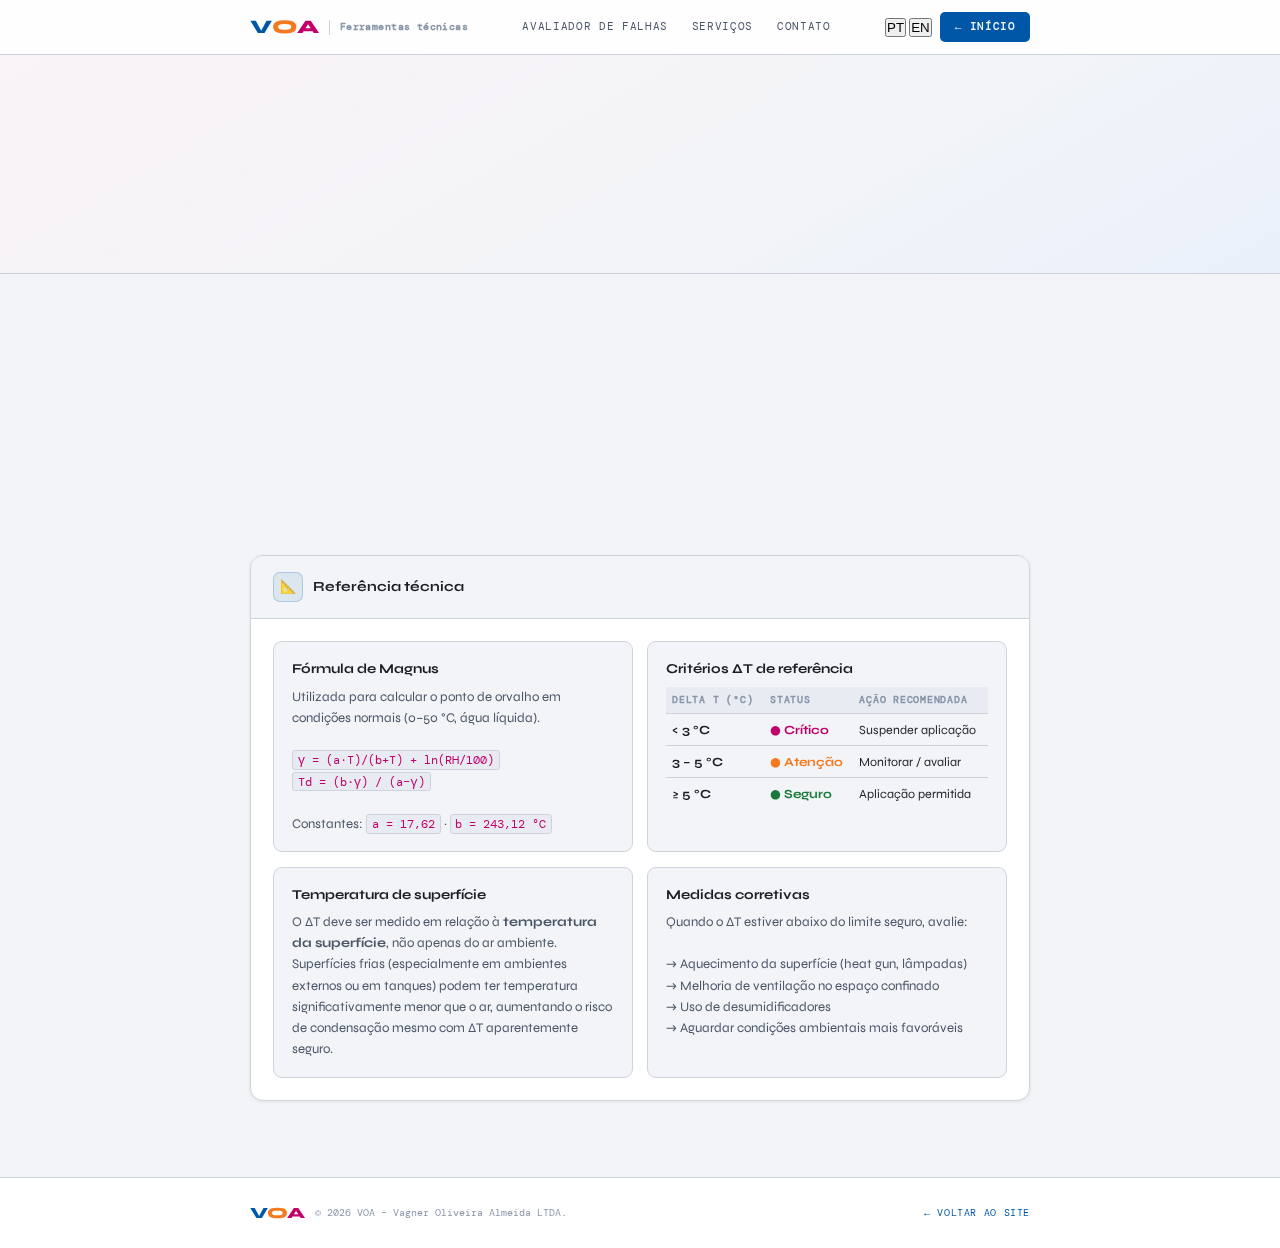
<file: ponto-de-orvalho.html>
<!DOCTYPE html>
<html lang="pt-BR">
<head>
  <meta charset="UTF-8" />
  <meta name="viewport" content="width=device-width, initial-scale=1" />
  <title>VOA | Calculadora de Ponto de Orvalho</title>
  <meta name="description" content="Calcule o ponto de orvalho (dew point) e avalie risco de condensação antes da aplicação de pintura. Fórmula de Magnus — VOA." />
  <link rel="preconnect" href="https://fonts.googleapis.com" />
  <link rel="preconnect" href="https://fonts.gstatic.com" crossorigin />
  <link href="https://fonts.googleapis.com/css2?family=DM+Mono:ital,wght@0,300;0,400;0,500&family=Syne:wght@400;600;700;800&display=swap" rel="stylesheet" />
  <style>
    :root {
      --v: #0057A8;
      --o: #F47920;
      --a: #C2006B;
      --bg: #f2f4f7;
      --surface: #ffffff;
      --surface2: #e8ecf2;
      --border: #cdd3dd;
      --border2: #b0bad0;
      --text: #1a1d24;
      --text2: #4a5568;
      --text3: #8a96aa;
      --green: #1a7a3c;
      --green-bg: #edf7f1;
      --green-border: #b6ddc5;
      --warn-bg: #fff6ee;
      --warn-border: #f4c89a;
      --warn-text: #8a3800;
      --danger-bg: #fdf0f5;
      --danger-border: #e8a3c0;
      --danger-text: #830040;
      --shadow-sm: 0 1px 4px rgba(26,29,36,0.07);
      --shadow-md: 0 4px 18px rgba(26,29,36,0.10);
      --w: 820px;
    }

    *, *::before, *::after { box-sizing: border-box; margin: 0; padding: 0; }
    html { scroll-behavior: smooth; }
    body {
      font-family: 'Syne', system-ui, sans-serif;
      background: var(--bg);
      color: var(--text);
      line-height: 1.6;
      min-height: 100vh;
      -webkit-font-smoothing: antialiased;
    }
    a { color: inherit; text-decoration: none; }
    .wrap { max-width: var(--w); margin: 0 auto; padding: 0 1.25rem; }

    /* HEADER */
    header {
      background: rgba(255,255,255,0.9);
      border-bottom: 1px solid var(--border);
      position: sticky; top: 0; z-index: 50;
      backdrop-filter: blur(14px) saturate(180%);
    }
    .nav {
      display: flex; align-items: center; justify-content: space-between;
      height: 54px; gap: 1rem;
    }
    .logo {
      font-family: 'Syne', sans-serif; font-weight: 800;
      font-size: 1.2rem; letter-spacing: -0.02em;
      display: flex; align-items: center; flex-shrink: 0;
    }
    .logo .v { color: var(--v); }
    .logo .o { color: var(--o); }
    .logo .aa { color: var(--a); }
    .logo-sep { width: 1px; height: 15px; background: var(--border); margin: 0 10px; }
    .logo-sub { font-family: 'DM Mono', monospace; font-size: 0.63rem; color: var(--text3); letter-spacing: 0.04em; }
    .nav-links { display: flex; gap: 0.2rem; font-family: 'DM Mono', monospace; font-size: 0.68rem; letter-spacing: 0.06em; text-transform: uppercase; }
    .nav-links a { padding: 0.35rem 0.65rem; border-radius: 5px; color: var(--text2); transition: color 0.15s, background 0.15s; }
    .nav-links a:hover { color: var(--v); background: #eaf0fb; }
    .nav-home {
      background: var(--v); color: #fff;
      padding: 0.38rem 0.9rem; border-radius: 5px;
      font-family: 'DM Mono', monospace; font-size: 0.68rem;
      letter-spacing: 0.06em; text-transform: uppercase; font-weight: 500;
      transition: opacity 0.15s;
    }
    .nav-home:hover { opacity: 0.88; }

    /* PAGE HEADER */
    .page-header {
      background: linear-gradient(150deg, #faf3f8 0%, #f2f4f7 60%, #eaf0fb 100%);
      border-bottom: 1px solid var(--border);
      padding: 2.5rem 0 2rem;
    }
    .ph-eye {
      font-family: 'DM Mono', monospace; font-size: 0.64rem;
      text-transform: uppercase; letter-spacing: 0.16em; color: var(--a);
      display: flex; align-items: center; gap: 0.5rem; margin-bottom: 0.6rem;
    }
    .ph-eye::before { content: '◆'; font-size: 0.42rem; color: var(--o); }
    h1 {
      font-family: 'Syne', sans-serif; font-weight: 800;
      font-size: clamp(1.5rem, 3vw, 2.1rem); letter-spacing: -0.025em;
      color: var(--text); margin-bottom: 0.5rem; line-height: 1.15;
    }
    .ph-desc { font-size: 0.93rem; color: var(--text2); line-height: 1.65; max-width: 520px; }

    /* MAIN */
    main { padding: 1.75rem 0 3rem; }

    /* CARD */
    .card {
      background: var(--surface);
      border: 1px solid var(--border);
      border-radius: 13px;
      box-shadow: var(--shadow-sm);
      overflow: hidden;
      margin-bottom: 1rem;
    }
    .card:last-child { margin-bottom: 0; }

    .card-header {
      padding: 1rem 1.4rem;
      border-bottom: 1px solid var(--border);
      display: flex; align-items: center; gap: 0.6rem;
      background: var(--bg);
    }
    .card-header-icon {
      width: 30px; height: 30px; border-radius: 7px;
      display: flex; align-items: center; justify-content: center;
      font-size: 0.85rem; flex-shrink: 0;
    }
    .icon-a { background: rgba(194,0,107,0.09); border: 1px solid rgba(194,0,107,0.2); }
    .icon-v { background: rgba(0,87,168,0.09); border: 1px solid rgba(0,87,168,0.2); }
    .card-title { font-family: 'Syne', sans-serif; font-weight: 700; font-size: 0.88rem; color: var(--text); }
    .card-sub { font-family: 'DM Mono', monospace; font-size: 0.6rem; color: var(--text3); letter-spacing: 0.05em; text-transform: uppercase; margin-left: auto; }

    .card-body { padding: 1.4rem; }

    /* INPUTS */
    .input-grid { display: grid; grid-template-columns: 1fr 1fr; gap: 1rem; margin-bottom: 1.25rem; }
    .field label {
      display: block; font-family: 'DM Mono', monospace;
      font-size: 0.66rem; text-transform: uppercase; letter-spacing: 0.1em;
      color: var(--text3); margin-bottom: 0.4rem;
    }
    .input-wrap { position: relative; }
    .input-wrap input {
      width: 100%; padding: 0.7rem 2.8rem 0.7rem 0.85rem;
      border: 1.5px solid var(--border); border-radius: 8px;
      font-family: 'Syne', sans-serif; font-size: 1rem;
      font-weight: 600; color: var(--text);
      background: var(--surface);
      transition: border-color 0.15s, box-shadow 0.15s;
      outline: none;
    }
    .input-wrap input:focus { border-color: var(--v); box-shadow: 0 0 0 3px rgba(0,87,168,0.1); }
    .input-wrap input::-webkit-inner-spin-button,
    .input-wrap input::-webkit-outer-spin-button { opacity: 0.5; }
    .input-unit {
      position: absolute; right: 0.75rem; top: 50%; transform: translateY(-50%);
      font-family: 'DM Mono', monospace; font-size: 0.72rem;
      color: var(--text3); pointer-events: none; letter-spacing: 0.04em;
    }

    /* BUTTONS */
    .btn-row { display: flex; gap: 0.65rem; flex-wrap: wrap; }
    .btn-calc {
      background: var(--o); color: #fff;
      padding: 0.7rem 1.4rem; border-radius: 7px;
      font-family: 'DM Mono', monospace; font-size: 0.76rem;
      letter-spacing: 0.07em; text-transform: uppercase; font-weight: 500;
      border: none; cursor: pointer; display: inline-flex; align-items: center; gap: 0.4rem;
      box-shadow: 0 3px 10px rgba(244,121,32,0.25);
      transition: opacity 0.15s, transform 0.15s, box-shadow 0.15s;
    }
    .btn-calc:hover { opacity: 0.9; transform: translateY(-1px); box-shadow: 0 6px 16px rgba(244,121,32,0.34); }
    .btn-clear {
      background: var(--surface); color: var(--text2);
      padding: 0.7rem 1.1rem; border-radius: 7px;
      font-family: 'DM Mono', monospace; font-size: 0.76rem;
      letter-spacing: 0.07em; text-transform: uppercase;
      border: 1.5px solid var(--border); cursor: pointer;
      transition: border-color 0.15s, background 0.15s;
    }
    .btn-clear:hover { border-color: var(--border2); background: var(--bg); }

    /* RESULTS */
    .results { margin-top: 1.4rem; display: none; }
    .results.visible { display: block; }

    .results-divider {
      display: flex; align-items: center; gap: 0.7rem;
      margin-bottom: 1rem; font-family: 'DM Mono', monospace;
      font-size: 0.6rem; text-transform: uppercase; letter-spacing: 0.12em; color: var(--text3);
    }
    .results-divider::before,
    .results-divider::after { content: ''; flex: 1; height: 1px; background: var(--border); }

    .kpi-grid { display: grid; grid-template-columns: 1fr 1fr; gap: 0.9rem; margin-bottom: 1.1rem; }
    .kpi {
      background: var(--bg); border: 1px solid var(--border);
      border-radius: 9px; padding: 1rem 1.1rem;
      position: relative; overflow: hidden;
    }
    .kpi-accent { position: absolute; top: 0; left: 0; right: 0; height: 2px; }
    .kpi-label {
      font-family: 'DM Mono', monospace; font-size: 0.62rem;
      text-transform: uppercase; letter-spacing: 0.09em; color: var(--text3);
      margin-bottom: 0.4rem;
    }
    .kpi-val {
      font-family: 'Syne', sans-serif; font-weight: 800;
      font-size: 2.1rem; line-height: 1; color: var(--text);
    }
    .kpi-unit { font-size: 1rem; font-weight: 400; color: var(--text3); margin-left: 2px; }

    /* ALERT */
    .alert {
      border-radius: 9px; padding: 1rem 1.1rem;
      display: flex; align-items: flex-start; gap: 0.75rem;
      border: 1.5px solid;
    }
    .alert-icon { font-size: 1.05rem; flex-shrink: 0; margin-top: 0.05rem; }
    .alert-title {
      font-family: 'Syne', sans-serif; font-weight: 700;
      font-size: 0.88rem; margin-bottom: 0.2rem;
    }
    .alert-text { font-size: 0.84rem; line-height: 1.55; }
    .alert.ok    { background: var(--green-bg);  border-color: var(--green-border);  color: var(--green); }
    .alert.warn  { background: var(--warn-bg);   border-color: var(--warn-border);   color: var(--warn-text); }
    .alert.danger{ background: var(--danger-bg); border-color: var(--danger-border); color: var(--danger-text); }

    /* GAUGE */
    .gauge-wrap { margin-top: 1.1rem; }
    .gauge-label-row { display: flex; justify-content: space-between; margin-bottom: 0.3rem; font-family: 'DM Mono', monospace; font-size: 0.6rem; color: var(--text3); text-transform: uppercase; letter-spacing: 0.06em; }
    .gauge-track {
      height: 8px; border-radius: 999px; background: var(--surface2);
      overflow: hidden; position: relative;
    }
    .gauge-fill {
      height: 100%; border-radius: 999px;
      transition: width 0.6s cubic-bezier(0.34, 1.56, 0.64, 1);
    }
    .gauge-fill.ok     { background: linear-gradient(90deg, #2ecc71, #1a7a3c); }
    .gauge-fill.warn   { background: linear-gradient(90deg, var(--o), #c45500); }
    .gauge-fill.danger { background: linear-gradient(90deg, var(--a), #830040); }

    /* INFO CARD */
    .info-grid { display: grid; grid-template-columns: 1fr 1fr; gap: 0.9rem; }
    .info-block {
      background: var(--bg); border: 1px solid var(--border);
      border-radius: 9px; padding: 1rem 1.1rem;
    }
    .info-title { font-family: 'Syne', sans-serif; font-weight: 700; font-size: 0.85rem; color: var(--text); margin-bottom: 0.4rem; }
    .info-text { font-size: 0.83rem; color: var(--text2); line-height: 1.6; }
    .info-text code {
      font-family: 'DM Mono', monospace; font-size: 0.78rem;
      background: var(--surface2); border: 1px solid var(--border);
      border-radius: 3px; padding: 0.05rem 0.3rem; color: var(--a);
    }
    .ref-table { width: 100%; border-collapse: collapse; margin-top: 0.2rem; }
    .ref-table th, .ref-table td { text-align: left; padding: 0.35rem 0.4rem; font-size: 0.78rem; border-bottom: 1px solid var(--border); }
    .ref-table th { font-family: 'DM Mono', monospace; font-size: 0.6rem; text-transform: uppercase; letter-spacing: 0.08em; color: var(--text3); background: var(--surface2); }
    .ref-table tr:last-child td { border-bottom: none; }
    .dot-ok { color: var(--green); font-weight: 700; }
    .dot-warn { color: var(--o); font-weight: 700; }
    .dot-danger { color: var(--a); font-weight: 700; }

    /* FOOTER */
    footer {
      border-top: 1px solid var(--border); background: var(--surface);
      padding: 1.4rem 0; margin-top: 1.75rem;
    }
    .ft-inner { display: flex; align-items: center; justify-content: space-between; flex-wrap: wrap; gap: 1rem; }
    .ft-left { display: flex; align-items: center; gap: 0.65rem; }
    .ft-logo { font-family: 'Syne', sans-serif; font-weight: 800; font-size: 0.98rem; }
    .ft-copy { font-family: 'DM Mono', monospace; font-size: 0.6rem; color: var(--text3); }
    .ft-back { font-family: 'DM Mono', monospace; font-size: 0.64rem; letter-spacing: 0.06em; text-transform: uppercase; color: var(--v); transition: opacity 0.15s; }
    .ft-back:hover { opacity: 0.7; }

    @keyframes fadeUp { from { opacity:0; transform:translateY(12px); } to { opacity:1; transform:translateY(0); } }
    .fu { opacity:0; animation: fadeUp 0.45s ease forwards; }
    .d1 { animation-delay:0.07s; } .d2 { animation-delay:0.15s; } .d3 { animation-delay:0.25s; }

    @media (max-width: 600px) {
      .input-grid { grid-template-columns: 1fr; }
      .kpi-grid { grid-template-columns: 1fr; }
      .info-grid { grid-template-columns: 1fr; }
      .nav-links { display: none; }
    }
  </style>
</head>
<body>

<header>
  <div class="wrap">
    <div class="nav">
      <div class="logo">
        <span class="v">V</span><span class="o">O</span><span class="aa">A</span>
        <div class="logo-sep"></div>
        <span class="logo-sub">Ferramentas técnicas</span>
      </div>
      <div class="nav-links">
        <a href="avaliador/index.html">Avaliador de falhas</a>
        <a href="index.html#servicos">Serviços</a>
        <a href="index.html#contato">Contato</a>
      </div>
      <div style="display:flex;align-items:center;gap:0.55rem;">
        <div class="lang-sw">
          <button id="btn-pt" class="active" onclick="setLang('pt')">PT</button>
          <button id="btn-en" onclick="setLang('en')">EN</button>
        </div>
        <a href="index.html" class="nav-home" id="nav-home-btn">← Início</a>
      </div>
    </div>
  </div>
</header>

<div class="page-header">
  <div class="wrap">
    <div class="ph-eye fu"><span data-i18n="eye">Calculadora técnica · Condições de aplicação</span></div>
    <h1 class="fu d1"><span data-i18n="h1">Ponto de Orvalho</span></h1>
    <p class="ph-desc fu d2">
      <span data-i18n="ph_desc">Calcule o <strong>ponto de orvalho (Td)</strong> e o <strong>Delta T</strong> a partir da temperatura do ar e umidade relativa. Avalie o risco de condensação superficial antes de iniciar a aplicação de tinta.</span>
    </p>
  </div>
</div>

<main>
  <div class="wrap">

    <!-- CALCULATOR CARD -->
    <div class="card fu d3">
      <div class="card-header">
        <div class="card-header-icon icon-a">🌡️</div>
        <div class="card-title"><span data-i18n="card_in">Entrada de dados</span></div>
        <div class="card-sub"><span data-i18n="card_sub">Fórmula de Magnus · Água · 0–50 °C</span></div>
      </div>
      <div class="card-body">
        <div class="input-grid">
          <div class="field">
            <label for="temp"><span data-i18n="lbl_t">Temperatura do ar</span></label>
            <div class="input-wrap">
              <input type="number" id="temp" step="0.1" placeholder="Ex: 28" min="-10" max="60" />
              <span class="input-unit">°C</span>
            </div>
          </div>
          <div class="field">
            <label for="rh"><span data-i18n="lbl_rh">Umidade relativa</span></label>
            <div class="input-wrap">
              <input type="number" id="rh" step="1" placeholder="Ex: 75" min="1" max="100" />
              <span class="input-unit">%</span>
            </div>
          </div>
        </div>

        <div class="btn-row">
          <button class="btn-calc" onclick="calcular()"><span data-i18n="btn_calc">→&nbsp; Calcular</span></button>
          <button class="btn-clear" onclick="limpar()"><span data-i18n="btn_clear">Limpar</span></button>
        </div>

        <!-- RESULTS -->
        <div class="results" id="results">
          <div class="results-divider"><span data-i18n="res_label">Resultado</span></div>

          <div class="kpi-grid">
            <div class="kpi">
              <div class="kpi-accent" id="kpi-accent-td" style="background:var(--a);"></div>
              <div class="kpi-label"><span data-i18n="kpi_td">Ponto de orvalho (Td)</span></div>
              <div class="kpi-val" id="out-td">—<span class="kpi-unit">°C</span></div>
            </div>
            <div class="kpi">
              <div class="kpi-accent" id="kpi-accent-dt" style="background:var(--o);"></div>
              <div class="kpi-label"><span data-i18n="kpi_dt">Delta T (ar − orvalho)</span></div>
              <div class="kpi-val" id="out-dt">—<span class="kpi-unit">°C</span></div>
            </div>
          </div>

          <!-- GAUGE -->
          <div class="gauge-wrap">
            <div class="gauge-label-row"><span><span data-i18n="g_low">ΔT crítico (0°C)</span></span><span><span data-i18n="g_mid">Atenção (3°C)</span></span><span><span data-i18n="g_ok">Seguro (≥ 5°C)</span></span></div>
            <div class="gauge-track">
              <div class="gauge-fill" id="gauge" style="width:0%;"></div>
            </div>
          </div>

          <!-- ALERT -->
          <div id="alert-box" class="alert ok" style="margin-top:1rem;">
            <div class="alert-icon" id="alert-icon">✅</div>
            <div>
              <div class="alert-title" id="alert-title">—</div>
              <div class="alert-text" id="alert-text">—</div>
            </div>
          </div>
        </div>
      </div>
    </div>

    <!-- INFO CARDS -->
    <div class="card">
      <div class="card-header">
        <div class="card-header-icon icon-v">📐</div>
        <div class="card-title"><span data-i18n="ref_title">Referência técnica</span></div>
      </div>
      <div class="card-body">
        <div class="info-grid">
          <div class="info-block">
            <div class="info-title"><span data-i18n="magnus_title">Fórmula de Magnus</span></div>
            <div class="info-text">
              Utilizada para calcular o ponto de orvalho em condições normais (0–50 °C, água líquida).<br><br>
              <code>γ = (a·T)/(b+T) + ln(RH/100)</code><br>
              <code>Td = (b·γ) / (a−γ)</code><br><br>
              Constantes: <code>a = 17,62</code> · <code>b = 243,12 °C</code>
            </div>
          </div>
          <div class="info-block">
            <div class="info-title"><span data-i18n="crit_title">Critérios ΔT de referência</span></div>
            <table class="ref-table">
              <thead>
                <tr><th>Delta T (°C)</th><th>Status</th><th>Ação recomendada</th></tr>
              </thead>
              <tbody>
                <tr>
                  <td><strong>&lt; 3 °C</strong></td>
                  <td><span class="dot-danger">● Crítico</span></td>
                  <td>Suspender aplicação</td>
                </tr>
                <tr>
                  <td><strong>3 – 5 °C</strong></td>
                  <td><span class="dot-warn">● Atenção</span></td>
                  <td>Monitorar / avaliar</td>
                </tr>
                <tr>
                  <td><strong>≥ 5 °C</strong></td>
                  <td><span class="dot-ok">● Seguro</span></td>
                  <td>Aplicação permitida</td>
                </tr>
              </tbody>
            </table>
          </div>
          <div class="info-block">
            <div class="info-title"><span data-i18n="surf_title">Temperatura de superfície</span></div>
            <div class="info-text">
              O ΔT deve ser medido em relação à <strong>temperatura da superfície</strong>, não apenas do ar ambiente.
              Superfícies frias (especialmente em ambientes externos ou em tanques) podem ter temperatura
              significativamente menor que o ar, aumentando o risco de condensação mesmo com ΔT aparentemente seguro.
            </div>
          </div>
          <div class="info-block">
            <div class="info-title"><span data-i18n="corr_title">Medidas corretivas</span></div>
            <div class="info-text">
              Quando o ΔT estiver abaixo do limite seguro, avalie:<br><br>
              → Aquecimento da superfície (heat gun, lâmpadas)<br>
              → Melhoria de ventilação no espaço confinado<br>
              → Uso de desumidificadores<br>
              → Aguardar condições ambientais mais favoráveis
            </div>
          </div>
        </div>
      </div>
    </div>

  </div>
</main>

<footer>
  <div class="wrap">
    <div class="ft-inner">
      <div class="ft-left">
        <div class="ft-logo">
          <span style="color:var(--v);">V</span><span style="color:var(--o);">O</span><span style="color:var(--a);">A</span>
        </div>
        <div class="ft-copy">© <span id="year"></span> VOA – Vagner Oliveira Almeida LTDA.</div>
      </div>
      <a href="index.html" class="ft-back"><span data-i18n="ft_back">← Voltar ao site</span></a>
    </div>
  </div>
</footer>

<script>

  const STR = {
    pt: {
      eye: 'Calculadora técnica · Condições de aplicação',
      h1: 'Ponto de Orvalho',
      ph_desc: 'Calcule o ponto de orvalho (Td) e o Delta T a partir da temperatura do ar e umidade relativa. Avalie o risco de condensação superficial antes de iniciar a aplicação de tinta.',
      card_in: 'Entrada de dados', card_sub: 'Fórmula de Magnus · Água · 0–50 °C',
      lbl_t: 'Temperatura do ar', lbl_rh: 'Umidade relativa',
      btn_calc: '→\u00a0 Calcular', btn_clear: 'Limpar',
      res_label: 'Resultado',
      kpi_td: 'Ponto de orvalho (Td)', kpi_dt: 'Delta T (ar − orvalho)',
      g_low: 'ΔT crítico (0°C)', g_mid: 'Atenção (3°C)', g_ok: 'Seguro (≥ 5°C)',
      ref_title: 'Referência técnica', magnus_title: 'Fórmula de Magnus',
      crit_title: 'Critérios ΔT de referência', surf_title: 'Temperatura de superfície', corr_title: 'Medidas corretivas',
      ft_back: '← Voltar ao site',
      nav_home: '← Início',
      alert_danger_title: 'ΔT crítico — risco elevado de condensação',
      alert_danger_text: 'O Delta T está abaixo de 3 °C. Há risco significativo de condensação na superfície. Suspenda a aplicação até que as condições melhorem. Avalie aquecimento da superfície, desumidificação ou ventilação forçada.',
      alert_warn_title: 'ΔT em zona de atenção — monitore as condições',
      alert_warn_text: 'O Delta T está entre 3 °C e 5 °C. A aplicação deve ser avaliada com cautela. Meça também a temperatura da superfície. Monitore mudanças de temperatura e umidade durante o trabalho.',
      alert_ok_title: 'ΔT seguro — condição favorável para aplicação',
      alert_ok_text: 'O Delta T está acima de 5 °C, indicando risco baixo de condensação no ar ambiente. Verifique também a temperatura real da superfície, especialmente em espaços confinados ou expostos ao sol.',
      ph_temp: 'Ex: 28', ph_rh: 'Ex: 75',
      magnus_desc: 'Utilizada para calcular o ponto de orvalho em condições normais (0–50 °C, água líquida).',
      th_delta: 'Delta T (°C)', th_status: 'Status', th_action: 'Ação recomendada',
      td_crit: '< 3 °C', td_warn: '3 – 5 °C', td_ok: '≥ 5 °C',
      status_crit: '● Crítico', status_warn: '● Atenção', status_ok: '● Seguro',
      act_crit: 'Suspender aplicação', act_warn: 'Monitorar / avaliar', act_ok: 'Aplicação permitida',
      surf_desc: 'O ΔT deve ser medido em relação à temperatura da superfície, não apenas do ar ambiente. Superfícies frias podem ter temperatura significativamente menor que o ar, aumentando o risco de condensação.',
      corr_desc: 'Quando o ΔT estiver abaixo do limite seguro, avalie:',
    },
    en: {
      eye: 'Technical calculator · Application conditions',
      h1: 'Dew Point',
      ph_desc: 'Calculate the dew point (Td) and Delta T from air temperature and relative humidity. Assess the risk of surface condensation before starting paint application.',
      card_in: 'Input data', card_sub: 'Magnus formula · Water · 0–50 °C',
      lbl_t: 'Air temperature', lbl_rh: 'Relative humidity',
      btn_calc: '→\u00a0 Calculate', btn_clear: 'Clear',
      res_label: 'Result',
      kpi_td: 'Dew point (Td)', kpi_dt: 'Delta T (air − dew point)',
      g_low: 'Critical ΔT (0°C)', g_mid: 'Caution (3°C)', g_ok: 'Safe (≥ 5°C)',
      ref_title: 'Technical reference', magnus_title: 'Magnus formula',
      crit_title: 'ΔT reference criteria', surf_title: 'Surface temperature', corr_title: 'Corrective measures',
      ft_back: '← Back to site',
      nav_home: '← Home',
      alert_danger_title: 'Critical ΔT — high condensation risk',
      alert_danger_text: 'Delta T is below 3 °C. There is significant risk of surface condensation. Suspend application until conditions improve. Consider surface heating, dehumidification or forced ventilation.',
      alert_warn_title: 'ΔT in caution zone — monitor conditions',
      alert_warn_text: 'Delta T is between 3 °C and 5 °C. Application should be carefully evaluated. Also measure surface temperature. Monitor temperature and humidity changes during work.',
      alert_ok_title: 'Safe ΔT — favourable conditions for application',
      alert_ok_text: 'Delta T is above 5 °C, indicating low condensation risk in ambient air. Also check actual surface temperature, especially in confined spaces or areas exposed to sunlight.',
      ph_temp: 'e.g. 28', ph_rh: 'e.g. 75',
      magnus_desc: 'Used to calculate the dew point under normal conditions (0–50 °C, liquid water).',
      th_delta: 'Delta T (°C)', th_status: 'Status', th_action: 'Recommended action',
      td_crit: '< 3 °C', td_warn: '3 – 5 °C', td_ok: '≥ 5 °C',
      status_crit: '● Critical', status_warn: '● Caution', status_ok: '● Safe',
      act_crit: 'Suspend application', act_warn: 'Monitor / assess', act_ok: 'Application permitted',
      surf_desc: 'ΔT should be measured against the surface temperature, not just ambient air. Cold surfaces can be significantly colder than air, increasing condensation risk.',
      corr_desc: 'When ΔT is below the safe threshold, consider:',
    }
  };

  let LANG = 'pt';

  function setLang(lang) {
    LANG = lang;
    const s = STR[lang];
    document.documentElement.lang = lang === 'pt' ? 'pt-BR' : 'en';
    document.getElementById('btn-pt').classList.toggle('active', lang === 'pt');
    document.getElementById('btn-en').classList.toggle('active', lang === 'en');
    document.querySelectorAll('[data-i18n]').forEach(el => {
      const key = el.getAttribute('data-i18n');
      if (s[key] !== undefined) el.textContent = s[key];
    });
    // placeholders
    document.getElementById('temp').placeholder = s.ph_temp;
    document.getElementById('rh').placeholder = s.ph_rh;
    // nav home
    document.getElementById('nav-home-btn').textContent = s.nav_home;
    // page title
    document.title = lang === 'pt' ? 'VOA | Calculadora de Ponto de Orvalho' : 'VOA | Dew Point Calculator';
  }

  // Override calcular to use translated alert messages
  const _calcOrig = calcular;
  function calcular() {
    const T = parseFloat(document.getElementById('temp').value);
    const RH = parseFloat(document.getElementById('rh').value);
    const s = STR[LANG];
    if (isNaN(T) || isNaN(RH)) { alert(LANG === 'pt' ? 'Informe valores numéricos para temperatura e umidade relativa.' : 'Enter numeric values for temperature and relative humidity.'); return; }
    if (RH < 1 || RH > 100) { alert(LANG === 'pt' ? 'A umidade relativa deve estar entre 1% e 100%.' : 'Relative humidity must be between 1% and 100%.'); return; }
    const a = 17.62, b = 243.12;
    const gamma = (a * T) / (b + T) + Math.log(RH / 100);
    const Td = (b * gamma) / (a - gamma);
    const dT = T - Td;
    document.getElementById('out-td').innerHTML = Td.toFixed(1).replace('.', ',') + '<span class="kpi-unit">°C</span>';
    document.getElementById('out-dt').innerHTML = dT.toFixed(1).replace('.', ',') + '<span class="kpi-unit">°C</span>';
    const pct = Math.min(100, Math.max(0, (dT / 10) * 100));
    const gauge = document.getElementById('gauge');
    gauge.style.width = pct + '%';
    const alert = document.getElementById('alert-box');
    const aTitle = document.getElementById('alert-title');
    const aText = document.getElementById('alert-text');
    const aIcon = document.getElementById('alert-icon');
    const acTd = document.getElementById('kpi-accent-td');
    const acDt = document.getElementById('kpi-accent-dt');
    alert.className = 'alert';
    gauge.className = 'gauge-fill';
    if (dT < 3) {
      alert.classList.add('danger'); gauge.classList.add('danger');
      aIcon.textContent = '⛔'; aTitle.textContent = s.alert_danger_title; aText.textContent = s.alert_danger_text;
      acTd.style.background = 'var(--a)'; acDt.style.background = 'var(--a)';
    } else if (dT < 5) {
      alert.classList.add('warn'); gauge.classList.add('warn');
      aIcon.textContent = '⚠️'; aTitle.textContent = s.alert_warn_title; aText.textContent = s.alert_warn_text;
      acTd.style.background = 'var(--o)'; acDt.style.background = 'var(--o)';
    } else {
      alert.classList.add('ok'); gauge.classList.add('ok');
      aIcon.textContent = '✅'; aTitle.textContent = s.alert_ok_title; aText.textContent = s.alert_ok_text;
      acTd.style.background = 'var(--v)'; acDt.style.background = 'var(--v)';
    }
    document.getElementById('results').classList.add('visible');
  }

  document.getElementById('year').textContent = new Date().getFullYear();

  function calcular() {
    const tEl  = document.getElementById('temp');
    const rhEl = document.getElementById('rh');
    const T    = parseFloat(tEl.value);
    const RH   = parseFloat(rhEl.value);

    if (isNaN(T) || isNaN(RH)) { alert('Informe valores numéricos para temperatura e umidade relativa.'); return; }
    if (RH < 1 || RH > 100)    { alert('A umidade relativa deve estar entre 1% e 100%.'); return; }

    // Magnus
    const a = 17.62, b = 243.12;
    const gamma = (a * T) / (b + T) + Math.log(RH / 100);
    const Td    = (b * gamma) / (a - gamma);
    const dT    = T - Td;

    // Display
    document.getElementById('out-td').innerHTML = Td.toFixed(1).replace('.', ',') + '<span class="kpi-unit">°C</span>';
    document.getElementById('out-dt').innerHTML = dT.toFixed(1).replace('.', ',') + '<span class="kpi-unit">°C</span>';

    // Gauge (capped 0–10 mapped to 0–100%)
    const pct = Math.min(100, Math.max(0, (dT / 10) * 100));
    const gauge = document.getElementById('gauge');
    gauge.style.width = pct + '%';

    // Status
    const alert  = document.getElementById('alert-box');
    const aTitle = document.getElementById('alert-title');
    const aText  = document.getElementById('alert-text');
    const aIcon  = document.getElementById('alert-icon');
    const acTd   = document.getElementById('kpi-accent-td');
    const acDt   = document.getElementById('kpi-accent-dt');

    alert.className = 'alert';
    gauge.className = 'gauge-fill';

    if (dT < 3) {
      alert.classList.add('danger');
      gauge.classList.add('danger');
      aIcon.textContent  = '⛔';
      aTitle.textContent = 'ΔT crítico — risco elevado de condensação';
      aText.textContent  = 'O Delta T está abaixo de 3 °C. Há risco significativo de condensação na superfície. Suspenda a aplicação até que as condições melhorem. Avalie aquecimento da superfície, desumidificação ou ventilação forçada.';
      acTd.style.background = 'var(--a)';
      acDt.style.background = 'var(--a)';
    } else if (dT < 5) {
      alert.classList.add('warn');
      gauge.classList.add('warn');
      aIcon.textContent  = '⚠️';
      aTitle.textContent = 'ΔT em zona de atenção — monitore as condições';
      aText.textContent  = 'O Delta T está entre 3 °C e 5 °C. A aplicação deve ser avaliada com cautela. Meça também a temperatura da superfície. Monitore mudanças de temperatura e umidade durante o trabalho.';
      acTd.style.background = 'var(--o)';
      acDt.style.background = 'var(--o)';
    } else {
      alert.classList.add('ok');
      gauge.classList.add('ok');
      aIcon.textContent  = '✅';
      aTitle.textContent = 'ΔT seguro — condição favorável para aplicação';
      aText.textContent  = 'O Delta T está acima de 5 °C, indicando risco baixo de condensação no ar ambiente. Verifique também a temperatura real da superfície, especialmente em espaços confinados ou expostos ao sol.';
      acTd.style.background = 'var(--v)';
      acDt.style.background = 'var(--v)';
    }

    document.getElementById('results').classList.add('visible');
  }

  function limpar() {
    document.getElementById('temp').value = '';
    document.getElementById('rh').value   = '';
    document.getElementById('results').classList.remove('visible');
  }

  // Enter key triggers calculation
  document.querySelectorAll('input[type=number]').forEach(inp => {
    inp.addEventListener('keydown', e => { if (e.key === 'Enter') calcular(); });
  });
</script>
</body>
</html>
</file>
